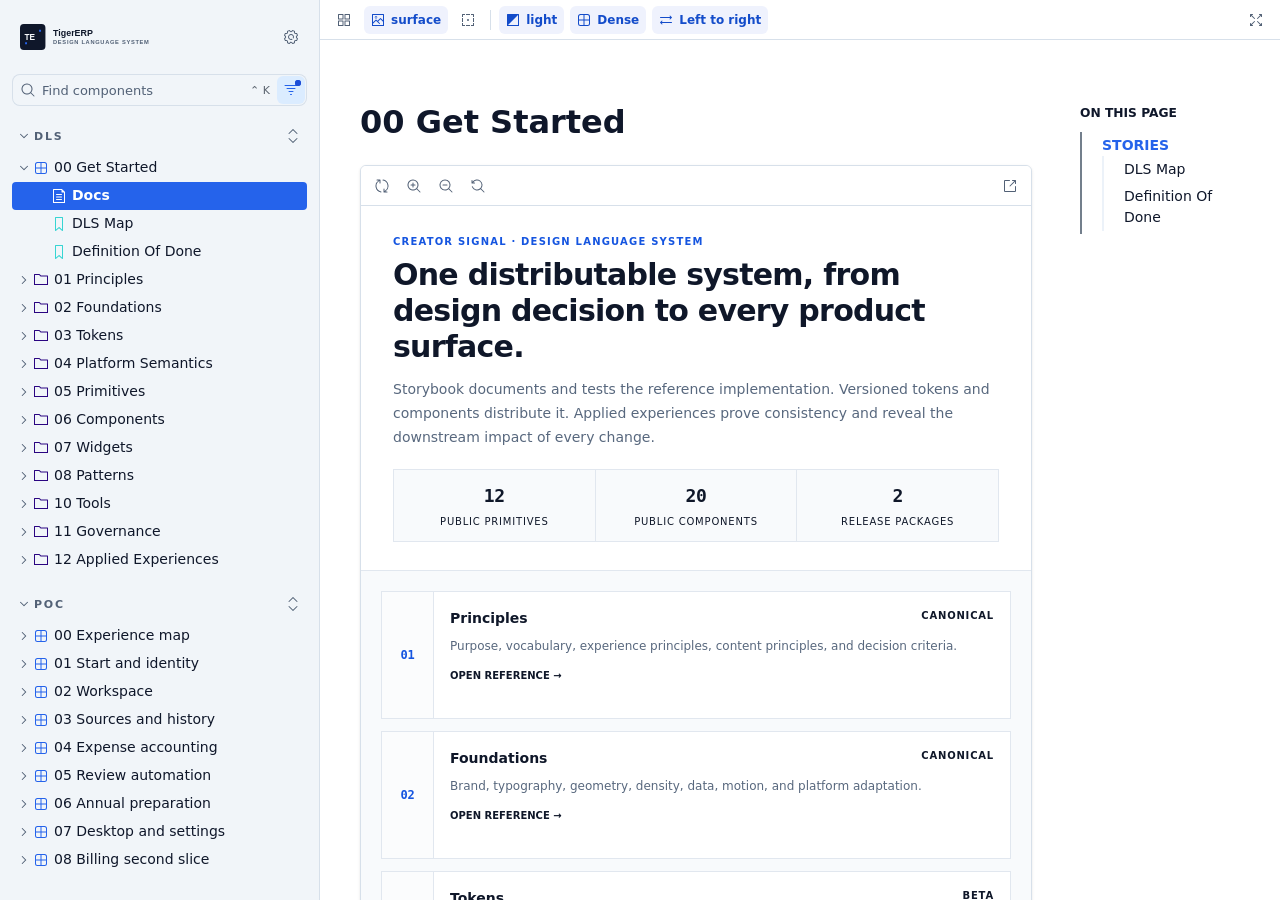
<file: index.html>
<!DOCTYPE html>
<html lang="en">
  <head>
    <meta charset="utf-8" />

    <title>storybook - Storybook</title>
    <meta name="viewport" content="width=device-width, initial-scale=1" />

    
    <link rel="icon" type="image/svg+xml" href="./favicon.svg" />
    
    <style>
      @font-face {
        font-family: 'Nunito Sans';
        font-style: normal;
        font-weight: 400;
        font-display: swap;
        src: url('./sb-common-assets/nunito-sans-regular.woff2') format('woff2');
      }

      @font-face {
        font-family: 'Nunito Sans';
        font-style: italic;
        font-weight: 400;
        font-display: swap;
        src: url('./sb-common-assets/nunito-sans-italic.woff2') format('woff2');
      }

      @font-face {
        font-family: 'Nunito Sans';
        font-style: normal;
        font-weight: 700;
        font-display: swap;
        src: url('./sb-common-assets/nunito-sans-bold.woff2') format('woff2');
      }

      @font-face {
        font-family: 'Nunito Sans';
        font-style: italic;
        font-weight: 700;
        font-display: swap;
        src: url('./sb-common-assets/nunito-sans-bold-italic.woff2') format('woff2');
      }
    </style>

    <link href="./sb-manager/runtime.js" rel="modulepreload" />

    
    <link href="./sb-addons/storybook-core-server-presets-0/common-manager-bundle.js" rel="modulepreload" />
    
    <link href="./sb-addons/a11y-1/manager-bundle.js" rel="modulepreload" />
    
    <link href="./sb-addons/docs-2/manager-bundle.js" rel="modulepreload" />
    
    <link href="./sb-addons/vitest-3/manager-bundle.js" rel="modulepreload" />
    
    <link href="./sb-addons/storybook-4/manager-bundle.js" rel="modulepreload" />
       

    <style>
      #storybook-root[hidden] {
        display: none !important;
      }
    </style>

    
  </head>
  <body>
    <div id="root"></div>

    
    <script>
      
        
          window['FEATURES'] = {
  "actions": true,
  "argTypeTargetsV7": true,
  "babelRemoveBugfixes": false,
  "backgrounds": true,
  "changeDetection": true,
  "componentsManifest": false,
  "controls": true,
  "disallowImplicitActionsInRenderV8": true,
  "highlight": true,
  "interactions": true,
  "legacyDecoratorFileOrder": false,
  "measure": true,
  "outline": true,
  "menuOnboardingChecklist": true,
  "sidebarOnboardingChecklist": true,
  "viewport": true
};
        
      
        
          window['REFS'] = {};
        
      
        
          window['LOGLEVEL'] = "info";
        
      
        
          window['DOCS_OPTIONS'] = {
  "defaultName": "Docs"
};
        
      
        
          window['CONFIG_TYPE'] = "PRODUCTION";
        
      
        
          window['DOCGEN_STORY_PREPARED'] = false;
        
      
        
      
        
      
        
          window['TAGS_OPTIONS'] = {
  "canonical": {},
  "candidate": {},
  "reserved": {
    "defaultFilterSelection": "exclude"
  },
  "deprecated": {
    "defaultFilterSelection": "exclude"
  },
  "beta": {},
  "native-html": {},
  "tokens": {},
  "primitive": {},
  "component": {},
  "widget": {},
  "experience-block": {},
  "product-surface": {},
  "tooling": {}
};
        
      
        
          window['STORYBOOK_BUILDER'] = "vite";
        
      
        
          window['STORYBOOK_FRAMEWORK'] = "react-vite";
        
      
        
          window['STORYBOOK_RENDERER'] = "react";
        
      
        
      
    </script>
    

    <script type="module">
      import './sb-manager/globals-runtime.js';

      
        import './sb-addons/storybook-core-server-presets-0/common-manager-bundle.js';
      
        import './sb-addons/a11y-1/manager-bundle.js';
      
        import './sb-addons/docs-2/manager-bundle.js';
      
        import './sb-addons/vitest-3/manager-bundle.js';
      
        import './sb-addons/storybook-4/manager-bundle.js';
      

      import './sb-manager/runtime.js';
    </script>
  </body>
</html>
</file>
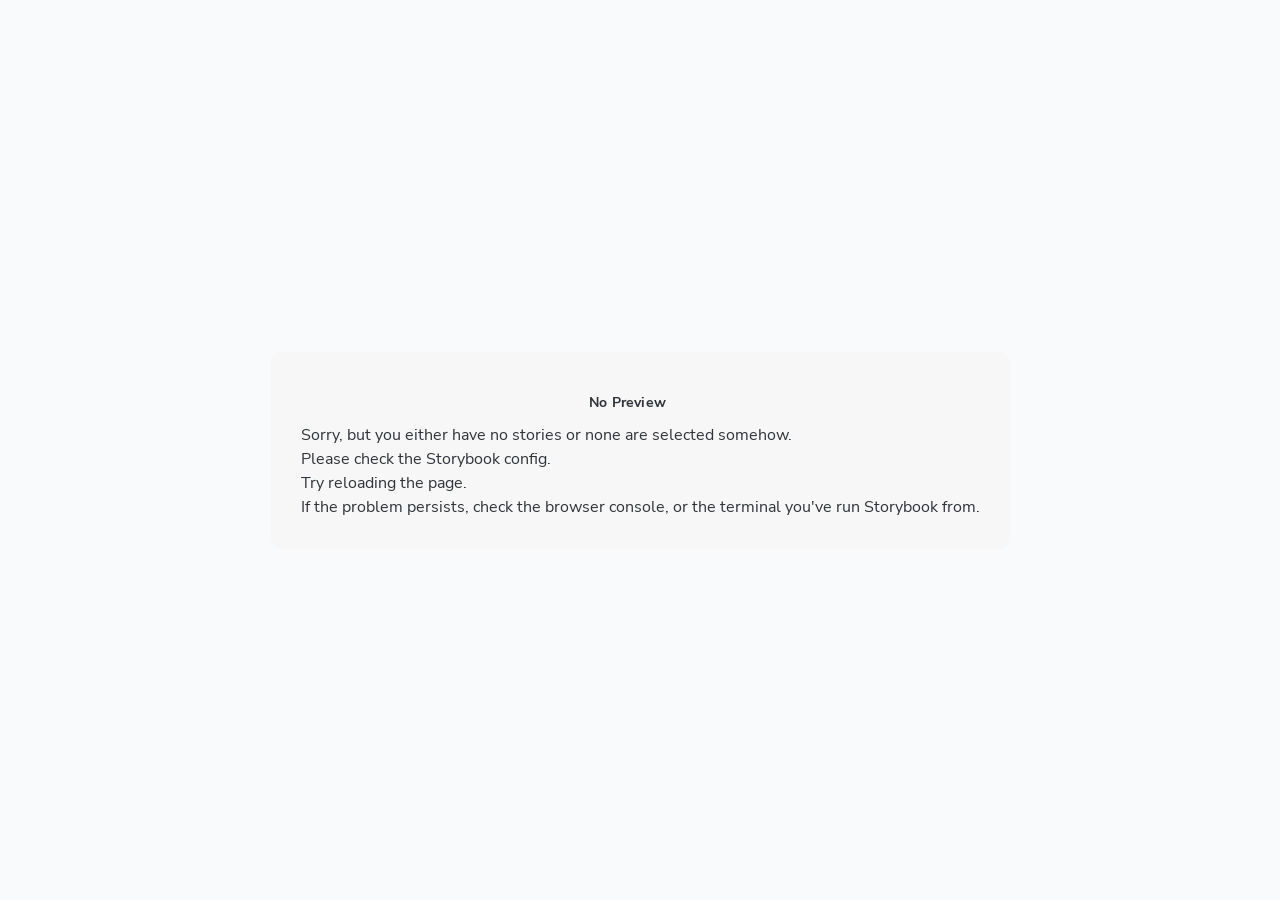
<file: iframe.html>
<!doctype html>
<!--suppress HtmlUnknownTarget -->
<html lang="en">
  <head><script type="module" src="./vite-inject-mocker-entry.js"></script>
    <meta charset="utf-8" />
    <title>Storybook</title>
    <meta name="viewport" content="width=device-width, initial-scale=1" />

    <style>
      @font-face {
        font-family: 'Nunito Sans';
        font-style: normal;
        font-weight: 400;
        font-display: swap;
        src: url('./sb-common-assets/nunito-sans-regular.woff2') format('woff2');
      }

      @font-face {
        font-family: 'Nunito Sans';
        font-style: italic;
        font-weight: 400;
        font-display: swap;
        src: url('./sb-common-assets/nunito-sans-italic.woff2') format('woff2');
      }

      @font-face {
        font-family: 'Nunito Sans';
        font-style: normal;
        font-weight: 700;
        font-display: swap;
        src: url('./sb-common-assets/nunito-sans-bold.woff2') format('woff2');
      }

      @font-face {
        font-family: 'Nunito Sans';
        font-style: italic;
        font-weight: 700;
        font-display: swap;
        src: url('./sb-common-assets/nunito-sans-bold-italic.woff2') format('woff2');
      }
    </style>

    <script>
      window.CONFIG_TYPE = 'PRODUCTION';
      window.LOGLEVEL = 'info';
      window.FRAMEWORK_OPTIONS = {};
      window.CHANNEL_OPTIONS = {};
      window.FEATURES = {"actions":true,"argTypeTargetsV7":true,"babelRemoveBugfixes":false,"backgrounds":true,"changeDetection":true,"componentsManifest":false,"controls":true,"disallowImplicitActionsInRenderV8":true,"highlight":true,"interactions":true,"legacyDecoratorFileOrder":false,"measure":true,"outline":true,"menuOnboardingChecklist":true,"sidebarOnboardingChecklist":true,"viewport":true};
      window.STORIES = [{"titlePrefix":"","directory":"./src","files":"**/*.mdx","importPathMatcher":"^\\.[\\\\/](?:src(?:[\\\\/](?!\\.)(?:(?:(?!(?:^|[\\\\/])\\.).)*?)[\\\\/]|[\\\\/]|$)(?!\\.)(?=.)[^\\\\/]*?\\.mdx)$"},{"titlePrefix":"","directory":"./src","files":"**/*.stories.@(js|jsx|mjs|ts|tsx)","importPathMatcher":"^\\.[\\\\/](?:src(?:[\\\\/](?!\\.)(?:(?:(?!(?:^|[\\\\/])\\.).)*?)[\\\\/]|[\\\\/]|$)(?!\\.)(?=.)[^\\\\/]*?\\.stories\\.(js|jsx|mjs|ts|tsx))$"}];
      window.DOCS_OPTIONS = {"defaultName":"Docs"};
      window.TAGS_OPTIONS = {"canonical":{},"candidate":{},"reserved":{"defaultFilterSelection":"exclude"},"deprecated":{"defaultFilterSelection":"exclude"},"beta":{},"native-html":{},"tokens":{},"primitive":{},"component":{},"widget":{},"experience-block":{},"product-surface":{},"tooling":{}};

      

      // We do this so that "module && module.hot" etc. in Storybook source code
      // doesn't fail (it will simply be disabled)
      window.module = undefined;
      window.global = window;
    </script>
    <base target="_parent" />

<style>
  /* While we aren't showing the main block yet, but still preparing, we want everything the user has rendered, which may or may not be in #storybook-root, to be display none */
  .sb-show-preparing-story:not(.sb-show-main) > :not(.sb-preparing-story) {
    display: none;
  }

  .sb-show-preparing-docs:not(.sb-show-main) > :not(.sb-preparing-docs) {
    display: none;
  }

  /* Hide our own blocks when we aren't supposed to be showing them */
  :not(.sb-show-preparing-story) > .sb-preparing-story,
  :not(.sb-show-preparing-docs) > .sb-preparing-docs,
  :not(.sb-show-nopreview) > .sb-nopreview,
  :not(.sb-show-errordisplay) > .sb-errordisplay {
    display: none;
  }

  .sb-show-main.sb-main-centered {
    margin: 0;
    display: flex;
    align-items: center;
    min-height: 100vh;
  }

  .sb-show-main.sb-main-centered #storybook-root {
    box-sizing: border-box;
    margin: auto;
    padding: 1rem;
    max-height: 100%;
    /* Hack for centering correctly in IE11 */
  }

  /* Vertical centering fix for IE11 */
  @media screen and (-ms-high-contrast: none), (-ms-high-contrast: active) {
    .sb-show-main.sb-main-centered:after {
      content: '';
      min-height: inherit;
      font-size: 0;
    }
  }

  .sb-show-main.sb-main-fullscreen {
    margin: 0;
    padding: 0;
    display: block;
  }

  .sb-show-main.sb-main-padded {
    margin: 0;
    padding: 1rem;
    display: block;
    box-sizing: border-box;
  }

  .sb-wrapper {
    position: fixed;
    top: 0;
    bottom: 0;
    left: 0;
    right: 0;
    box-sizing: border-box;

    padding: 40px;
    font-family:
      'Nunito Sans',
      -apple-system,
      '.SFNSText-Regular',
      'San Francisco',
      BlinkMacSystemFont,
      'Segoe UI',
      'Helvetica Neue',
      Helvetica,
      Arial,
      sans-serif;
    -webkit-font-smoothing: antialiased;
    overflow: auto;
  }

  @media (max-width: 700px) {
    .sb-wrapper {
      padding: 20px;
    }
  }

  @media (max-width: 500px) {
    .sb-wrapper {
      padding: 10px;
    }
  }

  .sb-heading {
    font-size: 14px;
    font-weight: 600;
    letter-spacing: 0.2px;
    margin: 10px 0;
    padding-right: 25px;
  }

  .sb-nopreview {
    display: flex;
    align-content: center;
    justify-content: center;
    box-sizing: border-box;
  }

  .sb-nopreview_main {
    margin: auto;
    padding: 30px;
    border-radius: 10px;
    background: rgb(247, 247, 247);
    color: rgb(46, 52, 56);
  }

  .sb-nopreview_main * {
    background: rgb(247, 247, 247);
    color: rgb(46, 52, 56);
  }

  .sb-nopreview_heading {
    text-align: center;
  }

  .sb-errordisplay {
    background: #f6f9fc;
    color: black;
    z-index: 999999;
    width: 100vw;
    min-height: 100vh;
    box-sizing: border-box;
  }

  .sb-errordisplay_main {
    margin: auto;
    padding: 24px;
    display: flex;
    box-sizing: border-box;

    flex-direction: column;
    min-height: 100%;
    width: 100%;
    border-radius: 6px;
    background: white;
    color: black;
    border: 1px solid #ff0000;
    box-shadow: 0 0 64px rgba(0, 0, 0, 0.1);
    gap: 24px;
  }

  .sb-errordisplay_main ol {
    padding-left: 18px;
    margin: 0;
  }

  /* Redefine colors to ensure readability regardless of user-provided * selectors. */
  .sb-errordisplay_main * {
    background: white;
    color: black;
  }

  /* Exclude error code block from the universal reset to preserve ANSI colors and dark theme */
  .sb-errordisplay_main .sb-errordisplay_code,
  .sb-errordisplay_main .sb-errordisplay_code * {
    background: #242424;
    color: #c6c6c6;
  }

  .sb-errordisplay_main h1 {
    font-family: inherit;
    font-size: 22px;
    font-weight: 400;
    line-height: 30px;
    margin: 0;
  }

  .sb-errordisplay_main h1::before {
    content: '';
    display: inline-block;
    width: 12px;
    height: 12px;
    background: #ff4400;
    border-radius: 50%;
    margin-right: 8px;
  }

  .sb-errordisplay_main p,
  .sb-errordisplay_main ol {
    font-family: inherit;
    font-size: 14px;
    font-weight: 400;
    line-height: 19px;
    margin: 0;
  }

  .sb-errordisplay_main li + li {
    margin: 0;
    padding: 0;
    padding-top: 12px;
  }

  .sb-errordisplay_main a {
    color: currentColor;
  }

  .sb-errordisplay_main .sb-errordisplay_code {
    padding: 10px;
    flex: 1;
    background: #242424;
    color: #c6c6c6;
    box-sizing: border-box;

    font-size: 14px;
    font-weight: 400;
    line-height: 19px;
    border-radius: 4px;

    font-family:
      'Operator Mono', 'Fira Code Retina', 'Fira Code', 'FiraCode-Retina', 'Andale Mono',
      'Lucida Console', Consolas, Monaco, monospace;
    margin: 0;
    overflow: auto;
  }

  .sb-errordisplay_main .sb-errordisplay_code code {
    background-color: inherit;
    color: inherit;
  }

  .sb-errordisplay_main .sb-errordisplay_code {
    white-space: pre-wrap;
  }

  @-webkit-keyframes sb-rotate360 {
    from {
      transform: rotate(0deg);
    }

    to {
      transform: rotate(360deg);
    }
  }

  @keyframes sb-rotate360 {
    from {
      transform: rotate(0deg);
    }

    to {
      transform: rotate(360deg);
    }
  }

  @-webkit-keyframes sb-glow {
    0%,
    100% {
      opacity: 1;
    }

    50% {
      opacity: 0.4;
    }
  }

  @keyframes sb-glow {
    0%,
    100% {
      opacity: 1;
    }

    50% {
      opacity: 0.4;
    }
  }

  /* We display the preparing loaders *over* the rendering story */
  .sb-preparing-story,
  .sb-preparing-docs {
    background-color: white;
    /* Maximum possible z-index. It would be better to use stacking contexts to ensure it's always
    on top, but this isn't possible as it would require making CSS changes that could affect user code */
    z-index: 2147483647;
  }

  .sb-loader {
    -webkit-animation: sb-rotate360 0.7s linear infinite;
    animation: sb-rotate360 0.7s linear infinite;
    border-color: rgba(97, 97, 97, 0.29);
    border-radius: 50%;
    border-style: solid;
    border-top-color: #646464;
    border-width: 2px;
    display: inline-block;
    height: 32px;
    left: 50%;
    margin-left: -16px;
    margin-top: -16px;
    mix-blend-mode: difference;
    overflow: hidden;
    position: absolute;
    top: 50%;
    transition: all 200ms ease-out;
    vertical-align: top;
    width: 32px;
    z-index: 4;
  }

  .sb-previewBlock {
    background: #fff;
    border: 1px solid rgba(0, 0, 0, 0.1);
    border-radius: 4px;
    box-shadow: rgba(0, 0, 0, 0.1) 0 1px 3px 0;
    margin: 25px auto 40px;
    max-width: 600px;
  }

  .sb-previewBlock_header {
    align-items: center;
    box-shadow: rgba(0, 0, 0, 0.1) 0 -1px 0 0 inset;
    display: flex;
    gap: 14px;
    height: 40px;
    padding: 0 12px;
  }

  .sb-previewBlock_icon {
    -webkit-animation: sb-glow 1.5s ease-in-out infinite;
    animation: sb-glow 1.5s ease-in-out infinite;
    background: #e6e6e6;
    height: 14px;
    width: 14px;
  }

  .sb-previewBlock_icon:last-child {
    margin-left: auto;
  }

  .sb-previewBlock_body {
    -webkit-animation: sb-glow 1.5s ease-in-out infinite;
    animation: sb-glow 1.5s ease-in-out infinite;
    height: 182px;
    position: relative;
  }

  .sb-argstableBlock {
    border-collapse: collapse;
    border-spacing: 0;
    font-size: 13px;
    line-height: 20px;
    margin: 25px auto 40px;
    max-width: 600px;
    text-align: left;
    width: 100%;
  }

  .sb-argstableBlock th:first-of-type,
  .sb-argstableBlock td:first-of-type {
    padding-left: 20px;
  }

  .sb-argstableBlock th:nth-of-type(2),
  .sb-argstableBlock td:nth-of-type(2) {
    width: 35%;
  }

  .sb-argstableBlock th:nth-of-type(3),
  .sb-argstableBlock td:nth-of-type(3) {
    width: 15%;
  }

  .sb-argstableBlock th:last-of-type,
  .sb-argstableBlock td:last-of-type {
    width: 25%;
    padding-right: 20px;
  }

  .sb-argstableBlock th span,
  .sb-argstableBlock td span {
    -webkit-animation: sb-glow 1.5s ease-in-out infinite;
    animation: sb-glow 1.5s ease-in-out infinite;
    background-color: rgba(0, 0, 0, 0.1);
    border-radius: 0;
    box-shadow: none;
    color: transparent;
  }

  .sb-argstableBlock th {
    padding: 10px 15px;
  }

  .sb-argstableBlock-body {
    border-radius: 4px;
    box-shadow:
      rgba(0, 0, 0, 0.1) 0 1px 3px 1px,
      rgba(0, 0, 0, 0.065) 0 0 0 1px;
  }

  .sb-argstableBlock-body tr {
    background: transparent;
    overflow: hidden;
  }

  .sb-argstableBlock-body tr:not(:first-child) {
    border-top: 1px solid #e6e6e6;
  }

  .sb-argstableBlock-body tr:first-child td:first-child {
    border-top-left-radius: 4px;
  }

  .sb-argstableBlock-body tr:first-child td:last-child {
    border-top-right-radius: 4px;
  }

  .sb-argstableBlock-body tr:last-child td:first-child {
    border-bottom-left-radius: 4px;
  }

  .sb-argstableBlock-body tr:last-child td:last-child {
    border-bottom-right-radius: 4px;
  }

  .sb-argstableBlock-body td {
    background: #fff;
    padding-bottom: 10px;
    padding-top: 10px;
    vertical-align: top;
  }

  .sb-argstableBlock-body td:not(:first-of-type) {
    padding-left: 15px;
    padding-right: 15px;
  }

  .sb-argstableBlock-body button {
    -webkit-animation: sb-glow 1.5s ease-in-out infinite;
    animation: sb-glow 1.5s ease-in-out infinite;
    background-color: rgba(0, 0, 0, 0.1);
    border: 0;
    border-radius: 0;
    box-shadow: none;
    color: transparent;
    display: inline;
    font-size: 12px;
    line-height: 1;
    padding: 10px 16px;
  }

  .sb-argstableBlock-summary {
    margin-top: 4px;
  }

  .sb-argstableBlock-code {
    margin-right: 4px;
    margin-bottom: 4px;
    padding: 2px 5px;
  }

  .sb-sr-only,
  .sb-hidden-until-focus:not(:focus) {
    position: absolute;
    width: 1px;
    height: 1px;
    padding: 0px;
    margin: -1px;
    overflow: hidden;
    clip: rect(0, 0, 0, 0);
    border: none;
  }

  .sb-hidden-until-focus {
    opacity: 0;
    transition: opacity 150ms ease-out;
  }

  .sb-hidden-until-focus:focus {
    opacity: 1;
  }
</style>

<script>
  /* globals window */
  try {
    if (window.top !== window) {
      window.__REACT_DEVTOOLS_GLOBAL_HOOK__ = window.top.__REACT_DEVTOOLS_GLOBAL_HOOK__;
      window.__VUE_DEVTOOLS_GLOBAL_HOOK__ = window.top.__VUE_DEVTOOLS_GLOBAL_HOOK__;
      window.top.__VUE_DEVTOOLS_CONTEXT__ = window.document;
    }
  } catch (e) {
    // eslint-disable-next-line no-console
    console.warn('unable to connect to top frame for connecting dev tools');
  }
</script>

    <script type="module" crossorigin src="./assets/iframe-C0m-lKQZ.js"></script>
    <link rel="modulepreload" crossorigin href="./assets/preload-helper-PPVm8Dsz.js">
    <link rel="stylesheet" crossorigin href="./assets/iframe-CKoTh8Fh.css">
  </head>

  <body>
    <div class="sb-preparing-story sb-wrapper">
  <div class="sb-loader"></div>
</div>

<div class="sb-preparing-docs sb-wrapper">
  <div class="sb-previewBlock">
    <div class="sb-previewBlock_header">
      <div class="sb-previewBlock_icon"></div>
      <div class="sb-previewBlock_icon"></div>
      <div class="sb-previewBlock_icon"></div>
      <div class="sb-previewBlock_icon"></div>
    </div>
    <div class="sb-previewBlock_body">
      <div class="sb-loader"></div>
    </div>
  </div>
  <table aria-hidden="true" class="sb-argstableBlock">
    <thead class="sb-argstableBlock-head">
      <tr>
        <th><span>Name</span></th>
        <th><span>Description</span></th>
        <th><span>Default</span></th>
        <th><span>Control </span></th>
      </tr>
    </thead>
    <tbody class="sb-argstableBlock-body">
      <tr>
        <td><span>propertyName</span><span title="Required">*</span></td>
        <td>
          <div><span>This is a short description</span></div>
          <div class="sb-argstableBlock-summary">
            <div><span class="sb-argstableBlock-code">summary</span></div>
          </div>
        </td>
        <td>
          <div><span class="sb-argstableBlock-code">defaultValue</span></div>
        </td>
        <td><button>Set string</button></td>
      </tr>
      <tr>
        <td><span>propertyName</span><span>*</span></td>
        <td>
          <div><span>This is a short description</span></div>
          <div class="sb-argstableBlock-summary">
            <div><span class="sb-argstableBlock-code">summary</span></div>
          </div>
        </td>
        <td>
          <div><span class="sb-argstableBlock-code">defaultValue</span></div>
        </td>
        <td><button>Set string</button></td>
      </tr>
      <tr>
        <td><span>propertyName</span><span>*</span></td>
        <td>
          <div><span>This is a short description</span></div>
          <div class="sb-argstableBlock-summary">
            <div><span class="sb-argstableBlock-code">summary</span></div>
          </div>
        </td>
        <td>
          <div><span class="sb-argstableBlock-code">defaultValue</span></div>
        </td>
        <td><button>Set string</button></td>
      </tr>
    </tbody>
  </table>
</div>

<div class="sb-nopreview sb-wrapper">
  <div class="sb-nopreview_main">
    <h1 class="sb-nopreview_heading sb-heading">No Preview</h1>
    <p>Sorry, but you either have no stories or none are selected somehow.</p>
    <ul>
      <li>Please check the Storybook config.</li>
      <li>Try reloading the page.</li>
    </ul>
    <p>
      If the problem persists, check the browser console, or the terminal you've run Storybook from.
    </p>
  </div>
</div>

<div class="sb-errordisplay sb-wrapper">
  <div class="sb-errordisplay_main">
    <h1 id="error-message"></h1>
    <p>
      The component failed to render properly, likely due to a configuration issue in Storybook.
      Here are some common causes and how you can address them:
    </p>
    <ol>
      <li>
        <strong>Missing Context/Providers</strong>: You can use decorators to supply specific
        contexts or providers, which are sometimes necessary for components to render correctly. For
        detailed instructions on using decorators, please visit the
        <a href="https://storybook.js.org/docs/writing-stories/decorators"
          >Decorators documentation</a
        >.
      </li>
      <li>
        <strong>Misconfigured Webpack or Vite</strong>: Verify that Storybook picks up all necessary
        settings for loaders, plugins, and other relevant parameters. You can find step-by-step
        guides for configuring
        <a href="https://storybook.js.org/docs/builders/webpack">Webpack</a> or
        <a href="https://storybook.js.org/docs/builders/vite">Vite</a>
        with Storybook.
      </li>
      <li>
        <strong>Missing Environment Variables</strong>: Your Storybook may require specific
        environment variables to function as intended. You can set up custom environment variables
        as outlined in the
        <a href="https://storybook.js.org/docs/configure/environment-variables"
          >Environment Variables documentation</a
        >.
      </li>
    </ol>
    <pre class="sb-errordisplay_code"><code id="error-stack"></code></pre>
  </div>
</div>

    <div id="storybook-root"></div>
    <div id="storybook-docs"></div>
    <script>
      function __onViteAppLoadingError(event) {
        const hostname = globalThis.location.hostname;
        if (hostname !== 'localhost' && globalThis.CONFIG_TYPE === 'DEVELOPMENT') {
          const message = `Failed to load the Storybook preview file 'vite-app.js':

      It looks like you're visiting the Storybook development server on another hostname than localhost: '${hostname}', but you haven't configured the necessary security features to support this.
      Please re-run your Storybook development server with the '--host ${hostname}' flag, or manually configure your Vite allowedHosts configuration with viteFinal.

      See:`;
          const docs = [
            'https://storybook.js.org/docs/api/cli-options#dev',
            'https://storybook.js.org/docs/api/main-config/main-config-vite-final',
            'https://vite.dev/config/server-options.html#server-allowedhosts',
          ];
          console.error(`${message}\n${docs.map((doc) => `- ${doc}`).join('\n')}`);

          document.getElementById('storybook-root').innerHTML =
            `<p style="color: red; max-width: 70ch">${message.replaceAll(
              '\n',
              '<br/>'
            )}<ul>${docs.map((doc) => `<li><a href='${doc}' target='_blank'>${doc}</a></li>`).join('')}</ul></p>`;
          return;
        }
      }
    </script>
  </body>
</html>
</file>
<file: assets/iframe-CKoTh8Fh.css>
:root,[data-theme=light]{--ui-canvas-background: 210 40% 98%;--ui-surface-panel: 0 0% 100%;--ui-border-subtle: 214 32% 91%;--foreground: 222 47% 11%;--muted-foreground: 215 18% 42%;--muted: 210 25% 96%;--accent: 210 25% 94%;--primary: 222 47% 15%;--primary-foreground: 210 40% 98%;--ring: 221 83% 53%;--financial-credit-asset: 142 72% 29%;--financial-debit-liability: 0 74% 42%;--financial-suspense-draft: 32 94% 32%;--financial-audit-system: 221 83% 48%;--font-sans-interface: Inter, ui-sans-serif, system-ui, -apple-system, BlinkMacSystemFont, Segoe UI, sans-serif;--font-mono-ledger: JetBrains Mono, SFMono-Regular, Cascadia Code, Roboto Mono, Consolas, monospace;--height-row-dense: 2rem;--height-row-standard: 2.5rem;--spatial-radius-strict: .375rem;--space-050: .125rem;--space-100: .25rem;--space-200: .5rem;--space-300: .75rem;--space-400: 1rem;--space-600: 1.5rem;--motion-duration-fast: .1s;--motion-duration-standard: .18s;--motion-easing-standard: cubic-bezier(.2, 0, 0, 1);--background: var(--ui-canvas-background);--card: var(--ui-surface-panel);--card-foreground: var(--foreground);--popover: var(--ui-surface-panel);--popover-foreground: var(--foreground);--secondary: var(--muted);--secondary-foreground: var(--foreground);--accent-foreground: var(--foreground);--border: var(--ui-border-subtle);--input: var(--ui-border-subtle);--success: var(--financial-credit-asset);--success-foreground: 0 0% 100%;--success-muted: 138 76% 97%;--destructive: var(--financial-debit-liability);--destructive-foreground: 0 0% 100%;--destructive-muted: 0 86% 97%;--warning: var(--financial-suspense-draft);--warning-foreground: 28 55% 14%;--warning-muted: 48 96% 95%;--info: var(--financial-audit-system);--info-foreground: 0 0% 100%;--info-muted: 214 95% 97%;--shadow: 222 47% 11%;--radius: var(--spatial-radius-strict)}.dark,[data-theme=dark]{--ui-canvas-background: 222 47% 8%;--ui-surface-panel: 222 38% 11%;--ui-border-subtle: 217 26% 22%;--foreground: 210 40% 96%;--muted-foreground: 215 20% 65%;--muted: 217 28% 17%;--accent: 217 28% 21%;--primary: 210 40% 96%;--primary-foreground: 222 47% 11%;--ring: 213 94% 68%;--financial-credit-asset: 152 59% 47%;--financial-debit-liability: 0 84% 66%;--financial-suspense-draft: 42 96% 56%;--financial-audit-system: 207 94% 66%;--font-sans-interface: Inter, ui-sans-serif, system-ui, -apple-system, BlinkMacSystemFont, Segoe UI, sans-serif;--font-mono-ledger: JetBrains Mono, SFMono-Regular, Cascadia Code, Roboto Mono, Consolas, monospace;--height-row-dense: 2rem;--height-row-standard: 2.5rem;--spatial-radius-strict: .375rem;--space-050: .125rem;--space-100: .25rem;--space-200: .5rem;--space-300: .75rem;--space-400: 1rem;--space-600: 1.5rem;--motion-duration-fast: .1s;--motion-duration-standard: .18s;--motion-easing-standard: cubic-bezier(.2, 0, 0, 1);--background: var(--ui-canvas-background);--card: var(--ui-surface-panel);--card-foreground: var(--foreground);--popover: var(--ui-surface-panel);--popover-foreground: var(--foreground);--secondary: var(--muted);--secondary-foreground: var(--foreground);--accent-foreground: var(--foreground);--border: var(--ui-border-subtle);--input: var(--ui-border-subtle);--success: var(--financial-credit-asset);--success-foreground: 0 0% 100%;--success-muted: 138 76% 97%;--destructive: var(--financial-debit-liability);--destructive-foreground: 0 0% 100%;--destructive-muted: 0 86% 97%;--warning: var(--financial-suspense-draft);--warning-foreground: 28 55% 14%;--warning-muted: 48 96% 95%;--info: var(--financial-audit-system);--info-foreground: 0 0% 100%;--info-muted: 214 95% 97%;--shadow: 222 47% 11%;--radius: var(--spatial-radius-strict);--success-foreground: 152 80% 10%;--success-muted: 152 35% 16%;--destructive-muted: 0 38% 18%;--warning-foreground: 42 90% 12%;--warning-muted: 38 42% 18%;--info-foreground: 207 80% 12%;--info-muted: 211 43% 18%;--shadow: 0 0% 0%}[data-contrast=high]{--ui-canvas-background: 0 0% 0%;--ui-surface-panel: 0 0% 0%;--ui-border-subtle: 0 0% 100%;--foreground: 0 0% 100%;--muted-foreground: 0 0% 100%;--muted: 0 0% 0%;--accent: 0 0% 0%;--primary: 0 0% 100%;--primary-foreground: 0 0% 0%;--ring: 60 100% 50%;--financial-credit-asset: 120 100% 50%;--financial-debit-liability: 0 100% 60%;--financial-suspense-draft: 54 100% 50%;--financial-audit-system: 195 100% 50%;--font-sans-interface: Inter, ui-sans-serif, system-ui, sans-serif;--font-mono-ledger: JetBrains Mono, Consolas, monospace;--height-row-dense: 2rem;--height-row-standard: 2.5rem;--spatial-radius-strict: 0;--space-050: .125rem;--space-100: .25rem;--space-200: .5rem;--space-300: .75rem;--space-400: 1rem;--space-600: 1.5rem;--motion-duration-fast: 0ms;--motion-duration-standard: 0ms;--motion-easing-standard: linear;--background: var(--ui-canvas-background);--card: var(--ui-surface-panel);--card-foreground: var(--foreground);--popover: var(--ui-surface-panel);--popover-foreground: var(--foreground);--secondary: var(--muted);--secondary-foreground: var(--foreground);--accent-foreground: var(--foreground);--border: var(--ui-border-subtle);--input: var(--ui-border-subtle);--success: var(--financial-credit-asset);--success-foreground: 0 0% 100%;--success-muted: 138 76% 97%;--destructive: var(--financial-debit-liability);--destructive-foreground: 0 0% 100%;--destructive-muted: 0 86% 97%;--warning: var(--financial-suspense-draft);--warning-foreground: 28 55% 14%;--warning-muted: 48 96% 95%;--info: var(--financial-audit-system);--info-foreground: 0 0% 100%;--info-muted: 214 95% 97%;--shadow: 222 47% 11%;--radius: var(--spatial-radius-strict);--success-foreground: 0 0% 0%;--success-muted: 0 0% 0%;--destructive-foreground: 0 0% 0%;--destructive-muted: 0 0% 0%;--warning-foreground: 0 0% 0%;--warning-muted: 0 0% 0%;--info-foreground: 0 0% 0%;--info-muted: 0 0% 0%;--shadow: 0 0% 0%}@media(prefers-reduced-motion:reduce){:root{--motion-duration-fast: 0ms;--motion-duration-standard: 0ms}}@layer properties{@supports (((-webkit-hyphens:none)) and (not (margin-trim:inline))) or ((-moz-orient:inline) and (not (color:rgb(from red r g b)))){*,:before,:after,::backdrop{--tw-translate-x:0;--tw-translate-y:0;--tw-translate-z:0;--tw-space-y-reverse:0;--tw-divide-y-reverse:0;--tw-border-style:solid;--tw-leading:initial;--tw-font-weight:initial;--tw-tracking:initial;--tw-ordinal:initial;--tw-slashed-zero:initial;--tw-numeric-figure:initial;--tw-numeric-spacing:initial;--tw-numeric-fraction:initial;--tw-shadow:0 0 #0000;--tw-shadow-color:initial;--tw-shadow-alpha:100%;--tw-inset-shadow:0 0 #0000;--tw-inset-shadow-color:initial;--tw-inset-shadow-alpha:100%;--tw-ring-color:initial;--tw-ring-shadow:0 0 #0000;--tw-inset-ring-color:initial;--tw-inset-ring-shadow:0 0 #0000;--tw-ring-inset:initial;--tw-ring-offset-width:0px;--tw-ring-offset-color:#fff;--tw-ring-offset-shadow:0 0 #0000;--tw-outline-style:solid;--tw-blur:initial;--tw-brightness:initial;--tw-contrast:initial;--tw-grayscale:initial;--tw-hue-rotate:initial;--tw-invert:initial;--tw-opacity:initial;--tw-saturate:initial;--tw-sepia:initial;--tw-drop-shadow:initial;--tw-drop-shadow-color:initial;--tw-drop-shadow-alpha:100%;--tw-drop-shadow-size:initial;--tw-backdrop-blur:initial;--tw-backdrop-brightness:initial;--tw-backdrop-contrast:initial;--tw-backdrop-grayscale:initial;--tw-backdrop-hue-rotate:initial;--tw-backdrop-invert:initial;--tw-backdrop-opacity:initial;--tw-backdrop-saturate:initial;--tw-backdrop-sepia:initial;--tw-duration:initial;--tw-ease:initial}}}@layer theme{:root,:host{--color-white:#fff;--spacing:.25rem;--container-xs:20rem;--container-sm:24rem;--container-md:28rem;--container-lg:32rem;--container-xl:36rem;--container-2xl:42rem;--container-3xl:48rem;--container-4xl:56rem;--container-5xl:64rem;--container-6xl:72rem;--text-xs:.75rem;--text-xs--line-height:calc(1 / .75);--text-sm:.875rem;--text-sm--line-height:calc(1.25 / .875);--text-base:1rem;--text-base--line-height: 1.5 ;--text-lg:1.125rem;--text-lg--line-height:calc(1.75 / 1.125);--text-xl:1.25rem;--text-xl--line-height:calc(1.75 / 1.25);--text-2xl:1.5rem;--text-2xl--line-height:calc(2 / 1.5);--text-3xl:1.875rem;--text-3xl--line-height: 1.2 ;--font-weight-normal:400;--font-weight-medium:500;--font-weight-semibold:600;--font-weight-bold:700;--tracking-tight:-.025em;--tracking-wide:.025em;--tracking-widest:.1em;--ease-out:cubic-bezier(0, 0, .2, 1);--animate-spin:spin 1s linear infinite;--animate-pulse:pulse 2s cubic-bezier(.4, 0, .6, 1) infinite;--default-transition-duration:.15s;--default-transition-timing-function:cubic-bezier(.4, 0, .2, 1)}}@layer base,components;@layer utilities{.pointer-events-none{pointer-events:none}.visible{visibility:visible}.sr-only{clip-path:inset(50%);white-space:nowrap;border-width:0;width:1px;height:1px;margin:-1px;padding:0;position:absolute;overflow:hidden}.absolute{position:absolute}.fixed{position:fixed}.relative{position:relative}.sticky{position:sticky}.inset-0{inset:0}.inset-x-0{inset-inline:0}.inset-y-0{inset-block:0}.top-0{top:0}.top-1{top:var(--spacing)}.top-1\/2{top:50%}.top-3{top:calc(var(--spacing) * 3)}.top-8{top:calc(var(--spacing) * 8)}.top-9{top:calc(var(--spacing) * 9)}.top-10{top:calc(var(--spacing) * 10)}.top-\[46px\]{top:46px}.top-\[52px\]{top:52px}.top-full{top:100%}.right-0{right:0}.right-1{right:var(--spacing)}.right-2{right:calc(var(--spacing) * 2)}.right-4{right:calc(var(--spacing) * 4)}.bottom-0{bottom:0}.bottom-\[-0\.375rem\]{bottom:-.375rem}.bottom-full{bottom:100%}.left-0{left:0}.left-1{left:var(--spacing)}.left-1\/2{left:50%}.left-2{left:calc(var(--spacing) * 2)}.left-auto{left:auto}.z-10{z-index:10}.z-20{z-index:20}.z-30{z-index:30}.z-40{z-index:40}.z-50{z-index:50}.z-\[60\]{z-index:60}.z-\[65\]{z-index:65}.z-\[70\]{z-index:70}.order-3{order:3}.col-span-2{grid-column:span 2/span 2}.col-span-5{grid-column:span 5/span 5}.col-start-2{grid-column-start:2}.row-span-2{grid-row:span 2/span 2}.container{width:100%}@media(min-width:40rem){.container{max-width:40rem}}@media(min-width:48rem){.container{max-width:48rem}}@media(min-width:64rem){.container{max-width:64rem}}@media(min-width:80rem){.container{max-width:80rem}}@media(min-width:96rem){.container{max-width:96rem}}.m-0{margin:0}.m-auto{margin:auto}.container{margin-inline:auto;padding-inline:1.5rem}@media(min-width:40rem){.container{max-width:none}}@media(min-width:1440px){.container{max-width:1440px}}.mx-1{margin-inline:var(--spacing)}.mx-3{margin-inline:calc(var(--spacing) * 3)}.mx-auto{margin-inline:auto}.my-4{margin-block:calc(var(--spacing) * 4)}.mt-0\.5{margin-top:calc(var(--spacing) * .5)}.mt-1{margin-top:var(--spacing)}.mt-1\.5{margin-top:calc(var(--spacing) * 1.5)}.mt-2{margin-top:calc(var(--spacing) * 2)}.mt-3{margin-top:calc(var(--spacing) * 3)}.mt-4{margin-top:calc(var(--spacing) * 4)}.mt-5{margin-top:calc(var(--spacing) * 5)}.mt-6{margin-top:calc(var(--spacing) * 6)}.mt-8{margin-top:calc(var(--spacing) * 8)}.mt-auto{margin-top:auto}.mr-4{margin-right:calc(var(--spacing) * 4)}.mr-auto{margin-right:auto}.mb-0{margin-bottom:0}.mb-1{margin-bottom:var(--spacing)}.mb-1\.5{margin-bottom:calc(var(--spacing) * 1.5)}.mb-2{margin-bottom:calc(var(--spacing) * 2)}.mb-3{margin-bottom:calc(var(--spacing) * 3)}.mb-4{margin-bottom:calc(var(--spacing) * 4)}.mb-5{margin-bottom:calc(var(--spacing) * 5)}.ml-1{margin-left:var(--spacing)}.ml-2{margin-left:calc(var(--spacing) * 2)}.ml-3{margin-left:calc(var(--spacing) * 3)}.ml-auto{margin-left:auto}.block{display:block}.flex{display:flex}.grid{display:grid}.hidden{display:none}.inline{display:inline}.inline-block{display:inline-block}.inline-flex{display:inline-flex}.table{display:table}.size-1\.5{width:calc(var(--spacing) * 1.5);height:calc(var(--spacing) * 1.5)}.size-2\.5{width:calc(var(--spacing) * 2.5);height:calc(var(--spacing) * 2.5)}.size-3{width:calc(var(--spacing) * 3);height:calc(var(--spacing) * 3)}.size-3\.5{width:calc(var(--spacing) * 3.5);height:calc(var(--spacing) * 3.5)}.size-4{width:calc(var(--spacing) * 4);height:calc(var(--spacing) * 4)}.size-5{width:calc(var(--spacing) * 5);height:calc(var(--spacing) * 5)}.size-6{width:calc(var(--spacing) * 6);height:calc(var(--spacing) * 6)}.size-7{width:calc(var(--spacing) * 7);height:calc(var(--spacing) * 7)}.size-8{width:calc(var(--spacing) * 8);height:calc(var(--spacing) * 8)}.size-9{width:calc(var(--spacing) * 9);height:calc(var(--spacing) * 9)}.size-10{width:calc(var(--spacing) * 10);height:calc(var(--spacing) * 10)}.size-12{width:calc(var(--spacing) * 12);height:calc(var(--spacing) * 12)}.size-14{width:calc(var(--spacing) * 14);height:calc(var(--spacing) * 14)}.h-1\.5{height:calc(var(--spacing) * 1.5)}.h-2{height:calc(var(--spacing) * 2)}.h-3{height:calc(var(--spacing) * 3)}.h-5{height:calc(var(--spacing) * 5)}.h-6{height:calc(var(--spacing) * 6)}.h-7{height:calc(var(--spacing) * 7)}.h-8{height:calc(var(--spacing) * 8)}.h-9{height:calc(var(--spacing) * 9)}.h-10{height:calc(var(--spacing) * 10)}.h-11{height:calc(var(--spacing) * 11)}.h-12{height:calc(var(--spacing) * 12)}.h-16{height:calc(var(--spacing) * 16)}.h-24{height:calc(var(--spacing) * 24)}.h-32{height:calc(var(--spacing) * 32)}.h-\[52px\]{height:52px}.h-\[620px\]{height:620px}.h-\[680px\]{height:680px}.h-dvh{height:100dvh}.h-full{height:100%}.h-px{height:1px}.h-row-dense{height:var(--height-row-dense)}.h-row-standard{height:var(--height-row-standard)}.h-screen{height:100vh}.max-h-40{max-height:calc(var(--spacing) * 40)}.max-h-60{max-height:calc(var(--spacing) * 60)}.max-h-64{max-height:calc(var(--spacing) * 64)}.max-h-72{max-height:calc(var(--spacing) * 72)}.max-h-\[65dvh\]{max-height:65dvh}.max-h-\[360px\]{max-height:360px}.max-h-\[620px\]{max-height:620px}.max-h-\[min\(32rem\,70vh\)\]{max-height:min(32rem,70vh)}.max-h-dvh{max-height:100dvh}.min-h-0{min-height:0}.min-h-4{min-height:calc(var(--spacing) * 4)}.min-h-8{min-height:calc(var(--spacing) * 8)}.min-h-9{min-height:calc(var(--spacing) * 9)}.min-h-10{min-height:calc(var(--spacing) * 10)}.min-h-14{min-height:calc(var(--spacing) * 14)}.min-h-16{min-height:calc(var(--spacing) * 16)}.min-h-20{min-height:calc(var(--spacing) * 20)}.min-h-24{min-height:calc(var(--spacing) * 24)}.min-h-28{min-height:calc(var(--spacing) * 28)}.min-h-32{min-height:calc(var(--spacing) * 32)}.min-h-36{min-height:calc(var(--spacing) * 36)}.min-h-52{min-height:calc(var(--spacing) * 52)}.min-h-64{min-height:calc(var(--spacing) * 64)}.min-h-\[32rem\]{min-height:32rem}.min-h-\[36rem\]{min-height:36rem}.min-h-\[48px\]{min-height:48px}.min-h-\[52px\]{min-height:52px}.min-h-\[56px\]{min-height:56px}.min-h-\[58px\]{min-height:58px}.min-h-\[60px\]{min-height:60px}.min-h-\[64px\]{min-height:64px}.min-h-\[72px\]{min-height:72px}.min-h-\[76px\]{min-height:76px}.min-h-\[84px\]{min-height:84px}.min-h-\[92px\]{min-height:92px}.min-h-\[300px\]{min-height:300px}.min-h-\[400px\]{min-height:400px}.min-h-\[440px\]{min-height:440px}.min-h-\[520px\]{min-height:520px}.min-h-\[560px\]{min-height:560px}.min-h-\[620px\]{min-height:620px}.min-h-\[640px\]{min-height:640px}.min-h-full{min-height:100%}.min-h-row-dense{min-height:var(--height-row-dense)}.min-h-row-standard{min-height:var(--height-row-standard)}.min-h-screen{min-height:100vh}.w-1\/2{width:50%}.w-1\/4{width:25%}.w-3\/4{width:75%}.w-8{width:calc(var(--spacing) * 8)}.w-9{width:calc(var(--spacing) * 9)}.w-10{width:calc(var(--spacing) * 10)}.w-11{width:calc(var(--spacing) * 11)}.w-16{width:calc(var(--spacing) * 16)}.w-20{width:calc(var(--spacing) * 20)}.w-24{width:calc(var(--spacing) * 24)}.w-28{width:calc(var(--spacing) * 28)}.w-40{width:calc(var(--spacing) * 40)}.w-48{width:calc(var(--spacing) * 48)}.w-52{width:calc(var(--spacing) * 52)}.w-64{width:calc(var(--spacing) * 64)}.w-72{width:calc(var(--spacing) * 72)}.w-\[68px\]{width:68px}.w-\[82\%\]{width:82%}.w-\[90px\]{width:90px}.w-\[108px\]{width:108px}.w-\[132px\]{width:132px}.w-\[154px\]{width:154px}.w-\[178px\]{width:178px}.w-\[364px\]{width:364px}.w-\[min\(24rem\,100vw\)\]{width:min(24rem,100vw)}.w-\[min\(25rem\,100vw\)\]{width:min(25rem,100vw)}.w-\[min\(36rem\,calc\(100vw-2rem\)\)\]{width:min(36rem,100vw - 2rem)}.w-\[min\(40rem\,100vw\)\]{width:min(40rem,100vw)}.w-fit{width:fit-content}.w-full{width:100%}.w-max{width:max-content}.w-px{width:1px}.max-w-2xl{max-width:var(--container-2xl)}.max-w-3xl{max-width:var(--container-3xl)}.max-w-4xl{max-width:var(--container-4xl)}.max-w-5xl{max-width:var(--container-5xl)}.max-w-6xl{max-width:var(--container-6xl)}.max-w-60{max-width:calc(var(--spacing) * 60)}.max-w-64{max-width:calc(var(--spacing) * 64)}.max-w-72{max-width:calc(var(--spacing) * 72)}.max-w-\[14rem\]{max-width:14rem}.max-w-\[30rem\]{max-width:30rem}.max-w-\[1440px\]{max-width:1440px}.max-w-\[1500px\]{max-width:1500px}.max-w-\[1600px\]{max-width:1600px}.max-w-full{max-width:100%}.max-w-lg{max-width:var(--container-lg)}.max-w-md{max-width:var(--container-md)}.max-w-none{max-width:none}.max-w-sm{max-width:var(--container-sm)}.max-w-xl{max-width:var(--container-xl)}.max-w-xs{max-width:var(--container-xs)}.min-w-0{min-width:0}.min-w-3{min-width:calc(var(--spacing) * 3)}.min-w-24{min-width:calc(var(--spacing) * 24)}.min-w-28{min-width:calc(var(--spacing) * 28)}.min-w-36{min-width:calc(var(--spacing) * 36)}.min-w-40{min-width:calc(var(--spacing) * 40)}.min-w-44{min-width:calc(var(--spacing) * 44)}.min-w-\[9rem\]{min-width:9rem}.min-w-\[12rem\]{min-width:12rem}.min-w-\[48rem\]{min-width:48rem}.min-w-\[172px\]{min-width:172px}.min-w-\[180px\]{min-width:180px}.min-w-\[200px\]{min-width:200px}.min-w-\[210px\]{min-width:210px}.min-w-\[220px\]{min-width:220px}.min-w-\[240px\]{min-width:240px}.min-w-\[760px\]{min-width:760px}.min-w-\[820px\]{min-width:820px}.min-w-\[900px\]{min-width:900px}.min-w-\[960px\]{min-width:960px}.min-w-\[1000px\]{min-width:1000px}.min-w-\[1072px\]{min-width:1072px}.min-w-\[1120px\]{min-width:1120px}.min-w-max{min-width:max-content}.flex-1{flex:1}.shrink-0{flex-shrink:0}.table-fixed{table-layout:fixed}.border-collapse{border-collapse:collapse}.-translate-x-1\/2{--tw-translate-x: -50% ;translate:var(--tw-translate-x) var(--tw-translate-y)}.-translate-x-3{--tw-translate-x:calc(var(--spacing) * -3);translate:var(--tw-translate-x) var(--tw-translate-y)}.-translate-x-full{--tw-translate-x:-100%;translate:var(--tw-translate-x) var(--tw-translate-y)}.translate-x-0{--tw-translate-x:0px;translate:var(--tw-translate-x) var(--tw-translate-y)}.translate-x-4{--tw-translate-x:calc(var(--spacing) * 4);translate:var(--tw-translate-x) var(--tw-translate-y)}.-translate-y-1{--tw-translate-y:calc(var(--spacing) * -1);translate:var(--tw-translate-x) var(--tw-translate-y)}.-translate-y-1\/2{--tw-translate-y: -50% ;translate:var(--tw-translate-x) var(--tw-translate-y)}.rotate-180{rotate:180deg}.animate-pulse{animation:var(--animate-pulse)}.animate-spin{animation:var(--animate-spin)}.cursor-not-allowed{cursor:not-allowed}.cursor-pointer{cursor:pointer}.resize-none{resize:none}.resize-y{resize:vertical}.scrollbar-thin{scrollbar-width:thin}.list-none{list-style-type:none}.appearance-none{appearance:none}.grid-cols-1{grid-template-columns:repeat(1,minmax(0,1fr))}.grid-cols-2{grid-template-columns:repeat(2,minmax(0,1fr))}.grid-cols-3{grid-template-columns:repeat(3,minmax(0,1fr))}.grid-cols-4{grid-template-columns:repeat(4,minmax(0,1fr))}.grid-cols-12{grid-template-columns:repeat(12,minmax(0,1fr))}.grid-cols-\[0\.5rem_1fr_auto\]{grid-template-columns:.5rem 1fr auto}.grid-cols-\[1fr_1fr\]{grid-template-columns:1fr 1fr}.grid-cols-\[1fr_32px_1fr_90px\]{grid-template-columns:1fr 32px 1fr 90px}.grid-cols-\[1fr_80px_140px_130px_18px\]{grid-template-columns:1fr 80px 140px 130px 18px}.grid-cols-\[1fr_90px_72px\]{grid-template-columns:1fr 90px 72px}.grid-cols-\[1fr_104px\]{grid-template-columns:1fr 104px}.grid-cols-\[1fr_132px\]{grid-template-columns:1fr 132px}.grid-cols-\[1fr_auto\]{grid-template-columns:1fr auto}.grid-cols-\[1rem_1fr\]{grid-template-columns:1rem 1fr}.grid-cols-\[6\.5rem_minmax\(0\,1fr\)_8\.5rem\]{grid-template-columns:6.5rem minmax(0,1fr) 8.5rem}.grid-cols-\[8px_1fr\]{grid-template-columns:8px 1fr}.grid-cols-\[16px_1fr_72px\]{grid-template-columns:16px 1fr 72px}.grid-cols-\[36px_minmax\(0\,1fr\)\]{grid-template-columns:36px minmax(0,1fr)}.grid-cols-\[44px_1fr\]{grid-template-columns:44px 1fr}.grid-cols-\[52px_1fr\]{grid-template-columns:52px 1fr}.grid-cols-\[72px_92px_1fr\]{grid-template-columns:72px 92px 1fr}.grid-cols-\[90px_1fr_100px_90px\]{grid-template-columns:90px 1fr 100px 90px}.grid-cols-\[90px_1fr_110px\]{grid-template-columns:90px 1fr 110px}.grid-cols-\[100px_1fr_118px_118px\]{grid-template-columns:100px 1fr 118px 118px}.grid-cols-\[120px_1fr_180px\]{grid-template-columns:120px 1fr 180px}.grid-cols-\[130px_minmax\(230px\,1fr\)_78px_122px_86px_190px_104px_132px\]{grid-template-columns:130px minmax(230px,1fr) 78px 122px 86px 190px 104px 132px}.grid-cols-\[150px_90px_1fr\]{grid-template-columns:150px 90px 1fr}.grid-cols-\[160px_1fr\]{grid-template-columns:160px 1fr}.grid-cols-\[minmax\(0\,1fr\)\]{grid-template-columns:minmax(0,1fr)}.flex-col{flex-direction:column}.flex-nowrap{flex-wrap:nowrap}.flex-wrap{flex-wrap:wrap}.place-items-center{place-items:center}.place-items-start{place-items:start}.items-baseline{align-items:baseline}.items-center{align-items:center}.items-end{align-items:flex-end}.items-start{align-items:flex-start}.items-stretch{align-items:stretch}.justify-between{justify-content:space-between}.justify-center{justify-content:center}.justify-end{justify-content:flex-end}.justify-start{justify-content:flex-start}.gap-0{gap:0}.gap-0\.5{gap:calc(var(--spacing) * .5)}.gap-1{gap:var(--spacing)}.gap-1\.5{gap:calc(var(--spacing) * 1.5)}.gap-2{gap:calc(var(--spacing) * 2)}.gap-2\.5{gap:calc(var(--spacing) * 2.5)}.gap-3{gap:calc(var(--spacing) * 3)}.gap-4{gap:calc(var(--spacing) * 4)}.gap-5{gap:calc(var(--spacing) * 5)}.gap-6{gap:calc(var(--spacing) * 6)}.gap-8{gap:calc(var(--spacing) * 8)}.gap-px{gap:1px}:where(.space-y-0>:not(:last-child)){--tw-space-y-reverse:0;margin-block:0}:where(.space-y-0\.5>:not(:last-child)){--tw-space-y-reverse:0;margin-block-start:calc(calc(var(--spacing) * .5) * var(--tw-space-y-reverse));margin-block-end:calc(calc(var(--spacing) * .5) * calc(1 - var(--tw-space-y-reverse)))}:where(.space-y-2>:not(:last-child)){--tw-space-y-reverse:0;margin-block-start:calc(calc(var(--spacing) * 2) * var(--tw-space-y-reverse));margin-block-end:calc(calc(var(--spacing) * 2) * calc(1 - var(--tw-space-y-reverse)))}:where(.space-y-3>:not(:last-child)){--tw-space-y-reverse:0;margin-block-start:calc(calc(var(--spacing) * 3) * var(--tw-space-y-reverse));margin-block-end:calc(calc(var(--spacing) * 3) * calc(1 - var(--tw-space-y-reverse)))}:where(.space-y-4>:not(:last-child)){--tw-space-y-reverse:0;margin-block-start:calc(calc(var(--spacing) * 4) * var(--tw-space-y-reverse));margin-block-end:calc(calc(var(--spacing) * 4) * calc(1 - var(--tw-space-y-reverse)))}:where(.space-y-5>:not(:last-child)){--tw-space-y-reverse:0;margin-block-start:calc(calc(var(--spacing) * 5) * var(--tw-space-y-reverse));margin-block-end:calc(calc(var(--spacing) * 5) * calc(1 - var(--tw-space-y-reverse)))}:where(.space-y-8>:not(:last-child)){--tw-space-y-reverse:0;margin-block-start:calc(calc(var(--spacing) * 8) * var(--tw-space-y-reverse));margin-block-end:calc(calc(var(--spacing) * 8) * calc(1 - var(--tw-space-y-reverse)))}.gap-x-2{column-gap:calc(var(--spacing) * 2)}.gap-x-4{column-gap:calc(var(--spacing) * 4)}.gap-x-6{column-gap:calc(var(--spacing) * 6)}.gap-x-8{column-gap:calc(var(--spacing) * 8)}.gap-y-0\.5{row-gap:calc(var(--spacing) * .5)}.gap-y-1{row-gap:var(--spacing)}.gap-y-2{row-gap:calc(var(--spacing) * 2)}.gap-y-3{row-gap:calc(var(--spacing) * 3)}:where(.divide-y>:not(:last-child)){--tw-divide-y-reverse:0;border-bottom-style:var(--tw-border-style);border-top-style:var(--tw-border-style);border-top-width:calc(1px * var(--tw-divide-y-reverse));border-bottom-width:calc(1px * calc(1 - var(--tw-divide-y-reverse)))}.self-center{align-self:center}.self-end{align-self:flex-end}.justify-self-start{justify-self:flex-start}.truncate{text-overflow:ellipsis;white-space:nowrap;overflow:hidden}.overflow-auto{overflow:auto}.overflow-hidden{overflow:hidden}.overflow-x-auto{overflow-x:auto}.overflow-y-auto{overflow-y:auto}.rounded{border-radius:.25rem}.rounded-\[var\(--spatial-radius-strict\)\]{border-radius:var(--spatial-radius-strict)}.rounded-full{border-radius:3.40282e38px}.rounded-md{border-radius:calc(var(--radius) - 2px)}.rounded-sm{border-radius:calc(var(--radius) - 4px)}.border{border-style:var(--tw-border-style);border-width:1px}.border-0{border-style:var(--tw-border-style);border-width:0}.border-2{border-style:var(--tw-border-style);border-width:2px}.border-y{border-block-style:var(--tw-border-style);border-block-width:1px}.border-t{border-top-style:var(--tw-border-style);border-top-width:1px}.border-r{border-right-style:var(--tw-border-style);border-right-width:1px}.border-b{border-bottom-style:var(--tw-border-style);border-bottom-width:1px}.border-b-0{border-bottom-style:var(--tw-border-style);border-bottom-width:0}.border-l{border-left-style:var(--tw-border-style);border-left-width:1px}.border-l-2{border-left-style:var(--tw-border-style);border-left-width:2px}.border-dashed{--tw-border-style:dashed;border-style:dashed}.border-border{border-color:hsl(var(--border))}.border-destructive\/20{border-color:hsl(var(--destructive))}@supports (color:color-mix(in lab,red,red)){.border-destructive\/20{border-color:color-mix(in oklab,hsl(var(--destructive)) 20%,transparent)}}.border-destructive\/35{border-color:hsl(var(--destructive))}@supports (color:color-mix(in lab,red,red)){.border-destructive\/35{border-color:color-mix(in oklab,hsl(var(--destructive)) 35%,transparent)}}.border-financial-audit,.border-financial-audit\/15{border-color:hsl(var(--financial-audit-system))}@supports (color:color-mix(in lab,red,red)){.border-financial-audit\/15{border-color:color-mix(in oklab,hsl(var(--financial-audit-system)) 15%,transparent)}}.border-financial-audit\/30{border-color:hsl(var(--financial-audit-system))}@supports (color:color-mix(in lab,red,red)){.border-financial-audit\/30{border-color:color-mix(in oklab,hsl(var(--financial-audit-system)) 30%,transparent)}}.border-financial-audit\/35{border-color:hsl(var(--financial-audit-system))}@supports (color:color-mix(in lab,red,red)){.border-financial-audit\/35{border-color:color-mix(in oklab,hsl(var(--financial-audit-system)) 35%,transparent)}}.border-financial-credit\/15{border-color:hsl(var(--financial-credit-asset))}@supports (color:color-mix(in lab,red,red)){.border-financial-credit\/15{border-color:color-mix(in oklab,hsl(var(--financial-credit-asset)) 15%,transparent)}}.border-financial-credit\/30{border-color:hsl(var(--financial-credit-asset))}@supports (color:color-mix(in lab,red,red)){.border-financial-credit\/30{border-color:color-mix(in oklab,hsl(var(--financial-credit-asset)) 30%,transparent)}}.border-financial-credit\/35{border-color:hsl(var(--financial-credit-asset))}@supports (color:color-mix(in lab,red,red)){.border-financial-credit\/35{border-color:color-mix(in oklab,hsl(var(--financial-credit-asset)) 35%,transparent)}}.border-financial-debit,.border-financial-debit\/15{border-color:hsl(var(--financial-debit-liability))}@supports (color:color-mix(in lab,red,red)){.border-financial-debit\/15{border-color:color-mix(in oklab,hsl(var(--financial-debit-liability)) 15%,transparent)}}.border-financial-debit\/20{border-color:hsl(var(--financial-debit-liability))}@supports (color:color-mix(in lab,red,red)){.border-financial-debit\/20{border-color:color-mix(in oklab,hsl(var(--financial-debit-liability)) 20%,transparent)}}.border-financial-debit\/30{border-color:hsl(var(--financial-debit-liability))}@supports (color:color-mix(in lab,red,red)){.border-financial-debit\/30{border-color:color-mix(in oklab,hsl(var(--financial-debit-liability)) 30%,transparent)}}.border-financial-debit\/35{border-color:hsl(var(--financial-debit-liability))}@supports (color:color-mix(in lab,red,red)){.border-financial-debit\/35{border-color:color-mix(in oklab,hsl(var(--financial-debit-liability)) 35%,transparent)}}.border-financial-debit\/40{border-color:hsl(var(--financial-debit-liability))}@supports (color:color-mix(in lab,red,red)){.border-financial-debit\/40{border-color:color-mix(in oklab,hsl(var(--financial-debit-liability)) 40%,transparent)}}.border-financial-suspense\/15{border-color:hsl(var(--financial-suspense-draft))}@supports (color:color-mix(in lab,red,red)){.border-financial-suspense\/15{border-color:color-mix(in oklab,hsl(var(--financial-suspense-draft)) 15%,transparent)}}.border-financial-suspense\/30{border-color:hsl(var(--financial-suspense-draft))}@supports (color:color-mix(in lab,red,red)){.border-financial-suspense\/30{border-color:color-mix(in oklab,hsl(var(--financial-suspense-draft)) 30%,transparent)}}.border-financial-suspense\/35{border-color:hsl(var(--financial-suspense-draft))}@supports (color:color-mix(in lab,red,red)){.border-financial-suspense\/35{border-color:color-mix(in oklab,hsl(var(--financial-suspense-draft)) 35%,transparent)}}.border-input{border-color:hsl(var(--input))}.border-muted{border-color:hsl(var(--muted))}.border-transparent{border-color:#0000}.border-t-financial-audit{border-top-color:hsl(var(--financial-audit-system))}.bg-accent{background-color:hsl(var(--accent))}.bg-background,.bg-background\/95{background-color:hsl(var(--background))}@supports (color:color-mix(in lab,red,red)){.bg-background\/95{background-color:color-mix(in oklab,hsl(var(--background)) 95%,transparent)}}.bg-border{background-color:hsl(var(--border))}.bg-card,.bg-card\/95{background-color:hsl(var(--card))}@supports (color:color-mix(in lab,red,red)){.bg-card\/95{background-color:color-mix(in oklab,hsl(var(--card)) 95%,transparent)}}.bg-current{background-color:currentColor}.bg-destructive{background-color:hsl(var(--destructive))}.bg-destructive-muted,.bg-destructive-muted\/35{background-color:hsl(var(--destructive-muted))}@supports (color:color-mix(in lab,red,red)){.bg-destructive-muted\/35{background-color:color-mix(in oklab,hsl(var(--destructive-muted)) 35%,transparent)}}.bg-financial-audit{background-color:hsl(var(--financial-audit-system))}.bg-financial-credit{background-color:hsl(var(--financial-credit-asset))}.bg-financial-debit{background-color:hsl(var(--financial-debit-liability))}.bg-financial-suspense{background-color:hsl(var(--financial-suspense-draft))}.bg-foreground,.bg-foreground\/20{background-color:hsl(var(--foreground))}@supports (color:color-mix(in lab,red,red)){.bg-foreground\/20{background-color:color-mix(in oklab,hsl(var(--foreground)) 20%,transparent)}}.bg-foreground\/25{background-color:hsl(var(--foreground))}@supports (color:color-mix(in lab,red,red)){.bg-foreground\/25{background-color:color-mix(in oklab,hsl(var(--foreground)) 25%,transparent)}}.bg-info{background-color:hsl(var(--info))}.bg-info-muted,.bg-info-muted\/25{background-color:hsl(var(--info-muted))}@supports (color:color-mix(in lab,red,red)){.bg-info-muted\/25{background-color:color-mix(in oklab,hsl(var(--info-muted)) 25%,transparent)}}.bg-info-muted\/30{background-color:hsl(var(--info-muted))}@supports (color:color-mix(in lab,red,red)){.bg-info-muted\/30{background-color:color-mix(in oklab,hsl(var(--info-muted)) 30%,transparent)}}.bg-info-muted\/35{background-color:hsl(var(--info-muted))}@supports (color:color-mix(in lab,red,red)){.bg-info-muted\/35{background-color:color-mix(in oklab,hsl(var(--info-muted)) 35%,transparent)}}.bg-info-muted\/40{background-color:hsl(var(--info-muted))}@supports (color:color-mix(in lab,red,red)){.bg-info-muted\/40{background-color:color-mix(in oklab,hsl(var(--info-muted)) 40%,transparent)}}.bg-info-muted\/45{background-color:hsl(var(--info-muted))}@supports (color:color-mix(in lab,red,red)){.bg-info-muted\/45{background-color:color-mix(in oklab,hsl(var(--info-muted)) 45%,transparent)}}.bg-info-muted\/80{background-color:hsl(var(--info-muted))}@supports (color:color-mix(in lab,red,red)){.bg-info-muted\/80{background-color:color-mix(in oklab,hsl(var(--info-muted)) 80%,transparent)}}.bg-muted,.bg-muted\/20{background-color:hsl(var(--muted))}@supports (color:color-mix(in lab,red,red)){.bg-muted\/20{background-color:color-mix(in oklab,hsl(var(--muted)) 20%,transparent)}}.bg-muted\/30{background-color:hsl(var(--muted))}@supports (color:color-mix(in lab,red,red)){.bg-muted\/30{background-color:color-mix(in oklab,hsl(var(--muted)) 30%,transparent)}}.bg-muted\/40{background-color:hsl(var(--muted))}@supports (color:color-mix(in lab,red,red)){.bg-muted\/40{background-color:color-mix(in oklab,hsl(var(--muted)) 40%,transparent)}}.bg-muted\/45{background-color:hsl(var(--muted))}@supports (color:color-mix(in lab,red,red)){.bg-muted\/45{background-color:color-mix(in oklab,hsl(var(--muted)) 45%,transparent)}}.bg-muted\/50{background-color:hsl(var(--muted))}@supports (color:color-mix(in lab,red,red)){.bg-muted\/50{background-color:color-mix(in oklab,hsl(var(--muted)) 50%,transparent)}}.bg-muted\/55{background-color:hsl(var(--muted))}@supports (color:color-mix(in lab,red,red)){.bg-muted\/55{background-color:color-mix(in oklab,hsl(var(--muted)) 55%,transparent)}}.bg-muted\/65{background-color:hsl(var(--muted))}@supports (color:color-mix(in lab,red,red)){.bg-muted\/65{background-color:color-mix(in oklab,hsl(var(--muted)) 65%,transparent)}}.bg-muted\/70{background-color:hsl(var(--muted))}@supports (color:color-mix(in lab,red,red)){.bg-muted\/70{background-color:color-mix(in oklab,hsl(var(--muted)) 70%,transparent)}}.bg-muted\/90{background-color:hsl(var(--muted))}@supports (color:color-mix(in lab,red,red)){.bg-muted\/90{background-color:color-mix(in oklab,hsl(var(--muted)) 90%,transparent)}}.bg-popover{background-color:hsl(var(--popover))}.bg-primary{background-color:hsl(var(--primary))}.bg-secondary{background-color:hsl(var(--secondary))}.bg-success{background-color:hsl(var(--success))}.bg-success-muted,.bg-success-muted\/35{background-color:hsl(var(--success-muted))}@supports (color:color-mix(in lab,red,red)){.bg-success-muted\/35{background-color:color-mix(in oklab,hsl(var(--success-muted)) 35%,transparent)}}.bg-transparent{background-color:#0000}.bg-warning-muted,.bg-warning-muted\/35{background-color:hsl(var(--warning-muted))}@supports (color:color-mix(in lab,red,red)){.bg-warning-muted\/35{background-color:color-mix(in oklab,hsl(var(--warning-muted)) 35%,transparent)}}.bg-warning-muted\/60{background-color:hsl(var(--warning-muted))}@supports (color:color-mix(in lab,red,red)){.bg-warning-muted\/60{background-color:color-mix(in oklab,hsl(var(--warning-muted)) 60%,transparent)}}.bg-white{background-color:var(--color-white)}.fill-none{fill:none}.stroke-current{stroke:currentColor}.object-contain{object-fit:contain}.object-cover{object-fit:cover}.p-0{padding:0}.p-0\.5{padding:calc(var(--spacing) * .5)}.p-1{padding:var(--spacing)}.p-1\.5{padding:calc(var(--spacing) * 1.5)}.p-2{padding:calc(var(--spacing) * 2)}.p-3{padding:calc(var(--spacing) * 3)}.p-4{padding:calc(var(--spacing) * 4)}.p-5{padding:calc(var(--spacing) * 5)}.p-6{padding:calc(var(--spacing) * 6)}.p-8{padding:calc(var(--spacing) * 8)}.px-0\.5{padding-inline:calc(var(--spacing) * .5)}.px-1{padding-inline:var(--spacing)}.px-1\.5{padding-inline:calc(var(--spacing) * 1.5)}.px-2{padding-inline:calc(var(--spacing) * 2)}.px-2\.5{padding-inline:calc(var(--spacing) * 2.5)}.px-3{padding-inline:calc(var(--spacing) * 3)}.px-3\.5{padding-inline:calc(var(--spacing) * 3.5)}.px-4{padding-inline:calc(var(--spacing) * 4)}.px-5{padding-inline:calc(var(--spacing) * 5)}.px-6{padding-inline:calc(var(--spacing) * 6)}.py-0\.5{padding-block:calc(var(--spacing) * .5)}.py-1{padding-block:var(--spacing)}.py-1\.5{padding-block:calc(var(--spacing) * 1.5)}.py-2{padding-block:calc(var(--spacing) * 2)}.py-2\.5{padding-block:calc(var(--spacing) * 2.5)}.py-3{padding-block:calc(var(--spacing) * 3)}.py-4{padding-block:calc(var(--spacing) * 4)}.py-5{padding-block:calc(var(--spacing) * 5)}.py-6{padding-block:calc(var(--spacing) * 6)}.py-7{padding-block:calc(var(--spacing) * 7)}.pt-3{padding-top:calc(var(--spacing) * 3)}.pt-4{padding-top:calc(var(--spacing) * 4)}.pt-\[10vh\]{padding-top:10vh}.pr-1{padding-right:var(--spacing)}.pr-4{padding-right:calc(var(--spacing) * 4)}.pr-6{padding-right:calc(var(--spacing) * 6)}.pb-1{padding-bottom:var(--spacing)}.pb-3{padding-bottom:calc(var(--spacing) * 3)}.pb-4{padding-bottom:calc(var(--spacing) * 4)}.pb-5{padding-bottom:calc(var(--spacing) * 5)}.pb-40{padding-bottom:calc(var(--spacing) * 40)}.pl-2{padding-left:calc(var(--spacing) * 2)}.pl-3{padding-left:calc(var(--spacing) * 3)}.pl-4{padding-left:calc(var(--spacing) * 4)}.text-center{text-align:center}.text-left{text-align:left}.text-right{text-align:right}.align-middle{vertical-align:middle}.align-top{vertical-align:top}.font-sans{font-family:var(--font-sans-interface)}.text-2xl{font-size:var(--text-2xl);line-height:var(--tw-leading,var(--text-2xl--line-height))}.text-3xl{font-size:var(--text-3xl);line-height:var(--tw-leading,var(--text-3xl--line-height))}.text-base{font-size:var(--text-base);line-height:var(--tw-leading,var(--text-base--line-height))}.text-lg{font-size:var(--text-lg);line-height:var(--tw-leading,var(--text-lg--line-height))}.text-sm{font-size:var(--text-sm);line-height:var(--tw-leading,var(--text-sm--line-height))}.text-xl{font-size:var(--text-xl);line-height:var(--tw-leading,var(--text-xl--line-height))}.text-xs{font-size:var(--text-xs);line-height:var(--tw-leading,var(--text-xs--line-height))}.text-\[8px\]{font-size:8px}.text-\[9px\]{font-size:9px}.text-\[10px\]{font-size:10px}.text-\[11px\]{font-size:11px}.text-\[12px\]{font-size:12px}.text-\[13px\]{font-size:13px}.text-\[14px\]{font-size:14px}.leading-3{--tw-leading:calc(var(--spacing) * 3);line-height:calc(var(--spacing) * 3)}.leading-4{--tw-leading:calc(var(--spacing) * 4);line-height:calc(var(--spacing) * 4)}.leading-5{--tw-leading:calc(var(--spacing) * 5);line-height:calc(var(--spacing) * 5)}.leading-6{--tw-leading:calc(var(--spacing) * 6);line-height:calc(var(--spacing) * 6)}.leading-8{--tw-leading:calc(var(--spacing) * 8);line-height:calc(var(--spacing) * 8)}.leading-9{--tw-leading:calc(var(--spacing) * 9);line-height:calc(var(--spacing) * 9)}.leading-none{--tw-leading:1;line-height:1}.font-bold{--tw-font-weight:var(--font-weight-bold);font-weight:var(--font-weight-bold)}.font-medium{--tw-font-weight:var(--font-weight-medium);font-weight:var(--font-weight-medium)}.font-normal{--tw-font-weight:var(--font-weight-normal);font-weight:var(--font-weight-normal)}.font-semibold{--tw-font-weight:var(--font-weight-semibold);font-weight:var(--font-weight-semibold)}.tracking-\[-0\.025em\]{--tw-tracking:-.025em;letter-spacing:-.025em}.tracking-\[0\.1em\]{--tw-tracking:.1em;letter-spacing:.1em}.tracking-\[0\.06em\]{--tw-tracking:.06em;letter-spacing:.06em}.tracking-\[0\.07em\]{--tw-tracking:.07em;letter-spacing:.07em}.tracking-\[0\.08em\]{--tw-tracking:.08em;letter-spacing:.08em}.tracking-\[0\.12em\]{--tw-tracking:.12em;letter-spacing:.12em}.tracking-tight{--tw-tracking:var(--tracking-tight);letter-spacing:var(--tracking-tight)}.tracking-wide{--tw-tracking:var(--tracking-wide);letter-spacing:var(--tracking-wide)}.tracking-widest{--tw-tracking:var(--tracking-widest);letter-spacing:var(--tracking-widest)}.whitespace-nowrap{white-space:nowrap}.whitespace-pre-wrap{white-space:pre-wrap}.text-accent-foreground{color:hsl(var(--accent-foreground))}.text-background{color:hsl(var(--background))}.text-card-foreground{color:hsl(var(--card-foreground))}.text-destructive{color:hsl(var(--destructive))}.text-destructive-foreground{color:hsl(var(--destructive-foreground))}.text-financial-audit{color:hsl(var(--financial-audit-system))}.text-financial-credit{color:hsl(var(--financial-credit-asset))}.text-financial-debit{color:hsl(var(--financial-debit-liability))}.text-financial-suspense{color:hsl(var(--financial-suspense-draft))}.text-foreground{color:hsl(var(--foreground))}.text-info{color:hsl(var(--info))}.text-muted-foreground,.text-muted-foreground\/60{color:hsl(var(--muted-foreground))}@supports (color:color-mix(in lab,red,red)){.text-muted-foreground\/60{color:color-mix(in oklab,hsl(var(--muted-foreground)) 60%,transparent)}}.text-primary-foreground{color:hsl(var(--primary-foreground))}.text-secondary-foreground{color:hsl(var(--secondary-foreground))}.text-success{color:hsl(var(--success))}.text-success-foreground{color:hsl(var(--success-foreground))}.text-warning{color:hsl(var(--warning))}.text-white{color:var(--color-white)}.capitalize{text-transform:capitalize}.uppercase{text-transform:uppercase}.tabular-nums{--tw-numeric-spacing:tabular-nums;font-variant-numeric:var(--tw-ordinal,) var(--tw-slashed-zero,) var(--tw-numeric-figure,) var(--tw-numeric-spacing,) var(--tw-numeric-fraction,)}.underline{text-decoration-line:underline}.decoration-financial-audit\/35{-webkit-text-decoration-color:hsl(var(--financial-audit-system));text-decoration-color:hsl(var(--financial-audit-system))}@supports (color:color-mix(in lab,red,red)){.decoration-financial-audit\/35{-webkit-text-decoration-color:color-mix(in oklab,hsl(var(--financial-audit-system)) 35%,transparent);text-decoration-color:color-mix(in oklab,hsl(var(--financial-audit-system)) 35%,transparent)}}.underline-offset-2{text-underline-offset:2px}.underline-offset-4{text-underline-offset:4px}.accent-financial-audit{accent-color:hsl(var(--financial-audit-system))}.opacity-0{opacity:0}.opacity-25{opacity:.25}.opacity-60{opacity:.6}.opacity-100{opacity:1}.shadow{--tw-shadow:0 1px 3px 0 var(--tw-shadow-color,#0000001a), 0 1px 2px -1px var(--tw-shadow-color,#0000001a);box-shadow:var(--tw-inset-shadow),var(--tw-inset-ring-shadow),var(--tw-ring-offset-shadow),var(--tw-ring-shadow),var(--tw-shadow)}.shadow-card{--tw-shadow:0 1px 1px var(--tw-shadow-color,hsl(var(--shadow) / .035));box-shadow:var(--tw-inset-shadow),var(--tw-inset-ring-shadow),var(--tw-ring-offset-shadow),var(--tw-ring-shadow),var(--tw-shadow)}.shadow-floating{--tw-shadow:0 12px 32px var(--tw-shadow-color,hsl(var(--shadow) / .1)), 0 2px 6px var(--tw-shadow-color,hsl(var(--shadow) / .05));box-shadow:var(--tw-inset-shadow),var(--tw-inset-ring-shadow),var(--tw-ring-offset-shadow),var(--tw-ring-shadow),var(--tw-shadow)}.shadow-sm{--tw-shadow:0 1px 2px 0 var(--tw-shadow-color,#0000000d);box-shadow:var(--tw-inset-shadow),var(--tw-inset-ring-shadow),var(--tw-ring-offset-shadow),var(--tw-ring-shadow),var(--tw-shadow)}.ring-1{--tw-ring-shadow:var(--tw-ring-inset,) 0 0 0 calc(1px + var(--tw-ring-offset-width)) var(--tw-ring-color,currentcolor);box-shadow:var(--tw-inset-shadow),var(--tw-inset-ring-shadow),var(--tw-ring-offset-shadow),var(--tw-ring-shadow),var(--tw-shadow)}.ring-info{--tw-ring-color:hsl(var(--info))}.ring-offset-2{--tw-ring-offset-width:2px;--tw-ring-offset-shadow:var(--tw-ring-inset,) 0 0 0 var(--tw-ring-offset-width) var(--tw-ring-offset-color)}.ring-offset-background{--tw-ring-offset-color:hsl(var(--background))}.outline-hidden{--tw-outline-style:none;outline-style:none}@media(forced-colors:active){.outline-hidden{outline-offset:2px;outline:2px solid #0000}}.outline{outline-style:var(--tw-outline-style);outline-width:1px}.filter{filter:var(--tw-blur,) var(--tw-brightness,) var(--tw-contrast,) var(--tw-grayscale,) var(--tw-hue-rotate,) var(--tw-invert,) var(--tw-saturate,) var(--tw-sepia,) var(--tw-drop-shadow,)}.backdrop-blur{--tw-backdrop-blur:blur(8px);-webkit-backdrop-filter:var(--tw-backdrop-blur,) var(--tw-backdrop-brightness,) var(--tw-backdrop-contrast,) var(--tw-backdrop-grayscale,) var(--tw-backdrop-hue-rotate,) var(--tw-backdrop-invert,) var(--tw-backdrop-opacity,) var(--tw-backdrop-saturate,) var(--tw-backdrop-sepia,);backdrop-filter:var(--tw-backdrop-blur,) var(--tw-backdrop-brightness,) var(--tw-backdrop-contrast,) var(--tw-backdrop-grayscale,) var(--tw-backdrop-hue-rotate,) var(--tw-backdrop-invert,) var(--tw-backdrop-opacity,) var(--tw-backdrop-saturate,) var(--tw-backdrop-sepia,)}.backdrop-blur-\[1px\]{--tw-backdrop-blur:blur(1px);-webkit-backdrop-filter:var(--tw-backdrop-blur,) var(--tw-backdrop-brightness,) var(--tw-backdrop-contrast,) var(--tw-backdrop-grayscale,) var(--tw-backdrop-hue-rotate,) var(--tw-backdrop-invert,) var(--tw-backdrop-opacity,) var(--tw-backdrop-saturate,) var(--tw-backdrop-sepia,);backdrop-filter:var(--tw-backdrop-blur,) var(--tw-backdrop-brightness,) var(--tw-backdrop-contrast,) var(--tw-backdrop-grayscale,) var(--tw-backdrop-hue-rotate,) var(--tw-backdrop-invert,) var(--tw-backdrop-opacity,) var(--tw-backdrop-saturate,) var(--tw-backdrop-sepia,)}.backdrop-blur-\[2px\]{--tw-backdrop-blur:blur(2px);-webkit-backdrop-filter:var(--tw-backdrop-blur,) var(--tw-backdrop-brightness,) var(--tw-backdrop-contrast,) var(--tw-backdrop-grayscale,) var(--tw-backdrop-hue-rotate,) var(--tw-backdrop-invert,) var(--tw-backdrop-opacity,) var(--tw-backdrop-saturate,) var(--tw-backdrop-sepia,);backdrop-filter:var(--tw-backdrop-blur,) var(--tw-backdrop-brightness,) var(--tw-backdrop-contrast,) var(--tw-backdrop-grayscale,) var(--tw-backdrop-hue-rotate,) var(--tw-backdrop-invert,) var(--tw-backdrop-opacity,) var(--tw-backdrop-saturate,) var(--tw-backdrop-sepia,)}.transition-\[background-color\,border-color\,color\]{transition-property:background-color,border-color,color;transition-timing-function:var(--tw-ease,var(--default-transition-timing-function));transition-duration:var(--tw-duration,var(--default-transition-duration))}.transition-\[border-color\,box-shadow\]{transition-property:border-color,box-shadow;transition-timing-function:var(--tw-ease,var(--default-transition-timing-function));transition-duration:var(--tw-duration,var(--default-transition-duration))}.transition-\[grid-template-columns\]{transition-property:grid-template-columns;transition-timing-function:var(--tw-ease,var(--default-transition-timing-function));transition-duration:var(--tw-duration,var(--default-transition-duration))}.transition-\[opacity\,transform\,max-height\]{transition-property:opacity,transform,max-height;transition-timing-function:var(--tw-ease,var(--default-transition-timing-function));transition-duration:var(--tw-duration,var(--default-transition-duration))}.transition-\[opacity\,transform\]{transition-property:opacity,transform;transition-timing-function:var(--tw-ease,var(--default-transition-timing-function));transition-duration:var(--tw-duration,var(--default-transition-duration))}.transition-colors{transition-property:color,background-color,border-color,outline-color,text-decoration-color,fill,stroke,--tw-gradient-from,--tw-gradient-via,--tw-gradient-to;transition-timing-function:var(--tw-ease,var(--default-transition-timing-function));transition-duration:var(--tw-duration,var(--default-transition-duration))}.transition-opacity{transition-property:opacity;transition-timing-function:var(--tw-ease,var(--default-transition-timing-function));transition-duration:var(--tw-duration,var(--default-transition-duration))}.transition-transform{transition-property:transform,translate,scale,rotate;transition-timing-function:var(--tw-ease,var(--default-transition-timing-function));transition-duration:var(--tw-duration,var(--default-transition-duration))}.duration-200{--tw-duration:.2s;transition-duration:.2s}.ease-out{--tw-ease:var(--ease-out);transition-timing-function:var(--ease-out)}.ring-inset{--tw-ring-inset:inset}.group-open\:rotate-180:is(:where(.group):is([open],:popover-open,:open) *){rotate:180deg}@media(hover:hover){.group-hover\:text-financial-audit:is(:where(.group):hover *){color:hsl(var(--financial-audit-system))}}.peer-checked\:translate-x-5:is(:where(.peer):checked~*){--tw-translate-x:calc(var(--spacing) * 5);translate:var(--tw-translate-x) var(--tw-translate-y)}.peer-checked\:border-financial-audit:is(:where(.peer):checked~*){border-color:hsl(var(--financial-audit-system))}.peer-checked\:bg-financial-audit:is(:where(.peer):checked~*){background-color:hsl(var(--financial-audit-system))}.peer-focus-visible\:ring-2:is(:where(.peer):focus-visible~*){--tw-ring-shadow:var(--tw-ring-inset,) 0 0 0 calc(2px + var(--tw-ring-offset-width)) var(--tw-ring-color,currentcolor);box-shadow:var(--tw-inset-shadow),var(--tw-inset-ring-shadow),var(--tw-ring-offset-shadow),var(--tw-ring-shadow),var(--tw-shadow)}.peer-focus-visible\:ring-ring:is(:where(.peer):focus-visible~*){--tw-ring-color:hsl(var(--ring))}.peer-focus-visible\:ring-offset-1:is(:where(.peer):focus-visible~*){--tw-ring-offset-width:1px;--tw-ring-offset-shadow:var(--tw-ring-inset,) 0 0 0 var(--tw-ring-offset-width) var(--tw-ring-offset-color)}.placeholder\:font-sans::placeholder{font-family:var(--font-sans-interface)}.placeholder\:text-muted-foreground::placeholder{color:hsl(var(--muted-foreground))}.backdrop\:bg-foreground\/40::backdrop{background-color:hsl(var(--foreground))}@supports (color:color-mix(in lab,red,red)){.backdrop\:bg-foreground\/40::backdrop{background-color:color-mix(in oklab,hsl(var(--foreground)) 40%,transparent)}}.first\:border-l-0:first-child{border-left-style:var(--tw-border-style);border-left-width:0}.first\:pl-0:first-child{padding-left:0}.last\:mb-0:last-child{margin-bottom:0}.last\:border-r-0:last-child{border-right-style:var(--tw-border-style);border-right-width:0}.last\:border-b-0:last-child{border-bottom-style:var(--tw-border-style);border-bottom-width:0}.last\:pb-0:last-child{padding-bottom:0}.focus-within\:border-financial-debit:focus-within{border-color:hsl(var(--financial-debit-liability))}.focus-within\:border-ring:focus-within{border-color:hsl(var(--ring))}.focus-within\:ring-1:focus-within{--tw-ring-shadow:var(--tw-ring-inset,) 0 0 0 calc(1px + var(--tw-ring-offset-width)) var(--tw-ring-color,currentcolor);box-shadow:var(--tw-inset-shadow),var(--tw-inset-ring-shadow),var(--tw-ring-offset-shadow),var(--tw-ring-shadow),var(--tw-shadow)}.focus-within\:ring-financial-debit:focus-within{--tw-ring-color:hsl(var(--financial-debit-liability))}.focus-within\:ring-ring:focus-within{--tw-ring-color:hsl(var(--ring))}@media(hover:hover){.hover\:border-input:hover{border-color:hsl(var(--input))}.hover\:bg-accent:hover,.hover\:bg-accent\/70:hover{background-color:hsl(var(--accent))}@supports (color:color-mix(in lab,red,red)){.hover\:bg-accent\/70:hover{background-color:color-mix(in oklab,hsl(var(--accent)) 70%,transparent)}}.hover\:bg-destructive\/90:hover{background-color:hsl(var(--destructive))}@supports (color:color-mix(in lab,red,red)){.hover\:bg-destructive\/90:hover{background-color:color-mix(in oklab,hsl(var(--destructive)) 90%,transparent)}}.hover\:bg-muted:hover,.hover\:bg-muted\/20:hover{background-color:hsl(var(--muted))}@supports (color:color-mix(in lab,red,red)){.hover\:bg-muted\/20:hover{background-color:color-mix(in oklab,hsl(var(--muted)) 20%,transparent)}}.hover\:bg-muted\/25:hover{background-color:hsl(var(--muted))}@supports (color:color-mix(in lab,red,red)){.hover\:bg-muted\/25:hover{background-color:color-mix(in oklab,hsl(var(--muted)) 25%,transparent)}}.hover\:bg-muted\/30:hover{background-color:hsl(var(--muted))}@supports (color:color-mix(in lab,red,red)){.hover\:bg-muted\/30:hover{background-color:color-mix(in oklab,hsl(var(--muted)) 30%,transparent)}}.hover\:bg-muted\/35:hover{background-color:hsl(var(--muted))}@supports (color:color-mix(in lab,red,red)){.hover\:bg-muted\/35:hover{background-color:color-mix(in oklab,hsl(var(--muted)) 35%,transparent)}}.hover\:bg-muted\/40:hover{background-color:hsl(var(--muted))}@supports (color:color-mix(in lab,red,red)){.hover\:bg-muted\/40:hover{background-color:color-mix(in oklab,hsl(var(--muted)) 40%,transparent)}}.hover\:bg-muted\/45:hover{background-color:hsl(var(--muted))}@supports (color:color-mix(in lab,red,red)){.hover\:bg-muted\/45:hover{background-color:color-mix(in oklab,hsl(var(--muted)) 45%,transparent)}}.hover\:bg-muted\/55:hover{background-color:hsl(var(--muted))}@supports (color:color-mix(in lab,red,red)){.hover\:bg-muted\/55:hover{background-color:color-mix(in oklab,hsl(var(--muted)) 55%,transparent)}}.hover\:bg-primary\/90:hover{background-color:hsl(var(--primary))}@supports (color:color-mix(in lab,red,red)){.hover\:bg-primary\/90:hover{background-color:color-mix(in oklab,hsl(var(--primary)) 90%,transparent)}}.hover\:bg-secondary\/75:hover{background-color:hsl(var(--secondary))}@supports (color:color-mix(in lab,red,red)){.hover\:bg-secondary\/75:hover{background-color:color-mix(in oklab,hsl(var(--secondary)) 75%,transparent)}}.hover\:bg-success\/90:hover{background-color:hsl(var(--success))}@supports (color:color-mix(in lab,red,red)){.hover\:bg-success\/90:hover{background-color:color-mix(in oklab,hsl(var(--success)) 90%,transparent)}}.hover\:text-accent-foreground:hover{color:hsl(var(--accent-foreground))}.hover\:text-financial-debit:hover{color:hsl(var(--financial-debit-liability))}.hover\:text-foreground:hover{color:hsl(var(--foreground))}.hover\:underline:hover{text-decoration-line:underline}.hover\:decoration-current:hover{text-decoration-color:currentColor}}.focus\:border-financial-debit:focus{border-color:hsl(var(--financial-debit-liability))}.focus\:border-ring:focus{border-color:hsl(var(--ring))}.focus\:ring-1:focus{--tw-ring-shadow:var(--tw-ring-inset,) 0 0 0 calc(1px + var(--tw-ring-offset-width)) var(--tw-ring-color,currentcolor);box-shadow:var(--tw-inset-shadow),var(--tw-inset-ring-shadow),var(--tw-ring-offset-shadow),var(--tw-ring-shadow),var(--tw-shadow)}.focus\:ring-financial-debit:focus{--tw-ring-color:hsl(var(--financial-debit-liability))}.focus\:ring-info:focus{--tw-ring-color:hsl(var(--info))}.focus\:ring-ring:focus{--tw-ring-color:hsl(var(--ring))}.focus\:ring-inset:focus{--tw-ring-inset:inset}.focus-visible\:relative:focus-visible{position:relative}.focus-visible\:z-\[1\]:focus-visible{z-index:1}.focus-visible\:bg-accent:focus-visible{background-color:hsl(var(--accent))}.focus-visible\:ring-1:focus-visible{--tw-ring-shadow:var(--tw-ring-inset,) 0 0 0 calc(1px + var(--tw-ring-offset-width)) var(--tw-ring-color,currentcolor);box-shadow:var(--tw-inset-shadow),var(--tw-inset-ring-shadow),var(--tw-ring-offset-shadow),var(--tw-ring-shadow),var(--tw-shadow)}.focus-visible\:ring-2:focus-visible{--tw-ring-shadow:var(--tw-ring-inset,) 0 0 0 calc(2px + var(--tw-ring-offset-width)) var(--tw-ring-color,currentcolor);box-shadow:var(--tw-inset-shadow),var(--tw-inset-ring-shadow),var(--tw-ring-offset-shadow),var(--tw-ring-shadow),var(--tw-shadow)}.focus-visible\:ring-financial-audit:focus-visible{--tw-ring-color:hsl(var(--financial-audit-system))}.focus-visible\:ring-info:focus-visible{--tw-ring-color:hsl(var(--info))}.focus-visible\:ring-ring:focus-visible{--tw-ring-color:hsl(var(--ring))}.focus-visible\:ring-offset-1:focus-visible{--tw-ring-offset-width:1px;--tw-ring-offset-shadow:var(--tw-ring-inset,) 0 0 0 var(--tw-ring-offset-width) var(--tw-ring-offset-color)}.focus-visible\:ring-offset-background:focus-visible{--tw-ring-offset-color:hsl(var(--background))}.focus-visible\:outline-hidden:focus-visible{--tw-outline-style:none;outline-style:none}@media(forced-colors:active){.focus-visible\:outline-hidden:focus-visible{outline-offset:2px;outline:2px solid #0000}}.focus-visible\:ring-inset:focus-visible{--tw-ring-inset:inset}.disabled\:pointer-events-none:disabled{pointer-events:none}.disabled\:cursor-not-allowed:disabled{cursor:not-allowed}.disabled\:bg-muted:disabled{background-color:hsl(var(--muted))}.disabled\:opacity-50:disabled{opacity:.5}.disabled\:opacity-60:disabled{opacity:.6}@media(min-width:40rem){.sm\:order-none{order:0}.sm\:mx-5{margin-inline:calc(var(--spacing) * 5)}.sm\:ml-2{margin-left:calc(var(--spacing) * 2)}.sm\:ml-auto{margin-left:auto}.sm\:block{display:block}.sm\:grid{display:grid}.sm\:w-72{width:calc(var(--spacing) * 72)}.sm\:w-auto{width:auto}.sm\:min-w-\[280px\]{min-width:280px}.sm\:flex-none{flex:none}.sm\:grid-cols-2{grid-template-columns:repeat(2,minmax(0,1fr))}.sm\:grid-cols-3{grid-template-columns:repeat(3,minmax(0,1fr))}.sm\:grid-cols-4{grid-template-columns:repeat(4,minmax(0,1fr))}.sm\:grid-cols-\[1fr_1fr_1fr_auto\]{grid-template-columns:1fr 1fr 1fr auto}.sm\:grid-cols-\[140px_1fr_180px\]{grid-template-columns:140px 1fr 180px}.sm\:grid-cols-\[minmax\(0\,1fr\)_auto\]{grid-template-columns:minmax(0,1fr) auto}.sm\:grid-cols-\[minmax\(180px\,2fr\)_1fr_1fr_1fr\]{grid-template-columns:minmax(180px,2fr) 1fr 1fr 1fr}.sm\:items-center{align-items:center}.sm\:gap-1{gap:var(--spacing)}.sm\:gap-3{gap:calc(var(--spacing) * 3)}.sm\:justify-self-end{justify-self:flex-end}.sm\:border-t-0{border-top-style:var(--tw-border-style);border-top-width:0}.sm\:p-5{padding:calc(var(--spacing) * 5)}.sm\:p-6{padding:calc(var(--spacing) * 6)}.sm\:p-7{padding:calc(var(--spacing) * 7)}.sm\:p-8{padding:calc(var(--spacing) * 8)}.sm\:p-9{padding:calc(var(--spacing) * 9)}.sm\:px-2{padding-inline:calc(var(--spacing) * 2)}.sm\:px-3{padding-inline:calc(var(--spacing) * 3)}.sm\:px-7{padding-inline:calc(var(--spacing) * 7)}.sm\:px-8{padding-inline:calc(var(--spacing) * 8)}.sm\:py-0{padding-block:0}.sm\:text-3xl{font-size:var(--text-3xl);line-height:var(--tw-leading,var(--text-3xl--line-height))}}@media(min-width:48rem){.md\:flex{display:flex}.md\:hidden{display:none}.md\:grid-cols-2{grid-template-columns:repeat(2,minmax(0,1fr))}.md\:grid-cols-3{grid-template-columns:repeat(3,minmax(0,1fr))}.md\:grid-cols-5{grid-template-columns:repeat(5,minmax(0,1fr))}}@media(min-width:64rem){.lg\:static{position:static}.lg\:sticky{position:sticky}.lg\:top-0{top:0}.lg\:z-auto{z-index:auto}.lg\:block{display:block}.lg\:grid{display:grid}.lg\:hidden{display:none}.lg\:h-full{height:100%}.lg\:h-screen{height:100vh}.lg\:max-h-\[calc\(100dvh-100px\)\]{max-height:calc(100dvh - 100px)}.lg\:max-h-none{max-height:none}.lg\:min-h-0{min-height:0}.lg\:w-full{width:100%}.lg\:min-w-0{min-width:0}.lg\:translate-x-0{--tw-translate-x:0px;translate:var(--tw-translate-x) var(--tw-translate-y)}.lg\:grid-cols-2{grid-template-columns:repeat(2,minmax(0,1fr))}.lg\:grid-cols-3{grid-template-columns:repeat(3,minmax(0,1fr))}.lg\:grid-cols-4{grid-template-columns:repeat(4,minmax(0,1fr))}.lg\:grid-cols-\[0\.72fr_1\.28fr\]{grid-template-columns:.72fr 1.28fr}.lg\:grid-cols-\[0\.75fr_1\.25fr\]{grid-template-columns:.75fr 1.25fr}.lg\:grid-cols-\[0_minmax\(0\,1fr\)\]{grid-template-columns:0 minmax(0,1fr)}.lg\:grid-cols-\[1\.05fr_0\.95fr\]{grid-template-columns:1.05fr .95fr}.lg\:grid-cols-\[1fr_340px\]{grid-template-columns:1fr 340px}.lg\:grid-cols-\[1fr_auto\]{grid-template-columns:1fr auto}.lg\:grid-cols-\[16rem_minmax\(0\,1fr\)\]{grid-template-columns:16rem minmax(0,1fr)}.lg\:grid-cols-\[230px_minmax\(0\,1fr\)\]{grid-template-columns:230px minmax(0,1fr)}.lg\:grid-cols-\[232px_minmax\(0\,1fr\)\]{grid-template-columns:232px minmax(0,1fr)}.lg\:grid-cols-\[260px_1fr\]{grid-template-columns:260px 1fr}.lg\:grid-cols-\[280px_1fr\]{grid-template-columns:280px 1fr}.lg\:grid-cols-\[288px_minmax\(0\,1fr\)\]{grid-template-columns:288px minmax(0,1fr)}.lg\:grid-cols-\[320px_1fr\]{grid-template-columns:320px 1fr}.lg\:flex-col{flex-direction:column}:where(.lg\:space-y-0\.5>:not(:last-child)){--tw-space-y-reverse:0;margin-block-start:calc(calc(var(--spacing) * .5) * var(--tw-space-y-reverse));margin-block-end:calc(calc(var(--spacing) * .5) * calc(1 - var(--tw-space-y-reverse)))}.lg\:border-r{border-right-style:var(--tw-border-style);border-right-width:1px}.lg\:border-b-0{border-bottom-style:var(--tw-border-style);border-bottom-width:0}}@media(min-width:80rem){.xl\:static{position:static}.xl\:col-span-2{grid-column:span 2/span 2}.xl\:hidden{display:none}.xl\:h-full{height:100%}.xl\:h-screen{height:100vh}.xl\:w-auto{width:auto}.xl\:min-w-\[24rem\]{min-width:24rem}.xl\:grid-cols-2{grid-template-columns:repeat(2,minmax(0,1fr))}.xl\:grid-cols-3{grid-template-columns:repeat(3,minmax(0,1fr))}.xl\:grid-cols-4{grid-template-columns:repeat(4,minmax(0,1fr))}.xl\:grid-cols-6{grid-template-columns:repeat(6,minmax(0,1fr))}.xl\:grid-cols-\[1fr_360px\]{grid-template-columns:1fr 360px}.xl\:grid-cols-\[1fr_380px\]{grid-template-columns:1fr 380px}.xl\:grid-cols-\[minmax\(0\,1\.3fr\)_minmax\(300px\,1fr\)\]{grid-template-columns:minmax(0,1.3fr) minmax(300px,1fr)}.xl\:grid-cols-\[minmax\(0\,1fr\)_0rem\]{grid-template-columns:minmax(0,1fr) 0}.xl\:grid-cols-\[minmax\(0\,1fr\)_24rem\]{grid-template-columns:minmax(0,1fr) 24rem}.xl\:grid-cols-\[minmax\(0\,1fr\)_320px\]{grid-template-columns:minmax(0,1fr) 320px}.xl\:grid-cols-\[minmax\(0\,1fr\)_380px\]{grid-template-columns:minmax(0,1fr) 380px}.xl\:items-end{align-items:flex-end}.xl\:border-l-0{border-left-style:var(--tw-border-style);border-left-width:0}}@media(min-width:96rem){.\32xl\:grid-cols-\[0\.9fr_1\.1fr\]{grid-template-columns:.9fr 1.1fr}}}@layer properties{@supports (((-webkit-hyphens:none)) and (not (margin-trim:inline))) or ((-moz-orient:inline) and (not (color:rgb(from red r g b)))){*,:before,:after,::backdrop{--tw-translate-x:0;--tw-translate-y:0;--tw-translate-z:0;--tw-space-y-reverse:0;--tw-divide-y-reverse:0;--tw-border-style:solid;--tw-leading:initial;--tw-font-weight:initial;--tw-tracking:initial;--tw-ordinal:initial;--tw-slashed-zero:initial;--tw-numeric-figure:initial;--tw-numeric-spacing:initial;--tw-numeric-fraction:initial;--tw-shadow:0 0 #0000;--tw-shadow-color:initial;--tw-shadow-alpha:100%;--tw-inset-shadow:0 0 #0000;--tw-inset-shadow-color:initial;--tw-inset-shadow-alpha:100%;--tw-ring-color:initial;--tw-ring-shadow:0 0 #0000;--tw-inset-ring-color:initial;--tw-inset-ring-shadow:0 0 #0000;--tw-ring-inset:initial;--tw-ring-offset-width:0px;--tw-ring-offset-color:#fff;--tw-ring-offset-shadow:0 0 #0000;--tw-outline-style:solid;--tw-blur:initial;--tw-brightness:initial;--tw-contrast:initial;--tw-grayscale:initial;--tw-hue-rotate:initial;--tw-invert:initial;--tw-opacity:initial;--tw-saturate:initial;--tw-sepia:initial;--tw-drop-shadow:initial;--tw-drop-shadow-color:initial;--tw-drop-shadow-alpha:100%;--tw-drop-shadow-size:initial;--tw-backdrop-blur:initial;--tw-backdrop-brightness:initial;--tw-backdrop-contrast:initial;--tw-backdrop-grayscale:initial;--tw-backdrop-hue-rotate:initial;--tw-backdrop-invert:initial;--tw-backdrop-opacity:initial;--tw-backdrop-saturate:initial;--tw-backdrop-sepia:initial;--tw-duration:initial;--tw-ease:initial}}}@layer theme{:root,:host{--color-white:#fff;--spacing:.25rem;--container-xs:20rem;--container-sm:24rem;--container-md:28rem;--container-lg:32rem;--container-xl:36rem;--container-2xl:42rem;--container-3xl:48rem;--container-4xl:56rem;--container-5xl:64rem;--container-6xl:72rem;--text-xs:.75rem;--text-xs--line-height:calc(1 / .75);--text-sm:.875rem;--text-sm--line-height:calc(1.25 / .875);--text-base:1rem;--text-base--line-height: 1.5 ;--text-lg:1.125rem;--text-lg--line-height:calc(1.75 / 1.125);--text-xl:1.25rem;--text-xl--line-height:calc(1.75 / 1.25);--text-2xl:1.5rem;--text-2xl--line-height:calc(2 / 1.5);--text-3xl:1.875rem;--text-3xl--line-height: 1.2 ;--font-weight-normal:400;--font-weight-medium:500;--font-weight-semibold:600;--font-weight-bold:700;--tracking-tight:-.025em;--tracking-wide:.025em;--tracking-widest:.1em;--ease-out:cubic-bezier(0, 0, .2, 1);--animate-spin:spin 1s linear infinite;--animate-pulse:pulse 2s cubic-bezier(.4, 0, .6, 1) infinite;--default-transition-duration:.15s;--default-transition-timing-function:cubic-bezier(.4, 0, .2, 1)}}@layer base{*,:after,:before,::backdrop{box-sizing:border-box;border:0 solid;margin:0;padding:0}::file-selector-button{box-sizing:border-box;border:0 solid;margin:0;padding:0}html,:host{-webkit-text-size-adjust:100%;tab-size:4;line-height:1.5;font-family:var(--font-sans-interface,-apple-system, BlinkMacSystemFont, "Segoe UI", Roboto, "Helvetica Neue", "Noto Sans", Arial, sans-serif, "Apple Color Emoji", "Segoe UI Emoji", "Segoe UI Symbol", "Noto Color Emoji");font-feature-settings:normal;font-variation-settings:normal;-webkit-tap-highlight-color:transparent}hr{height:0;color:inherit;border-top-width:1px}abbr:where([title]){-webkit-text-decoration:underline dotted;text-decoration:underline dotted}h1,h2,h3,h4,h5,h6{font-size:inherit;font-weight:inherit}a{color:inherit;-webkit-text-decoration:inherit;text-decoration:inherit}b,strong{font-weight:bolder}code,kbd,samp,pre{font-family:var(--font-mono-ledger,ui-monospace, SFMono-Regular, Menlo, Monaco, Consolas, "Liberation Mono", "Courier New", monospace);font-feature-settings:normal;font-variation-settings:normal;font-size:1em}small{font-size:80%}sub,sup{vertical-align:baseline;font-size:75%;line-height:0;position:relative}sub{bottom:-.25em}sup{top:-.5em}table{text-indent:0;border-color:inherit;border-collapse:collapse}:-moz-focusring:where(:not(iframe)){outline:auto}progress{vertical-align:baseline}summary{display:list-item}ol,ul,menu{list-style:none}img,svg,video,canvas,audio,iframe,embed,object{vertical-align:middle;display:block}img,video{max-width:100%;height:auto}button,input,select,optgroup,textarea{font:inherit;font-feature-settings:inherit;font-variation-settings:inherit;letter-spacing:inherit;color:inherit;opacity:1;background-color:#0000;border-radius:0}::file-selector-button{font:inherit;font-feature-settings:inherit;font-variation-settings:inherit;letter-spacing:inherit;color:inherit;opacity:1;background-color:#0000;border-radius:0}:where(select:is([multiple],[size])) optgroup{font-weight:bolder}:where(select:is([multiple],[size])) optgroup option{padding-inline-start:20px}::file-selector-button{margin-inline-end:4px}::placeholder{opacity:1}@supports (not ((-webkit-appearance:-apple-pay-button))) or (contain-intrinsic-size:1px){::placeholder{color:currentColor}@supports (color:color-mix(in lab,red,red)){::placeholder{color:color-mix(in oklab,currentcolor 50%,transparent)}}}textarea{resize:vertical}::-webkit-search-decoration{-webkit-appearance:none}::-webkit-date-and-time-value{min-height:1lh;text-align:inherit}::-webkit-datetime-edit{display:inline-flex}::-webkit-datetime-edit-fields-wrapper{padding:0}::-webkit-datetime-edit{padding-block:0}::-webkit-datetime-edit-year-field{padding-block:0}::-webkit-datetime-edit-month-field{padding-block:0}::-webkit-datetime-edit-day-field{padding-block:0}::-webkit-datetime-edit-hour-field{padding-block:0}::-webkit-datetime-edit-minute-field{padding-block:0}::-webkit-datetime-edit-second-field{padding-block:0}::-webkit-datetime-edit-millisecond-field{padding-block:0}::-webkit-datetime-edit-meridiem-field{padding-block:0}::-webkit-calendar-picker-indicator{line-height:1}:-moz-ui-invalid{box-shadow:none}button,input:where([type=button],[type=reset],[type=submit]){appearance:button}::file-selector-button{appearance:button}::-webkit-inner-spin-button{height:auto}::-webkit-outer-spin-button{height:auto}[hidden]:where(:not([hidden=until-found])){display:none!important}*{border-color:hsl(var(--border))}button:not(:disabled),[role=button]:not(:disabled){cursor:pointer}body{background-color:hsl(var(--background));color:hsl(var(--foreground));-webkit-font-smoothing:antialiased;-moz-osx-font-smoothing:grayscale;font-family:var(--font-sans-interface);font-feature-settings:"cv02","cv03","cv04","cv11","tnum"}button,input,select,textarea{font:inherit}:focus-visible{outline-color:hsl(var(--ring))}::selection{background-color:hsl(var(--info))}@supports (color:color-mix(in lab,red,red)){::selection{background-color:color-mix(in oklab,hsl(var(--info)) 20%,transparent)}}::selection{color:hsl(var(--foreground))}}@layer components{.dls-native{font-size:var(--text-sm);line-height:var(--tw-leading,var(--text-sm--line-height));--tw-leading:calc(var(--spacing) * 6);line-height:calc(var(--spacing) * 6);color:hsl(var(--foreground))}.dls-native h1{margin-bottom:calc(var(--spacing) * 4);font-size:var(--text-3xl);line-height:var(--tw-leading,var(--text-3xl--line-height));--tw-font-weight:var(--font-weight-semibold);font-weight:var(--font-weight-semibold);--tw-tracking:var(--tracking-tight);letter-spacing:var(--tracking-tight)}.dls-native h2{margin-top:calc(var(--spacing) * 5);margin-bottom:calc(var(--spacing) * 3);font-size:var(--text-2xl);line-height:var(--tw-leading,var(--text-2xl--line-height));--tw-font-weight:var(--font-weight-semibold);font-weight:var(--font-weight-semibold);--tw-tracking:var(--tracking-tight);letter-spacing:var(--tracking-tight)}.dls-native h2:first-child{margin-top:0}.dls-native h3{margin-top:calc(var(--spacing) * 4);margin-bottom:calc(var(--spacing) * 2);font-size:var(--text-xl);line-height:var(--tw-leading,var(--text-xl--line-height));--tw-font-weight:var(--font-weight-semibold);font-weight:var(--font-weight-semibold);--tw-tracking:var(--tracking-tight);letter-spacing:var(--tracking-tight)}.dls-native h3:first-child{margin-top:0}.dls-native h4{margin-top:calc(var(--spacing) * 4);margin-bottom:calc(var(--spacing) * 2);font-size:var(--text-lg);line-height:var(--tw-leading,var(--text-lg--line-height));--tw-font-weight:var(--font-weight-semibold);font-weight:var(--font-weight-semibold)}.dls-native h4:first-child{margin-top:0}.dls-native h5{margin-top:calc(var(--spacing) * 3);margin-bottom:calc(var(--spacing) * 2);font-size:var(--text-base);line-height:var(--tw-leading,var(--text-base--line-height));--tw-font-weight:var(--font-weight-semibold);font-weight:var(--font-weight-semibold)}.dls-native h5:first-child{margin-top:0}.dls-native h6{margin-top:calc(var(--spacing) * 3);margin-bottom:calc(var(--spacing) * 2);font-size:var(--text-sm);line-height:var(--tw-leading,var(--text-sm--line-height));--tw-font-weight:var(--font-weight-semibold);font-weight:var(--font-weight-semibold);--tw-tracking:.06em;letter-spacing:.06em;text-transform:uppercase}.dls-native h6:first-child{margin-top:0}.dls-native p{margin-block:calc(var(--spacing) * 3)}.dls-native p:first-child{margin-top:0}.dls-native p:last-child{margin-bottom:0}.dls-native small{font-size:var(--text-xs);line-height:var(--tw-leading,var(--text-xs--line-height));--tw-leading:calc(var(--spacing) * 5);line-height:calc(var(--spacing) * 5);color:hsl(var(--muted-foreground))}.dls-native strong{--tw-font-weight:var(--font-weight-semibold);font-weight:var(--font-weight-semibold)}.dls-native a{--tw-font-weight:var(--font-weight-medium);font-weight:var(--font-weight-medium);color:hsl(var(--financial-audit-system));text-decoration-line:underline;-webkit-text-decoration-color:hsl(var(--financial-audit-system));text-decoration-color:hsl(var(--financial-audit-system))}@supports (color:color-mix(in lab,red,red)){.dls-native a{-webkit-text-decoration-color:color-mix(in oklab,hsl(var(--financial-audit-system)) 35%,transparent);text-decoration-color:color-mix(in oklab,hsl(var(--financial-audit-system)) 35%,transparent)}}.dls-native a{text-underline-offset:2px}@media(hover:hover){.dls-native a:hover{text-decoration-color:currentColor}}.dls-native abbr[title]{cursor:help;text-underline-offset:2px;text-decoration-style:dotted}.dls-native mark{background-color:hsl(var(--warning-muted));padding-inline:var(--spacing);color:hsl(var(--warning-foreground))}.dls-native del{color:hsl(var(--muted-foreground));-webkit-text-decoration-color:hsl(var(--financial-debit-liability));text-decoration-color:hsl(var(--financial-debit-liability))}.dls-native ins{background-color:hsl(var(--success-muted));padding-inline:var(--spacing);color:hsl(var(--foreground));text-decoration-line:none}.dls-native code,.dls-native kbd,.dls-native samp,.dls-native var{font-family:var(--font-mono-ledger);font-size:.875em}.dls-native code{background-color:hsl(var(--muted));padding-inline:var(--spacing);padding-block:calc(var(--spacing) * .5)}.dls-native kbd{border-style:var(--tw-border-style);border-width:1px;border-bottom-style:var(--tw-border-style);background-color:hsl(var(--card));padding-inline:calc(var(--spacing) * 1.5);padding-block:calc(var(--spacing) * .5);--tw-font-weight:var(--font-weight-semibold);font-size:.75em;font-weight:var(--font-weight-semibold);border-bottom-width:2px}.dls-native pre{margin-block:calc(var(--spacing) * 3);border-style:var(--tw-border-style);background-color:hsl(var(--muted));border-width:1px;overflow:auto}@supports (color:color-mix(in lab,red,red)){.dls-native pre{background-color:color-mix(in oklab,hsl(var(--muted)) 55%,transparent)}}.dls-native pre{padding:calc(var(--spacing) * 3);font-size:var(--text-xs);line-height:var(--tw-leading,var(--text-xs--line-height));--tw-leading:calc(var(--spacing) * 5);line-height:calc(var(--spacing) * 5)}.dls-native pre code{background-color:#0000;padding:0}.dls-native blockquote{margin-block:calc(var(--spacing) * 4);border-left-style:var(--tw-border-style);border-left-width:2px;border-color:hsl(var(--financial-audit-system));padding-left:calc(var(--spacing) * 4);color:hsl(var(--muted-foreground))}.dls-native blockquote cite{margin-top:calc(var(--spacing) * 2);font-size:var(--text-xs);line-height:var(--tw-leading,var(--text-xs--line-height));color:hsl(var(--foreground));font-style:normal;display:block}.dls-native address{margin-block:calc(var(--spacing) * 3);font-style:normal}.dls-native hr{margin-block:calc(var(--spacing) * 5);border-style:var(--tw-border-style);border-width:0;border-top-style:var(--tw-border-style);border-top-width:1px}.dls-native ul{margin-block:calc(var(--spacing) * 3);list-style-type:disc}:where(.dls-native ul>:not(:last-child)){--tw-space-y-reverse:0;margin-block-start:calc(var(--spacing) * var(--tw-space-y-reverse));margin-block-end:calc(var(--spacing) * calc(1 - var(--tw-space-y-reverse)))}.dls-native ul{padding-left:calc(var(--spacing) * 6)}.dls-native ol{margin-block:calc(var(--spacing) * 3);list-style-type:decimal}:where(.dls-native ol>:not(:last-child)){--tw-space-y-reverse:0;margin-block-start:calc(var(--spacing) * var(--tw-space-y-reverse));margin-block-end:calc(var(--spacing) * calc(1 - var(--tw-space-y-reverse)))}.dls-native ol{padding-left:calc(var(--spacing) * 6)}.dls-native dl{margin-block:calc(var(--spacing) * 3);column-gap:calc(var(--spacing) * 4);row-gap:calc(var(--spacing) * 2);grid-template-columns:minmax(7rem,.4fr) 1fr;display:grid}.dls-native dt{--tw-font-weight:var(--font-weight-semibold);font-weight:var(--font-weight-semibold)}.dls-native dd{color:hsl(var(--muted-foreground))}.dls-native figure{margin-block:calc(var(--spacing) * 3)}.dls-native figcaption{margin-top:calc(var(--spacing) * 2);font-size:var(--text-xs);line-height:var(--tw-leading,var(--text-xs--line-height));--tw-leading:calc(var(--spacing) * 5);line-height:calc(var(--spacing) * 5);color:hsl(var(--muted-foreground))}.dls-native table{border-collapse:collapse;text-align:left;width:100%;font-size:var(--text-xs);line-height:var(--tw-leading,var(--text-xs--line-height))}.dls-native caption{border-style:var(--tw-border-style);border-width:1px;border-bottom-style:var(--tw-border-style);background-color:hsl(var(--muted));border-bottom-width:0}@supports (color:color-mix(in lab,red,red)){.dls-native caption{background-color:color-mix(in oklab,hsl(var(--muted)) 45%,transparent)}}.dls-native caption{padding-inline:calc(var(--spacing) * 3);padding-block:calc(var(--spacing) * 2);text-align:left;font-size:var(--text-xs);line-height:var(--tw-leading,var(--text-xs--line-height));--tw-font-weight:var(--font-weight-semibold);font-weight:var(--font-weight-semibold)}.dls-native th{border-style:var(--tw-border-style);background-color:hsl(var(--muted));border-width:1px}@supports (color:color-mix(in lab,red,red)){.dls-native th{background-color:color-mix(in oklab,hsl(var(--muted)) 45%,transparent)}}.dls-native th{padding-inline:calc(var(--spacing) * 3);padding-block:calc(var(--spacing) * 2);--tw-font-weight:var(--font-weight-semibold);font-weight:var(--font-weight-semibold)}.dls-native td{border-style:var(--tw-border-style);padding-inline:calc(var(--spacing) * 3);padding-block:calc(var(--spacing) * 2);border-width:1px}.dls-native tfoot th,.dls-native tfoot td{background-color:hsl(var(--muted))}@supports (color:color-mix(in lab,red,red)){.dls-native tfoot th,.dls-native tfoot td{background-color:color-mix(in oklab,hsl(var(--muted)) 30%,transparent)}}.dls-native progress,.dls-native meter{margin-block:calc(var(--spacing) * 2);height:calc(var(--spacing) * 2);width:100%;display:block}.dls-native .dls-field{margin-bottom:calc(var(--spacing) * 4);gap:calc(var(--spacing) * 1.5);display:grid}.dls-native .dls-field:last-child{margin-bottom:0}.dls-native .dls-field>label,.dls-native .dls-field>span,.dls-native>label{font-size:var(--text-xs);line-height:var(--tw-leading,var(--text-xs--line-height));--tw-font-weight:var(--font-weight-semibold);font-weight:var(--font-weight-semibold)}.dls-native input:not([type=checkbox]):not([type=radio]):not([type=range]):not([type=color]):not([type=file]),.dls-native select,.dls-native textarea{min-height:var(--height-row-standard);border-radius:var(--spatial-radius-strict);border-style:var(--tw-border-style);background-color:hsl(var(--background));width:100%;padding-inline:calc(var(--spacing) * 2.5);font-size:var(--text-xs);line-height:var(--tw-leading,var(--text-xs--line-height));--tw-outline-style:none;border-width:1px;outline-style:none}@media(forced-colors:active){.dls-native input:not([type=checkbox]):not([type=radio]):not([type=range]):not([type=color]):not([type=file]),.dls-native select,.dls-native textarea{outline-offset:2px;outline:2px solid #0000}}:is(.dls-native input:not([type=checkbox]):not([type=radio]):not([type=range]):not([type=color]):not([type=file]),.dls-native select,.dls-native textarea)::placeholder{color:hsl(var(--muted-foreground))}:is(.dls-native input:not([type=checkbox]):not([type=radio]):not([type=range]):not([type=color]):not([type=file]),.dls-native select,.dls-native textarea):focus{border-color:hsl(var(--ring));--tw-ring-shadow:var(--tw-ring-inset,) 0 0 0 calc(1px + var(--tw-ring-offset-width)) var(--tw-ring-color,currentcolor);box-shadow:var(--tw-inset-shadow),var(--tw-inset-ring-shadow),var(--tw-ring-offset-shadow),var(--tw-ring-shadow),var(--tw-shadow);--tw-ring-color:hsl(var(--ring))}:is(.dls-native input:not([type=checkbox]):not([type=radio]):not([type=range]):not([type=color]):not([type=file]),.dls-native select,.dls-native textarea):disabled{cursor:not-allowed;background-color:hsl(var(--muted));opacity:.6}.dls-native textarea{min-height:calc(var(--spacing) * 20);padding-block:calc(var(--spacing) * 2)}.dls-native input[readonly]{background-color:hsl(var(--muted))}@supports (color:color-mix(in lab,red,red)){.dls-native input[readonly]{background-color:color-mix(in oklab,hsl(var(--muted)) 55%,transparent)}}.dls-native input[aria-invalid=true]{border-color:hsl(var(--financial-debit-liability))}.dls-native input[aria-invalid=true]:focus{border-color:hsl(var(--financial-debit-liability));--tw-ring-color:hsl(var(--financial-debit-liability))}.dls-native input[type=checkbox],.dls-native input[type=radio]{width:calc(var(--spacing) * 4);height:calc(var(--spacing) * 4);accent-color:hsl(var(--financial-audit-system));flex-shrink:0}.dls-native input[type=range]{width:100%;accent-color:hsl(var(--financial-audit-system))}.dls-native input[type=color]{height:var(--height-row-standard);width:calc(var(--spacing) * 16);border-style:var(--tw-border-style);background-color:hsl(var(--background));padding:var(--spacing);border-width:1px}.dls-native input[type=file]{width:100%;font-size:var(--text-xs);line-height:var(--tw-leading,var(--text-xs--line-height))}.dls-native input[type=file]::file-selector-button{margin-right:calc(var(--spacing) * 3)}.dls-native input[type=file]::file-selector-button{height:var(--height-row-dense)}.dls-native input[type=file]::file-selector-button{border-style:var(--tw-border-style);border-width:1px}.dls-native input[type=file]::file-selector-button{background-color:hsl(var(--background))}.dls-native input[type=file]::file-selector-button{padding-inline:calc(var(--spacing) * 2)}.dls-native input[type=file]::file-selector-button{font-size:11px}.dls-native input[type=file]::file-selector-button{--tw-font-weight:var(--font-weight-semibold);font-weight:var(--font-weight-semibold)}.dls-native fieldset{margin-bottom:calc(var(--spacing) * 4);gap:calc(var(--spacing) * 2);border-style:var(--tw-border-style);padding:calc(var(--spacing) * 3);border-width:1px;display:grid}.dls-native fieldset:last-child{margin-bottom:0}.dls-native legend{padding-inline:var(--spacing);font-size:var(--text-xs);line-height:var(--tw-leading,var(--text-xs--line-height));--tw-font-weight:var(--font-weight-semibold);font-weight:var(--font-weight-semibold)}.dls-native fieldset label{align-items:center;gap:calc(var(--spacing) * 2);font-size:var(--text-xs);line-height:var(--tw-leading,var(--text-xs--line-height));display:flex}.dls-native output{min-height:var(--height-row-standard);border-style:var(--tw-border-style);background-color:hsl(var(--muted));border-width:1px;display:block}@supports (color:color-mix(in lab,red,red)){.dls-native output{background-color:color-mix(in oklab,hsl(var(--muted)) 45%,transparent)}}.dls-native output{padding-inline:calc(var(--spacing) * 2.5);padding-block:calc(var(--spacing) * 2);text-align:right;font-size:var(--text-xs);line-height:var(--tw-leading,var(--text-xs--line-height));--tw-font-weight:var(--font-weight-semibold);font-weight:var(--font-weight-semibold);font-family:var(--font-mono-ledger);font-variant-numeric:tabular-nums slashed-zero}.dls-native .dls-error{color:hsl(var(--financial-debit-liability))}.dls-native button{height:var(--height-row-standard);border-radius:var(--spatial-radius-strict);border-style:var(--tw-border-style);background-color:hsl(var(--background));padding-inline:calc(var(--spacing) * 3);font-size:var(--text-xs);line-height:var(--tw-leading,var(--text-xs--line-height));--tw-font-weight:var(--font-weight-semibold);font-weight:var(--font-weight-semibold);--tw-outline-style:none;border-width:1px;outline-style:none;justify-content:center;align-items:center;display:inline-flex}@media(forced-colors:active){.dls-native button{outline-offset:2px;outline:2px solid #0000}}@media(hover:hover){.dls-native button:hover{background-color:hsl(var(--muted))}}.dls-native button:focus-visible{--tw-ring-shadow:var(--tw-ring-inset,) 0 0 0 calc(2px + var(--tw-ring-offset-width)) var(--tw-ring-color,currentcolor);box-shadow:var(--tw-inset-shadow),var(--tw-inset-ring-shadow),var(--tw-ring-offset-shadow),var(--tw-ring-shadow),var(--tw-shadow);--tw-ring-color:hsl(var(--ring))}.dls-native button:disabled{cursor:not-allowed;opacity:.5}.dls-native button[type=submit]{border-color:hsl(var(--primary));background-color:hsl(var(--primary));color:hsl(var(--primary-foreground))}@media(hover:hover){.dls-native button[type=submit]:hover{background-color:hsl(var(--primary))}@supports (color:color-mix(in lab,red,red)){.dls-native button[type=submit]:hover{background-color:color-mix(in oklab,hsl(var(--primary)) 90%,transparent)}}}.dls-native button[type=reset]{color:hsl(var(--foreground))}.dls-native details{margin-bottom:calc(var(--spacing) * 2);border-style:var(--tw-border-style);background-color:hsl(var(--background));padding:calc(var(--spacing) * 3);border-width:1px}.dls-native summary{cursor:pointer;font-size:var(--text-xs);line-height:var(--tw-leading,var(--text-xs--line-height));--tw-font-weight:var(--font-weight-semibold);font-weight:var(--font-weight-semibold)}.dls-native summary ::marker{color:hsl(var(--financial-audit-system))}.dls-native summary::marker{color:hsl(var(--financial-audit-system))}.dls-native summary ::-webkit-details-marker{color:hsl(var(--financial-audit-system))}.dls-native summary::-webkit-details-marker{color:hsl(var(--financial-audit-system))}.dls-native details>p{margin-top:calc(var(--spacing) * 3);border-top-style:var(--tw-border-style);padding-top:calc(var(--spacing) * 3);font-size:var(--text-xs);line-height:var(--tw-leading,var(--text-xs--line-height));color:hsl(var(--muted-foreground));border-top-width:1px}.dls-native dialog{width:100%;max-width:var(--container-md);border-style:var(--tw-border-style);background-color:hsl(var(--card));padding:calc(var(--spacing) * 4);color:hsl(var(--foreground));--tw-shadow:0 12px 32px var(--tw-shadow-color,hsl(var(--shadow) / .1)), 0 2px 6px var(--tw-shadow-color,hsl(var(--shadow) / .05));box-shadow:var(--tw-inset-shadow),var(--tw-inset-ring-shadow),var(--tw-ring-offset-shadow),var(--tw-ring-shadow),var(--tw-shadow);border-width:1px;margin:0;position:static}.dls-native dialog::backdrop{background-color:hsl(var(--foreground))}@supports (color:color-mix(in lab,red,red)){.dls-native dialog::backdrop{background-color:color-mix(in oklab,hsl(var(--foreground)) 20%,transparent)}}.dls-native dialog h3{font-size:var(--text-base);line-height:var(--tw-leading,var(--text-base--line-height));margin-top:0}.dls-native dialog form{margin-top:calc(var(--spacing) * 4);justify-content:flex-end;gap:calc(var(--spacing) * 2);display:flex}}@layer utilities{.pointer-events-none{pointer-events:none}.visible{visibility:visible}.sr-only{clip-path:inset(50%);white-space:nowrap;border-width:0;width:1px;height:1px;margin:-1px;padding:0;position:absolute;overflow:hidden}.absolute{position:absolute}.fixed{position:fixed}.relative{position:relative}.sticky{position:sticky}.inset-0{inset:0}.inset-x-0{inset-inline:0}.inset-y-0{inset-block:0}.top-0{top:0}.top-1{top:var(--spacing)}.top-1\/2{top:50%}.top-3{top:calc(var(--spacing) * 3)}.top-8{top:calc(var(--spacing) * 8)}.top-9{top:calc(var(--spacing) * 9)}.top-10{top:calc(var(--spacing) * 10)}.top-\[46px\]{top:46px}.top-\[52px\]{top:52px}.top-full{top:100%}.right-0{right:0}.right-1{right:var(--spacing)}.right-2{right:calc(var(--spacing) * 2)}.right-4{right:calc(var(--spacing) * 4)}.bottom-0{bottom:0}.bottom-\[-0\.375rem\]{bottom:-.375rem}.bottom-full{bottom:100%}.left-0{left:0}.left-1{left:var(--spacing)}.left-1\/2{left:50%}.left-2{left:calc(var(--spacing) * 2)}.left-auto{left:auto}.z-10{z-index:10}.z-20{z-index:20}.z-30{z-index:30}.z-40{z-index:40}.z-50{z-index:50}.z-\[60\]{z-index:60}.z-\[65\]{z-index:65}.z-\[70\]{z-index:70}.order-3{order:3}.col-span-2{grid-column:span 2/span 2}.col-span-5{grid-column:span 5/span 5}.col-start-2{grid-column-start:2}.row-span-2{grid-row:span 2/span 2}.container{width:100%}@media(min-width:40rem){.container{max-width:40rem}}@media(min-width:48rem){.container{max-width:48rem}}@media(min-width:64rem){.container{max-width:64rem}}@media(min-width:80rem){.container{max-width:80rem}}@media(min-width:96rem){.container{max-width:96rem}}.m-0{margin:0}.m-auto{margin:auto}.container{margin-inline:auto;padding-inline:1.5rem}@media(min-width:40rem){.container{max-width:none}}@media(min-width:1440px){.container{max-width:1440px}}.mx-1{margin-inline:var(--spacing)}.mx-3{margin-inline:calc(var(--spacing) * 3)}.mx-auto{margin-inline:auto}.my-4{margin-block:calc(var(--spacing) * 4)}.mt-0\.5{margin-top:calc(var(--spacing) * .5)}.mt-1{margin-top:var(--spacing)}.mt-1\.5{margin-top:calc(var(--spacing) * 1.5)}.mt-2{margin-top:calc(var(--spacing) * 2)}.mt-3{margin-top:calc(var(--spacing) * 3)}.mt-4{margin-top:calc(var(--spacing) * 4)}.mt-5{margin-top:calc(var(--spacing) * 5)}.mt-6{margin-top:calc(var(--spacing) * 6)}.mt-8{margin-top:calc(var(--spacing) * 8)}.mt-auto{margin-top:auto}.mr-4{margin-right:calc(var(--spacing) * 4)}.mr-auto{margin-right:auto}.mb-0{margin-bottom:0}.mb-1{margin-bottom:var(--spacing)}.mb-1\.5{margin-bottom:calc(var(--spacing) * 1.5)}.mb-2{margin-bottom:calc(var(--spacing) * 2)}.mb-3{margin-bottom:calc(var(--spacing) * 3)}.mb-4{margin-bottom:calc(var(--spacing) * 4)}.mb-5{margin-bottom:calc(var(--spacing) * 5)}.ml-1{margin-left:var(--spacing)}.ml-2{margin-left:calc(var(--spacing) * 2)}.ml-3{margin-left:calc(var(--spacing) * 3)}.ml-auto{margin-left:auto}.block{display:block}.flex{display:flex}.grid{display:grid}.hidden{display:none}.inline{display:inline}.inline-block{display:inline-block}.inline-flex{display:inline-flex}.table{display:table}.size-1\.5{width:calc(var(--spacing) * 1.5);height:calc(var(--spacing) * 1.5)}.size-2\.5{width:calc(var(--spacing) * 2.5);height:calc(var(--spacing) * 2.5)}.size-3{width:calc(var(--spacing) * 3);height:calc(var(--spacing) * 3)}.size-3\.5{width:calc(var(--spacing) * 3.5);height:calc(var(--spacing) * 3.5)}.size-4{width:calc(var(--spacing) * 4);height:calc(var(--spacing) * 4)}.size-5{width:calc(var(--spacing) * 5);height:calc(var(--spacing) * 5)}.size-6{width:calc(var(--spacing) * 6);height:calc(var(--spacing) * 6)}.size-7{width:calc(var(--spacing) * 7);height:calc(var(--spacing) * 7)}.size-8{width:calc(var(--spacing) * 8);height:calc(var(--spacing) * 8)}.size-9{width:calc(var(--spacing) * 9);height:calc(var(--spacing) * 9)}.size-10{width:calc(var(--spacing) * 10);height:calc(var(--spacing) * 10)}.size-12{width:calc(var(--spacing) * 12);height:calc(var(--spacing) * 12)}.size-14{width:calc(var(--spacing) * 14);height:calc(var(--spacing) * 14)}.h-1\.5{height:calc(var(--spacing) * 1.5)}.h-2{height:calc(var(--spacing) * 2)}.h-3{height:calc(var(--spacing) * 3)}.h-5{height:calc(var(--spacing) * 5)}.h-6{height:calc(var(--spacing) * 6)}.h-7{height:calc(var(--spacing) * 7)}.h-8{height:calc(var(--spacing) * 8)}.h-9{height:calc(var(--spacing) * 9)}.h-10{height:calc(var(--spacing) * 10)}.h-11{height:calc(var(--spacing) * 11)}.h-12{height:calc(var(--spacing) * 12)}.h-16{height:calc(var(--spacing) * 16)}.h-24{height:calc(var(--spacing) * 24)}.h-32{height:calc(var(--spacing) * 32)}.h-\[52px\]{height:52px}.h-\[620px\]{height:620px}.h-\[680px\]{height:680px}.h-dvh{height:100dvh}.h-full{height:100%}.h-px{height:1px}.h-row-dense{height:var(--height-row-dense)}.h-row-standard{height:var(--height-row-standard)}.h-screen{height:100vh}.max-h-40{max-height:calc(var(--spacing) * 40)}.max-h-60{max-height:calc(var(--spacing) * 60)}.max-h-64{max-height:calc(var(--spacing) * 64)}.max-h-72{max-height:calc(var(--spacing) * 72)}.max-h-\[65dvh\]{max-height:65dvh}.max-h-\[360px\]{max-height:360px}.max-h-\[620px\]{max-height:620px}.max-h-\[min\(32rem\,70vh\)\]{max-height:min(32rem,70vh)}.max-h-dvh{max-height:100dvh}.min-h-0{min-height:0}.min-h-4{min-height:calc(var(--spacing) * 4)}.min-h-8{min-height:calc(var(--spacing) * 8)}.min-h-9{min-height:calc(var(--spacing) * 9)}.min-h-10{min-height:calc(var(--spacing) * 10)}.min-h-14{min-height:calc(var(--spacing) * 14)}.min-h-16{min-height:calc(var(--spacing) * 16)}.min-h-20{min-height:calc(var(--spacing) * 20)}.min-h-24{min-height:calc(var(--spacing) * 24)}.min-h-28{min-height:calc(var(--spacing) * 28)}.min-h-32{min-height:calc(var(--spacing) * 32)}.min-h-36{min-height:calc(var(--spacing) * 36)}.min-h-52{min-height:calc(var(--spacing) * 52)}.min-h-64{min-height:calc(var(--spacing) * 64)}.min-h-\[32rem\]{min-height:32rem}.min-h-\[36rem\]{min-height:36rem}.min-h-\[48px\]{min-height:48px}.min-h-\[52px\]{min-height:52px}.min-h-\[56px\]{min-height:56px}.min-h-\[58px\]{min-height:58px}.min-h-\[60px\]{min-height:60px}.min-h-\[64px\]{min-height:64px}.min-h-\[72px\]{min-height:72px}.min-h-\[76px\]{min-height:76px}.min-h-\[84px\]{min-height:84px}.min-h-\[92px\]{min-height:92px}.min-h-\[300px\]{min-height:300px}.min-h-\[400px\]{min-height:400px}.min-h-\[440px\]{min-height:440px}.min-h-\[520px\]{min-height:520px}.min-h-\[560px\]{min-height:560px}.min-h-\[620px\]{min-height:620px}.min-h-\[640px\]{min-height:640px}.min-h-full{min-height:100%}.min-h-row-dense{min-height:var(--height-row-dense)}.min-h-row-standard{min-height:var(--height-row-standard)}.min-h-screen{min-height:100vh}.w-1\/2{width:50%}.w-1\/4{width:25%}.w-3\/4{width:75%}.w-8{width:calc(var(--spacing) * 8)}.w-9{width:calc(var(--spacing) * 9)}.w-10{width:calc(var(--spacing) * 10)}.w-11{width:calc(var(--spacing) * 11)}.w-16{width:calc(var(--spacing) * 16)}.w-20{width:calc(var(--spacing) * 20)}.w-24{width:calc(var(--spacing) * 24)}.w-28{width:calc(var(--spacing) * 28)}.w-40{width:calc(var(--spacing) * 40)}.w-48{width:calc(var(--spacing) * 48)}.w-52{width:calc(var(--spacing) * 52)}.w-64{width:calc(var(--spacing) * 64)}.w-72{width:calc(var(--spacing) * 72)}.w-\[68px\]{width:68px}.w-\[82\%\]{width:82%}.w-\[90px\]{width:90px}.w-\[108px\]{width:108px}.w-\[132px\]{width:132px}.w-\[154px\]{width:154px}.w-\[178px\]{width:178px}.w-\[364px\]{width:364px}.w-\[min\(24rem\,100vw\)\]{width:min(24rem,100vw)}.w-\[min\(25rem\,100vw\)\]{width:min(25rem,100vw)}.w-\[min\(36rem\,calc\(100vw-2rem\)\)\]{width:min(36rem,100vw - 2rem)}.w-\[min\(40rem\,100vw\)\]{width:min(40rem,100vw)}.w-fit{width:fit-content}.w-full{width:100%}.w-max{width:max-content}.w-px{width:1px}.max-w-2xl{max-width:var(--container-2xl)}.max-w-3xl{max-width:var(--container-3xl)}.max-w-4xl{max-width:var(--container-4xl)}.max-w-5xl{max-width:var(--container-5xl)}.max-w-6xl{max-width:var(--container-6xl)}.max-w-60{max-width:calc(var(--spacing) * 60)}.max-w-64{max-width:calc(var(--spacing) * 64)}.max-w-72{max-width:calc(var(--spacing) * 72)}.max-w-\[14rem\]{max-width:14rem}.max-w-\[30rem\]{max-width:30rem}.max-w-\[1440px\]{max-width:1440px}.max-w-\[1500px\]{max-width:1500px}.max-w-\[1600px\]{max-width:1600px}.max-w-full{max-width:100%}.max-w-lg{max-width:var(--container-lg)}.max-w-md{max-width:var(--container-md)}.max-w-none{max-width:none}.max-w-sm{max-width:var(--container-sm)}.max-w-xl{max-width:var(--container-xl)}.max-w-xs{max-width:var(--container-xs)}.min-w-0{min-width:0}.min-w-3{min-width:calc(var(--spacing) * 3)}.min-w-24{min-width:calc(var(--spacing) * 24)}.min-w-28{min-width:calc(var(--spacing) * 28)}.min-w-36{min-width:calc(var(--spacing) * 36)}.min-w-40{min-width:calc(var(--spacing) * 40)}.min-w-44{min-width:calc(var(--spacing) * 44)}.min-w-\[9rem\]{min-width:9rem}.min-w-\[12rem\]{min-width:12rem}.min-w-\[48rem\]{min-width:48rem}.min-w-\[172px\]{min-width:172px}.min-w-\[180px\]{min-width:180px}.min-w-\[200px\]{min-width:200px}.min-w-\[210px\]{min-width:210px}.min-w-\[220px\]{min-width:220px}.min-w-\[240px\]{min-width:240px}.min-w-\[760px\]{min-width:760px}.min-w-\[820px\]{min-width:820px}.min-w-\[900px\]{min-width:900px}.min-w-\[960px\]{min-width:960px}.min-w-\[1000px\]{min-width:1000px}.min-w-\[1072px\]{min-width:1072px}.min-w-\[1120px\]{min-width:1120px}.min-w-max{min-width:max-content}.flex-1{flex:1}.shrink-0{flex-shrink:0}.table-fixed{table-layout:fixed}.border-collapse{border-collapse:collapse}.-translate-x-1\/2{--tw-translate-x: -50% ;translate:var(--tw-translate-x) var(--tw-translate-y)}.-translate-x-3{--tw-translate-x:calc(var(--spacing) * -3);translate:var(--tw-translate-x) var(--tw-translate-y)}.-translate-x-full{--tw-translate-x:-100%;translate:var(--tw-translate-x) var(--tw-translate-y)}.translate-x-0{--tw-translate-x:0px;translate:var(--tw-translate-x) var(--tw-translate-y)}.translate-x-4{--tw-translate-x:calc(var(--spacing) * 4);translate:var(--tw-translate-x) var(--tw-translate-y)}.-translate-y-1{--tw-translate-y:calc(var(--spacing) * -1);translate:var(--tw-translate-x) var(--tw-translate-y)}.-translate-y-1\/2{--tw-translate-y: -50% ;translate:var(--tw-translate-x) var(--tw-translate-y)}.rotate-180{rotate:180deg}.animate-pulse{animation:var(--animate-pulse)}.animate-spin{animation:var(--animate-spin)}.cursor-not-allowed{cursor:not-allowed}.cursor-pointer{cursor:pointer}.resize-none{resize:none}.resize-y{resize:vertical}.scrollbar-thin{scrollbar-width:thin}.list-none{list-style-type:none}.appearance-none{appearance:none}.grid-cols-1{grid-template-columns:repeat(1,minmax(0,1fr))}.grid-cols-2{grid-template-columns:repeat(2,minmax(0,1fr))}.grid-cols-3{grid-template-columns:repeat(3,minmax(0,1fr))}.grid-cols-4{grid-template-columns:repeat(4,minmax(0,1fr))}.grid-cols-12{grid-template-columns:repeat(12,minmax(0,1fr))}.grid-cols-\[0\.5rem_1fr_auto\]{grid-template-columns:.5rem 1fr auto}.grid-cols-\[1fr_1fr\]{grid-template-columns:1fr 1fr}.grid-cols-\[1fr_32px_1fr_90px\]{grid-template-columns:1fr 32px 1fr 90px}.grid-cols-\[1fr_80px_140px_130px_18px\]{grid-template-columns:1fr 80px 140px 130px 18px}.grid-cols-\[1fr_90px_72px\]{grid-template-columns:1fr 90px 72px}.grid-cols-\[1fr_104px\]{grid-template-columns:1fr 104px}.grid-cols-\[1fr_132px\]{grid-template-columns:1fr 132px}.grid-cols-\[1fr_auto\]{grid-template-columns:1fr auto}.grid-cols-\[1rem_1fr\]{grid-template-columns:1rem 1fr}.grid-cols-\[6\.5rem_minmax\(0\,1fr\)_8\.5rem\]{grid-template-columns:6.5rem minmax(0,1fr) 8.5rem}.grid-cols-\[8px_1fr\]{grid-template-columns:8px 1fr}.grid-cols-\[16px_1fr_72px\]{grid-template-columns:16px 1fr 72px}.grid-cols-\[36px_minmax\(0\,1fr\)\]{grid-template-columns:36px minmax(0,1fr)}.grid-cols-\[44px_1fr\]{grid-template-columns:44px 1fr}.grid-cols-\[52px_1fr\]{grid-template-columns:52px 1fr}.grid-cols-\[72px_92px_1fr\]{grid-template-columns:72px 92px 1fr}.grid-cols-\[90px_1fr_100px_90px\]{grid-template-columns:90px 1fr 100px 90px}.grid-cols-\[90px_1fr_110px\]{grid-template-columns:90px 1fr 110px}.grid-cols-\[100px_1fr_118px_118px\]{grid-template-columns:100px 1fr 118px 118px}.grid-cols-\[120px_1fr_180px\]{grid-template-columns:120px 1fr 180px}.grid-cols-\[130px_minmax\(230px\,1fr\)_78px_122px_86px_190px_104px_132px\]{grid-template-columns:130px minmax(230px,1fr) 78px 122px 86px 190px 104px 132px}.grid-cols-\[150px_90px_1fr\]{grid-template-columns:150px 90px 1fr}.grid-cols-\[160px_1fr\]{grid-template-columns:160px 1fr}.grid-cols-\[minmax\(0\,1fr\)\]{grid-template-columns:minmax(0,1fr)}.flex-col{flex-direction:column}.flex-nowrap{flex-wrap:nowrap}.flex-wrap{flex-wrap:wrap}.place-items-center{place-items:center}.place-items-start{place-items:start}.items-baseline{align-items:baseline}.items-center{align-items:center}.items-end{align-items:flex-end}.items-start{align-items:flex-start}.items-stretch{align-items:stretch}.justify-between{justify-content:space-between}.justify-center{justify-content:center}.justify-end{justify-content:flex-end}.justify-start{justify-content:flex-start}.gap-0{gap:0}.gap-0\.5{gap:calc(var(--spacing) * .5)}.gap-1{gap:var(--spacing)}.gap-1\.5{gap:calc(var(--spacing) * 1.5)}.gap-2{gap:calc(var(--spacing) * 2)}.gap-2\.5{gap:calc(var(--spacing) * 2.5)}.gap-3{gap:calc(var(--spacing) * 3)}.gap-4{gap:calc(var(--spacing) * 4)}.gap-5{gap:calc(var(--spacing) * 5)}.gap-6{gap:calc(var(--spacing) * 6)}.gap-8{gap:calc(var(--spacing) * 8)}.gap-px{gap:1px}:where(.space-y-0>:not(:last-child)){--tw-space-y-reverse:0;margin-block:0}:where(.space-y-0\.5>:not(:last-child)){--tw-space-y-reverse:0;margin-block-start:calc(calc(var(--spacing) * .5) * var(--tw-space-y-reverse));margin-block-end:calc(calc(var(--spacing) * .5) * calc(1 - var(--tw-space-y-reverse)))}:where(.space-y-2>:not(:last-child)){--tw-space-y-reverse:0;margin-block-start:calc(calc(var(--spacing) * 2) * var(--tw-space-y-reverse));margin-block-end:calc(calc(var(--spacing) * 2) * calc(1 - var(--tw-space-y-reverse)))}:where(.space-y-3>:not(:last-child)){--tw-space-y-reverse:0;margin-block-start:calc(calc(var(--spacing) * 3) * var(--tw-space-y-reverse));margin-block-end:calc(calc(var(--spacing) * 3) * calc(1 - var(--tw-space-y-reverse)))}:where(.space-y-4>:not(:last-child)){--tw-space-y-reverse:0;margin-block-start:calc(calc(var(--spacing) * 4) * var(--tw-space-y-reverse));margin-block-end:calc(calc(var(--spacing) * 4) * calc(1 - var(--tw-space-y-reverse)))}:where(.space-y-5>:not(:last-child)){--tw-space-y-reverse:0;margin-block-start:calc(calc(var(--spacing) * 5) * var(--tw-space-y-reverse));margin-block-end:calc(calc(var(--spacing) * 5) * calc(1 - var(--tw-space-y-reverse)))}:where(.space-y-8>:not(:last-child)){--tw-space-y-reverse:0;margin-block-start:calc(calc(var(--spacing) * 8) * var(--tw-space-y-reverse));margin-block-end:calc(calc(var(--spacing) * 8) * calc(1 - var(--tw-space-y-reverse)))}.gap-x-2{column-gap:calc(var(--spacing) * 2)}.gap-x-4{column-gap:calc(var(--spacing) * 4)}.gap-x-6{column-gap:calc(var(--spacing) * 6)}.gap-x-8{column-gap:calc(var(--spacing) * 8)}.gap-y-0\.5{row-gap:calc(var(--spacing) * .5)}.gap-y-1{row-gap:var(--spacing)}.gap-y-2{row-gap:calc(var(--spacing) * 2)}.gap-y-3{row-gap:calc(var(--spacing) * 3)}:where(.divide-y>:not(:last-child)){--tw-divide-y-reverse:0;border-bottom-style:var(--tw-border-style);border-top-style:var(--tw-border-style);border-top-width:calc(1px * var(--tw-divide-y-reverse));border-bottom-width:calc(1px * calc(1 - var(--tw-divide-y-reverse)))}.self-center{align-self:center}.self-end{align-self:flex-end}.justify-self-start{justify-self:flex-start}.truncate{text-overflow:ellipsis;white-space:nowrap;overflow:hidden}.overflow-auto{overflow:auto}.overflow-hidden{overflow:hidden}.overflow-x-auto{overflow-x:auto}.overflow-y-auto{overflow-y:auto}.rounded{border-radius:.25rem}.rounded-\[var\(--spatial-radius-strict\)\]{border-radius:var(--spatial-radius-strict)}.rounded-full{border-radius:3.40282e38px}.rounded-md{border-radius:calc(var(--radius) - 2px)}.rounded-sm{border-radius:calc(var(--radius) - 4px)}.border{border-style:var(--tw-border-style);border-width:1px}.border-0{border-style:var(--tw-border-style);border-width:0}.border-2{border-style:var(--tw-border-style);border-width:2px}.border-y{border-block-style:var(--tw-border-style);border-block-width:1px}.border-t{border-top-style:var(--tw-border-style);border-top-width:1px}.border-r{border-right-style:var(--tw-border-style);border-right-width:1px}.border-b{border-bottom-style:var(--tw-border-style);border-bottom-width:1px}.border-b-0{border-bottom-style:var(--tw-border-style);border-bottom-width:0}.border-l{border-left-style:var(--tw-border-style);border-left-width:1px}.border-l-2{border-left-style:var(--tw-border-style);border-left-width:2px}.border-dashed{--tw-border-style:dashed;border-style:dashed}.border-border{border-color:hsl(var(--border))}.border-destructive\/20{border-color:hsl(var(--destructive))}@supports (color:color-mix(in lab,red,red)){.border-destructive\/20{border-color:color-mix(in oklab,hsl(var(--destructive)) 20%,transparent)}}.border-destructive\/35{border-color:hsl(var(--destructive))}@supports (color:color-mix(in lab,red,red)){.border-destructive\/35{border-color:color-mix(in oklab,hsl(var(--destructive)) 35%,transparent)}}.border-financial-audit,.border-financial-audit\/15{border-color:hsl(var(--financial-audit-system))}@supports (color:color-mix(in lab,red,red)){.border-financial-audit\/15{border-color:color-mix(in oklab,hsl(var(--financial-audit-system)) 15%,transparent)}}.border-financial-audit\/30{border-color:hsl(var(--financial-audit-system))}@supports (color:color-mix(in lab,red,red)){.border-financial-audit\/30{border-color:color-mix(in oklab,hsl(var(--financial-audit-system)) 30%,transparent)}}.border-financial-audit\/35{border-color:hsl(var(--financial-audit-system))}@supports (color:color-mix(in lab,red,red)){.border-financial-audit\/35{border-color:color-mix(in oklab,hsl(var(--financial-audit-system)) 35%,transparent)}}.border-financial-credit\/15{border-color:hsl(var(--financial-credit-asset))}@supports (color:color-mix(in lab,red,red)){.border-financial-credit\/15{border-color:color-mix(in oklab,hsl(var(--financial-credit-asset)) 15%,transparent)}}.border-financial-credit\/30{border-color:hsl(var(--financial-credit-asset))}@supports (color:color-mix(in lab,red,red)){.border-financial-credit\/30{border-color:color-mix(in oklab,hsl(var(--financial-credit-asset)) 30%,transparent)}}.border-financial-credit\/35{border-color:hsl(var(--financial-credit-asset))}@supports (color:color-mix(in lab,red,red)){.border-financial-credit\/35{border-color:color-mix(in oklab,hsl(var(--financial-credit-asset)) 35%,transparent)}}.border-financial-debit,.border-financial-debit\/15{border-color:hsl(var(--financial-debit-liability))}@supports (color:color-mix(in lab,red,red)){.border-financial-debit\/15{border-color:color-mix(in oklab,hsl(var(--financial-debit-liability)) 15%,transparent)}}.border-financial-debit\/20{border-color:hsl(var(--financial-debit-liability))}@supports (color:color-mix(in lab,red,red)){.border-financial-debit\/20{border-color:color-mix(in oklab,hsl(var(--financial-debit-liability)) 20%,transparent)}}.border-financial-debit\/30{border-color:hsl(var(--financial-debit-liability))}@supports (color:color-mix(in lab,red,red)){.border-financial-debit\/30{border-color:color-mix(in oklab,hsl(var(--financial-debit-liability)) 30%,transparent)}}.border-financial-debit\/35{border-color:hsl(var(--financial-debit-liability))}@supports (color:color-mix(in lab,red,red)){.border-financial-debit\/35{border-color:color-mix(in oklab,hsl(var(--financial-debit-liability)) 35%,transparent)}}.border-financial-debit\/40{border-color:hsl(var(--financial-debit-liability))}@supports (color:color-mix(in lab,red,red)){.border-financial-debit\/40{border-color:color-mix(in oklab,hsl(var(--financial-debit-liability)) 40%,transparent)}}.border-financial-suspense\/15{border-color:hsl(var(--financial-suspense-draft))}@supports (color:color-mix(in lab,red,red)){.border-financial-suspense\/15{border-color:color-mix(in oklab,hsl(var(--financial-suspense-draft)) 15%,transparent)}}.border-financial-suspense\/30{border-color:hsl(var(--financial-suspense-draft))}@supports (color:color-mix(in lab,red,red)){.border-financial-suspense\/30{border-color:color-mix(in oklab,hsl(var(--financial-suspense-draft)) 30%,transparent)}}.border-financial-suspense\/35{border-color:hsl(var(--financial-suspense-draft))}@supports (color:color-mix(in lab,red,red)){.border-financial-suspense\/35{border-color:color-mix(in oklab,hsl(var(--financial-suspense-draft)) 35%,transparent)}}.border-input{border-color:hsl(var(--input))}.border-muted{border-color:hsl(var(--muted))}.border-transparent{border-color:#0000}.border-t-financial-audit{border-top-color:hsl(var(--financial-audit-system))}.bg-accent{background-color:hsl(var(--accent))}.bg-background,.bg-background\/95{background-color:hsl(var(--background))}@supports (color:color-mix(in lab,red,red)){.bg-background\/95{background-color:color-mix(in oklab,hsl(var(--background)) 95%,transparent)}}.bg-border{background-color:hsl(var(--border))}.bg-card,.bg-card\/95{background-color:hsl(var(--card))}@supports (color:color-mix(in lab,red,red)){.bg-card\/95{background-color:color-mix(in oklab,hsl(var(--card)) 95%,transparent)}}.bg-current{background-color:currentColor}.bg-destructive{background-color:hsl(var(--destructive))}.bg-destructive-muted,.bg-destructive-muted\/35{background-color:hsl(var(--destructive-muted))}@supports (color:color-mix(in lab,red,red)){.bg-destructive-muted\/35{background-color:color-mix(in oklab,hsl(var(--destructive-muted)) 35%,transparent)}}.bg-financial-audit{background-color:hsl(var(--financial-audit-system))}.bg-financial-credit{background-color:hsl(var(--financial-credit-asset))}.bg-financial-debit{background-color:hsl(var(--financial-debit-liability))}.bg-financial-suspense{background-color:hsl(var(--financial-suspense-draft))}.bg-foreground,.bg-foreground\/20{background-color:hsl(var(--foreground))}@supports (color:color-mix(in lab,red,red)){.bg-foreground\/20{background-color:color-mix(in oklab,hsl(var(--foreground)) 20%,transparent)}}.bg-foreground\/25{background-color:hsl(var(--foreground))}@supports (color:color-mix(in lab,red,red)){.bg-foreground\/25{background-color:color-mix(in oklab,hsl(var(--foreground)) 25%,transparent)}}.bg-info{background-color:hsl(var(--info))}.bg-info-muted,.bg-info-muted\/25{background-color:hsl(var(--info-muted))}@supports (color:color-mix(in lab,red,red)){.bg-info-muted\/25{background-color:color-mix(in oklab,hsl(var(--info-muted)) 25%,transparent)}}.bg-info-muted\/30{background-color:hsl(var(--info-muted))}@supports (color:color-mix(in lab,red,red)){.bg-info-muted\/30{background-color:color-mix(in oklab,hsl(var(--info-muted)) 30%,transparent)}}.bg-info-muted\/35{background-color:hsl(var(--info-muted))}@supports (color:color-mix(in lab,red,red)){.bg-info-muted\/35{background-color:color-mix(in oklab,hsl(var(--info-muted)) 35%,transparent)}}.bg-info-muted\/40{background-color:hsl(var(--info-muted))}@supports (color:color-mix(in lab,red,red)){.bg-info-muted\/40{background-color:color-mix(in oklab,hsl(var(--info-muted)) 40%,transparent)}}.bg-info-muted\/45{background-color:hsl(var(--info-muted))}@supports (color:color-mix(in lab,red,red)){.bg-info-muted\/45{background-color:color-mix(in oklab,hsl(var(--info-muted)) 45%,transparent)}}.bg-info-muted\/80{background-color:hsl(var(--info-muted))}@supports (color:color-mix(in lab,red,red)){.bg-info-muted\/80{background-color:color-mix(in oklab,hsl(var(--info-muted)) 80%,transparent)}}.bg-muted,.bg-muted\/20{background-color:hsl(var(--muted))}@supports (color:color-mix(in lab,red,red)){.bg-muted\/20{background-color:color-mix(in oklab,hsl(var(--muted)) 20%,transparent)}}.bg-muted\/30{background-color:hsl(var(--muted))}@supports (color:color-mix(in lab,red,red)){.bg-muted\/30{background-color:color-mix(in oklab,hsl(var(--muted)) 30%,transparent)}}.bg-muted\/40{background-color:hsl(var(--muted))}@supports (color:color-mix(in lab,red,red)){.bg-muted\/40{background-color:color-mix(in oklab,hsl(var(--muted)) 40%,transparent)}}.bg-muted\/45{background-color:hsl(var(--muted))}@supports (color:color-mix(in lab,red,red)){.bg-muted\/45{background-color:color-mix(in oklab,hsl(var(--muted)) 45%,transparent)}}.bg-muted\/50{background-color:hsl(var(--muted))}@supports (color:color-mix(in lab,red,red)){.bg-muted\/50{background-color:color-mix(in oklab,hsl(var(--muted)) 50%,transparent)}}.bg-muted\/55{background-color:hsl(var(--muted))}@supports (color:color-mix(in lab,red,red)){.bg-muted\/55{background-color:color-mix(in oklab,hsl(var(--muted)) 55%,transparent)}}.bg-muted\/65{background-color:hsl(var(--muted))}@supports (color:color-mix(in lab,red,red)){.bg-muted\/65{background-color:color-mix(in oklab,hsl(var(--muted)) 65%,transparent)}}.bg-muted\/70{background-color:hsl(var(--muted))}@supports (color:color-mix(in lab,red,red)){.bg-muted\/70{background-color:color-mix(in oklab,hsl(var(--muted)) 70%,transparent)}}.bg-muted\/90{background-color:hsl(var(--muted))}@supports (color:color-mix(in lab,red,red)){.bg-muted\/90{background-color:color-mix(in oklab,hsl(var(--muted)) 90%,transparent)}}.bg-popover{background-color:hsl(var(--popover))}.bg-primary{background-color:hsl(var(--primary))}.bg-secondary{background-color:hsl(var(--secondary))}.bg-success{background-color:hsl(var(--success))}.bg-success-muted,.bg-success-muted\/35{background-color:hsl(var(--success-muted))}@supports (color:color-mix(in lab,red,red)){.bg-success-muted\/35{background-color:color-mix(in oklab,hsl(var(--success-muted)) 35%,transparent)}}.bg-transparent{background-color:#0000}.bg-warning-muted,.bg-warning-muted\/35{background-color:hsl(var(--warning-muted))}@supports (color:color-mix(in lab,red,red)){.bg-warning-muted\/35{background-color:color-mix(in oklab,hsl(var(--warning-muted)) 35%,transparent)}}.bg-warning-muted\/60{background-color:hsl(var(--warning-muted))}@supports (color:color-mix(in lab,red,red)){.bg-warning-muted\/60{background-color:color-mix(in oklab,hsl(var(--warning-muted)) 60%,transparent)}}.bg-white{background-color:var(--color-white)}.fill-none{fill:none}.stroke-current{stroke:currentColor}.object-contain{object-fit:contain}.object-cover{object-fit:cover}.p-0{padding:0}.p-0\.5{padding:calc(var(--spacing) * .5)}.p-1{padding:var(--spacing)}.p-1\.5{padding:calc(var(--spacing) * 1.5)}.p-2{padding:calc(var(--spacing) * 2)}.p-3{padding:calc(var(--spacing) * 3)}.p-4{padding:calc(var(--spacing) * 4)}.p-5{padding:calc(var(--spacing) * 5)}.p-6{padding:calc(var(--spacing) * 6)}.p-8{padding:calc(var(--spacing) * 8)}.px-0\.5{padding-inline:calc(var(--spacing) * .5)}.px-1{padding-inline:var(--spacing)}.px-1\.5{padding-inline:calc(var(--spacing) * 1.5)}.px-2{padding-inline:calc(var(--spacing) * 2)}.px-2\.5{padding-inline:calc(var(--spacing) * 2.5)}.px-3{padding-inline:calc(var(--spacing) * 3)}.px-3\.5{padding-inline:calc(var(--spacing) * 3.5)}.px-4{padding-inline:calc(var(--spacing) * 4)}.px-5{padding-inline:calc(var(--spacing) * 5)}.px-6{padding-inline:calc(var(--spacing) * 6)}.py-0\.5{padding-block:calc(var(--spacing) * .5)}.py-1{padding-block:var(--spacing)}.py-1\.5{padding-block:calc(var(--spacing) * 1.5)}.py-2{padding-block:calc(var(--spacing) * 2)}.py-2\.5{padding-block:calc(var(--spacing) * 2.5)}.py-3{padding-block:calc(var(--spacing) * 3)}.py-4{padding-block:calc(var(--spacing) * 4)}.py-5{padding-block:calc(var(--spacing) * 5)}.py-6{padding-block:calc(var(--spacing) * 6)}.py-7{padding-block:calc(var(--spacing) * 7)}.pt-3{padding-top:calc(var(--spacing) * 3)}.pt-4{padding-top:calc(var(--spacing) * 4)}.pt-\[10vh\]{padding-top:10vh}.pr-1{padding-right:var(--spacing)}.pr-4{padding-right:calc(var(--spacing) * 4)}.pr-6{padding-right:calc(var(--spacing) * 6)}.pb-1{padding-bottom:var(--spacing)}.pb-3{padding-bottom:calc(var(--spacing) * 3)}.pb-4{padding-bottom:calc(var(--spacing) * 4)}.pb-5{padding-bottom:calc(var(--spacing) * 5)}.pb-40{padding-bottom:calc(var(--spacing) * 40)}.pl-2{padding-left:calc(var(--spacing) * 2)}.pl-3{padding-left:calc(var(--spacing) * 3)}.pl-4{padding-left:calc(var(--spacing) * 4)}.text-center{text-align:center}.text-left{text-align:left}.text-right{text-align:right}.align-middle{vertical-align:middle}.align-top{vertical-align:top}.font-sans{font-family:var(--font-sans-interface)}.text-2xl{font-size:var(--text-2xl);line-height:var(--tw-leading,var(--text-2xl--line-height))}.text-3xl{font-size:var(--text-3xl);line-height:var(--tw-leading,var(--text-3xl--line-height))}.text-base{font-size:var(--text-base);line-height:var(--tw-leading,var(--text-base--line-height))}.text-lg{font-size:var(--text-lg);line-height:var(--tw-leading,var(--text-lg--line-height))}.text-sm{font-size:var(--text-sm);line-height:var(--tw-leading,var(--text-sm--line-height))}.text-xl{font-size:var(--text-xl);line-height:var(--tw-leading,var(--text-xl--line-height))}.text-xs{font-size:var(--text-xs);line-height:var(--tw-leading,var(--text-xs--line-height))}.text-\[8px\]{font-size:8px}.text-\[9px\]{font-size:9px}.text-\[10px\]{font-size:10px}.text-\[11px\]{font-size:11px}.text-\[12px\]{font-size:12px}.text-\[13px\]{font-size:13px}.text-\[14px\]{font-size:14px}.leading-3{--tw-leading:calc(var(--spacing) * 3);line-height:calc(var(--spacing) * 3)}.leading-4{--tw-leading:calc(var(--spacing) * 4);line-height:calc(var(--spacing) * 4)}.leading-5{--tw-leading:calc(var(--spacing) * 5);line-height:calc(var(--spacing) * 5)}.leading-6{--tw-leading:calc(var(--spacing) * 6);line-height:calc(var(--spacing) * 6)}.leading-8{--tw-leading:calc(var(--spacing) * 8);line-height:calc(var(--spacing) * 8)}.leading-9{--tw-leading:calc(var(--spacing) * 9);line-height:calc(var(--spacing) * 9)}.leading-none{--tw-leading:1;line-height:1}.font-bold{--tw-font-weight:var(--font-weight-bold);font-weight:var(--font-weight-bold)}.font-medium{--tw-font-weight:var(--font-weight-medium);font-weight:var(--font-weight-medium)}.font-normal{--tw-font-weight:var(--font-weight-normal);font-weight:var(--font-weight-normal)}.font-semibold{--tw-font-weight:var(--font-weight-semibold);font-weight:var(--font-weight-semibold)}.tracking-\[-0\.025em\]{--tw-tracking:-.025em;letter-spacing:-.025em}.tracking-\[0\.1em\]{--tw-tracking:.1em;letter-spacing:.1em}.tracking-\[0\.06em\]{--tw-tracking:.06em;letter-spacing:.06em}.tracking-\[0\.07em\]{--tw-tracking:.07em;letter-spacing:.07em}.tracking-\[0\.08em\]{--tw-tracking:.08em;letter-spacing:.08em}.tracking-\[0\.12em\]{--tw-tracking:.12em;letter-spacing:.12em}.tracking-tight{--tw-tracking:var(--tracking-tight);letter-spacing:var(--tracking-tight)}.tracking-wide{--tw-tracking:var(--tracking-wide);letter-spacing:var(--tracking-wide)}.tracking-widest{--tw-tracking:var(--tracking-widest);letter-spacing:var(--tracking-widest)}.whitespace-nowrap{white-space:nowrap}.whitespace-pre-wrap{white-space:pre-wrap}.text-accent-foreground{color:hsl(var(--accent-foreground))}.text-background{color:hsl(var(--background))}.text-card-foreground{color:hsl(var(--card-foreground))}.text-destructive{color:hsl(var(--destructive))}.text-destructive-foreground{color:hsl(var(--destructive-foreground))}.text-financial-audit{color:hsl(var(--financial-audit-system))}.text-financial-credit{color:hsl(var(--financial-credit-asset))}.text-financial-debit{color:hsl(var(--financial-debit-liability))}.text-financial-suspense{color:hsl(var(--financial-suspense-draft))}.text-foreground{color:hsl(var(--foreground))}.text-info{color:hsl(var(--info))}.text-muted-foreground,.text-muted-foreground\/60{color:hsl(var(--muted-foreground))}@supports (color:color-mix(in lab,red,red)){.text-muted-foreground\/60{color:color-mix(in oklab,hsl(var(--muted-foreground)) 60%,transparent)}}.text-primary-foreground{color:hsl(var(--primary-foreground))}.text-secondary-foreground{color:hsl(var(--secondary-foreground))}.text-success{color:hsl(var(--success))}.text-success-foreground{color:hsl(var(--success-foreground))}.text-warning{color:hsl(var(--warning))}.text-white{color:var(--color-white)}.capitalize{text-transform:capitalize}.uppercase{text-transform:uppercase}.tabular-nums{--tw-numeric-spacing:tabular-nums;font-variant-numeric:var(--tw-ordinal,) var(--tw-slashed-zero,) var(--tw-numeric-figure,) var(--tw-numeric-spacing,) var(--tw-numeric-fraction,)}.underline{text-decoration-line:underline}.decoration-financial-audit\/35{-webkit-text-decoration-color:hsl(var(--financial-audit-system));text-decoration-color:hsl(var(--financial-audit-system))}@supports (color:color-mix(in lab,red,red)){.decoration-financial-audit\/35{-webkit-text-decoration-color:color-mix(in oklab,hsl(var(--financial-audit-system)) 35%,transparent);text-decoration-color:color-mix(in oklab,hsl(var(--financial-audit-system)) 35%,transparent)}}.underline-offset-2{text-underline-offset:2px}.underline-offset-4{text-underline-offset:4px}.accent-financial-audit{accent-color:hsl(var(--financial-audit-system))}.opacity-0{opacity:0}.opacity-25{opacity:.25}.opacity-60{opacity:.6}.opacity-100{opacity:1}.shadow{--tw-shadow:0 1px 3px 0 var(--tw-shadow-color,#0000001a), 0 1px 2px -1px var(--tw-shadow-color,#0000001a);box-shadow:var(--tw-inset-shadow),var(--tw-inset-ring-shadow),var(--tw-ring-offset-shadow),var(--tw-ring-shadow),var(--tw-shadow)}.shadow-card{--tw-shadow:0 1px 1px var(--tw-shadow-color,hsl(var(--shadow) / .035));box-shadow:var(--tw-inset-shadow),var(--tw-inset-ring-shadow),var(--tw-ring-offset-shadow),var(--tw-ring-shadow),var(--tw-shadow)}.shadow-floating{--tw-shadow:0 12px 32px var(--tw-shadow-color,hsl(var(--shadow) / .1)), 0 2px 6px var(--tw-shadow-color,hsl(var(--shadow) / .05));box-shadow:var(--tw-inset-shadow),var(--tw-inset-ring-shadow),var(--tw-ring-offset-shadow),var(--tw-ring-shadow),var(--tw-shadow)}.shadow-sm{--tw-shadow:0 1px 2px 0 var(--tw-shadow-color,#0000000d);box-shadow:var(--tw-inset-shadow),var(--tw-inset-ring-shadow),var(--tw-ring-offset-shadow),var(--tw-ring-shadow),var(--tw-shadow)}.ring-1{--tw-ring-shadow:var(--tw-ring-inset,) 0 0 0 calc(1px + var(--tw-ring-offset-width)) var(--tw-ring-color,currentcolor);box-shadow:var(--tw-inset-shadow),var(--tw-inset-ring-shadow),var(--tw-ring-offset-shadow),var(--tw-ring-shadow),var(--tw-shadow)}.ring-info{--tw-ring-color:hsl(var(--info))}.ring-offset-2{--tw-ring-offset-width:2px;--tw-ring-offset-shadow:var(--tw-ring-inset,) 0 0 0 var(--tw-ring-offset-width) var(--tw-ring-offset-color)}.ring-offset-background{--tw-ring-offset-color:hsl(var(--background))}.outline-hidden{--tw-outline-style:none;outline-style:none}@media(forced-colors:active){.outline-hidden{outline-offset:2px;outline:2px solid #0000}}.outline{outline-style:var(--tw-outline-style);outline-width:1px}.filter{filter:var(--tw-blur,) var(--tw-brightness,) var(--tw-contrast,) var(--tw-grayscale,) var(--tw-hue-rotate,) var(--tw-invert,) var(--tw-saturate,) var(--tw-sepia,) var(--tw-drop-shadow,)}.backdrop-blur{--tw-backdrop-blur:blur(8px);-webkit-backdrop-filter:var(--tw-backdrop-blur,) var(--tw-backdrop-brightness,) var(--tw-backdrop-contrast,) var(--tw-backdrop-grayscale,) var(--tw-backdrop-hue-rotate,) var(--tw-backdrop-invert,) var(--tw-backdrop-opacity,) var(--tw-backdrop-saturate,) var(--tw-backdrop-sepia,);backdrop-filter:var(--tw-backdrop-blur,) var(--tw-backdrop-brightness,) var(--tw-backdrop-contrast,) var(--tw-backdrop-grayscale,) var(--tw-backdrop-hue-rotate,) var(--tw-backdrop-invert,) var(--tw-backdrop-opacity,) var(--tw-backdrop-saturate,) var(--tw-backdrop-sepia,)}.backdrop-blur-\[1px\]{--tw-backdrop-blur:blur(1px);-webkit-backdrop-filter:var(--tw-backdrop-blur,) var(--tw-backdrop-brightness,) var(--tw-backdrop-contrast,) var(--tw-backdrop-grayscale,) var(--tw-backdrop-hue-rotate,) var(--tw-backdrop-invert,) var(--tw-backdrop-opacity,) var(--tw-backdrop-saturate,) var(--tw-backdrop-sepia,);backdrop-filter:var(--tw-backdrop-blur,) var(--tw-backdrop-brightness,) var(--tw-backdrop-contrast,) var(--tw-backdrop-grayscale,) var(--tw-backdrop-hue-rotate,) var(--tw-backdrop-invert,) var(--tw-backdrop-opacity,) var(--tw-backdrop-saturate,) var(--tw-backdrop-sepia,)}.backdrop-blur-\[2px\]{--tw-backdrop-blur:blur(2px);-webkit-backdrop-filter:var(--tw-backdrop-blur,) var(--tw-backdrop-brightness,) var(--tw-backdrop-contrast,) var(--tw-backdrop-grayscale,) var(--tw-backdrop-hue-rotate,) var(--tw-backdrop-invert,) var(--tw-backdrop-opacity,) var(--tw-backdrop-saturate,) var(--tw-backdrop-sepia,);backdrop-filter:var(--tw-backdrop-blur,) var(--tw-backdrop-brightness,) var(--tw-backdrop-contrast,) var(--tw-backdrop-grayscale,) var(--tw-backdrop-hue-rotate,) var(--tw-backdrop-invert,) var(--tw-backdrop-opacity,) var(--tw-backdrop-saturate,) var(--tw-backdrop-sepia,)}.transition-\[background-color\,border-color\,color\]{transition-property:background-color,border-color,color;transition-timing-function:var(--tw-ease,var(--default-transition-timing-function));transition-duration:var(--tw-duration,var(--default-transition-duration))}.transition-\[border-color\,box-shadow\]{transition-property:border-color,box-shadow;transition-timing-function:var(--tw-ease,var(--default-transition-timing-function));transition-duration:var(--tw-duration,var(--default-transition-duration))}.transition-\[grid-template-columns\]{transition-property:grid-template-columns;transition-timing-function:var(--tw-ease,var(--default-transition-timing-function));transition-duration:var(--tw-duration,var(--default-transition-duration))}.transition-\[opacity\,transform\,max-height\]{transition-property:opacity,transform,max-height;transition-timing-function:var(--tw-ease,var(--default-transition-timing-function));transition-duration:var(--tw-duration,var(--default-transition-duration))}.transition-\[opacity\,transform\]{transition-property:opacity,transform;transition-timing-function:var(--tw-ease,var(--default-transition-timing-function));transition-duration:var(--tw-duration,var(--default-transition-duration))}.transition-colors{transition-property:color,background-color,border-color,outline-color,text-decoration-color,fill,stroke,--tw-gradient-from,--tw-gradient-via,--tw-gradient-to;transition-timing-function:var(--tw-ease,var(--default-transition-timing-function));transition-duration:var(--tw-duration,var(--default-transition-duration))}.transition-opacity{transition-property:opacity;transition-timing-function:var(--tw-ease,var(--default-transition-timing-function));transition-duration:var(--tw-duration,var(--default-transition-duration))}.transition-transform{transition-property:transform,translate,scale,rotate;transition-timing-function:var(--tw-ease,var(--default-transition-timing-function));transition-duration:var(--tw-duration,var(--default-transition-duration))}.duration-200{--tw-duration:.2s;transition-duration:.2s}.ease-out{--tw-ease:var(--ease-out);transition-timing-function:var(--ease-out)}.ring-inset{--tw-ring-inset:inset}.group-open\:rotate-180:is(:where(.group):is([open],:popover-open,:open) *){rotate:180deg}@media(hover:hover){.group-hover\:text-financial-audit:is(:where(.group):hover *){color:hsl(var(--financial-audit-system))}}.peer-checked\:translate-x-5:is(:where(.peer):checked~*){--tw-translate-x:calc(var(--spacing) * 5);translate:var(--tw-translate-x) var(--tw-translate-y)}.peer-checked\:border-financial-audit:is(:where(.peer):checked~*){border-color:hsl(var(--financial-audit-system))}.peer-checked\:bg-financial-audit:is(:where(.peer):checked~*){background-color:hsl(var(--financial-audit-system))}.peer-focus-visible\:ring-2:is(:where(.peer):focus-visible~*){--tw-ring-shadow:var(--tw-ring-inset,) 0 0 0 calc(2px + var(--tw-ring-offset-width)) var(--tw-ring-color,currentcolor);box-shadow:var(--tw-inset-shadow),var(--tw-inset-ring-shadow),var(--tw-ring-offset-shadow),var(--tw-ring-shadow),var(--tw-shadow)}.peer-focus-visible\:ring-ring:is(:where(.peer):focus-visible~*){--tw-ring-color:hsl(var(--ring))}.peer-focus-visible\:ring-offset-1:is(:where(.peer):focus-visible~*){--tw-ring-offset-width:1px;--tw-ring-offset-shadow:var(--tw-ring-inset,) 0 0 0 var(--tw-ring-offset-width) var(--tw-ring-offset-color)}.placeholder\:font-sans::placeholder{font-family:var(--font-sans-interface)}.placeholder\:text-muted-foreground::placeholder{color:hsl(var(--muted-foreground))}.backdrop\:bg-foreground\/40::backdrop{background-color:hsl(var(--foreground))}@supports (color:color-mix(in lab,red,red)){.backdrop\:bg-foreground\/40::backdrop{background-color:color-mix(in oklab,hsl(var(--foreground)) 40%,transparent)}}.first\:border-l-0:first-child{border-left-style:var(--tw-border-style);border-left-width:0}.first\:pl-0:first-child{padding-left:0}.last\:mb-0:last-child{margin-bottom:0}.last\:border-r-0:last-child{border-right-style:var(--tw-border-style);border-right-width:0}.last\:border-b-0:last-child{border-bottom-style:var(--tw-border-style);border-bottom-width:0}.last\:pb-0:last-child{padding-bottom:0}.focus-within\:border-financial-debit:focus-within{border-color:hsl(var(--financial-debit-liability))}.focus-within\:border-ring:focus-within{border-color:hsl(var(--ring))}.focus-within\:ring-1:focus-within{--tw-ring-shadow:var(--tw-ring-inset,) 0 0 0 calc(1px + var(--tw-ring-offset-width)) var(--tw-ring-color,currentcolor);box-shadow:var(--tw-inset-shadow),var(--tw-inset-ring-shadow),var(--tw-ring-offset-shadow),var(--tw-ring-shadow),var(--tw-shadow)}.focus-within\:ring-financial-debit:focus-within{--tw-ring-color:hsl(var(--financial-debit-liability))}.focus-within\:ring-ring:focus-within{--tw-ring-color:hsl(var(--ring))}@media(hover:hover){.hover\:border-input:hover{border-color:hsl(var(--input))}.hover\:bg-accent:hover,.hover\:bg-accent\/70:hover{background-color:hsl(var(--accent))}@supports (color:color-mix(in lab,red,red)){.hover\:bg-accent\/70:hover{background-color:color-mix(in oklab,hsl(var(--accent)) 70%,transparent)}}.hover\:bg-destructive\/90:hover{background-color:hsl(var(--destructive))}@supports (color:color-mix(in lab,red,red)){.hover\:bg-destructive\/90:hover{background-color:color-mix(in oklab,hsl(var(--destructive)) 90%,transparent)}}.hover\:bg-muted:hover,.hover\:bg-muted\/20:hover{background-color:hsl(var(--muted))}@supports (color:color-mix(in lab,red,red)){.hover\:bg-muted\/20:hover{background-color:color-mix(in oklab,hsl(var(--muted)) 20%,transparent)}}.hover\:bg-muted\/25:hover{background-color:hsl(var(--muted))}@supports (color:color-mix(in lab,red,red)){.hover\:bg-muted\/25:hover{background-color:color-mix(in oklab,hsl(var(--muted)) 25%,transparent)}}.hover\:bg-muted\/30:hover{background-color:hsl(var(--muted))}@supports (color:color-mix(in lab,red,red)){.hover\:bg-muted\/30:hover{background-color:color-mix(in oklab,hsl(var(--muted)) 30%,transparent)}}.hover\:bg-muted\/35:hover{background-color:hsl(var(--muted))}@supports (color:color-mix(in lab,red,red)){.hover\:bg-muted\/35:hover{background-color:color-mix(in oklab,hsl(var(--muted)) 35%,transparent)}}.hover\:bg-muted\/40:hover{background-color:hsl(var(--muted))}@supports (color:color-mix(in lab,red,red)){.hover\:bg-muted\/40:hover{background-color:color-mix(in oklab,hsl(var(--muted)) 40%,transparent)}}.hover\:bg-muted\/45:hover{background-color:hsl(var(--muted))}@supports (color:color-mix(in lab,red,red)){.hover\:bg-muted\/45:hover{background-color:color-mix(in oklab,hsl(var(--muted)) 45%,transparent)}}.hover\:bg-muted\/55:hover{background-color:hsl(var(--muted))}@supports (color:color-mix(in lab,red,red)){.hover\:bg-muted\/55:hover{background-color:color-mix(in oklab,hsl(var(--muted)) 55%,transparent)}}.hover\:bg-primary\/90:hover{background-color:hsl(var(--primary))}@supports (color:color-mix(in lab,red,red)){.hover\:bg-primary\/90:hover{background-color:color-mix(in oklab,hsl(var(--primary)) 90%,transparent)}}.hover\:bg-secondary\/75:hover{background-color:hsl(var(--secondary))}@supports (color:color-mix(in lab,red,red)){.hover\:bg-secondary\/75:hover{background-color:color-mix(in oklab,hsl(var(--secondary)) 75%,transparent)}}.hover\:bg-success\/90:hover{background-color:hsl(var(--success))}@supports (color:color-mix(in lab,red,red)){.hover\:bg-success\/90:hover{background-color:color-mix(in oklab,hsl(var(--success)) 90%,transparent)}}.hover\:text-accent-foreground:hover{color:hsl(var(--accent-foreground))}.hover\:text-financial-debit:hover{color:hsl(var(--financial-debit-liability))}.hover\:text-foreground:hover{color:hsl(var(--foreground))}.hover\:underline:hover{text-decoration-line:underline}.hover\:decoration-current:hover{text-decoration-color:currentColor}}.focus\:border-financial-debit:focus{border-color:hsl(var(--financial-debit-liability))}.focus\:border-ring:focus{border-color:hsl(var(--ring))}.focus\:ring-1:focus{--tw-ring-shadow:var(--tw-ring-inset,) 0 0 0 calc(1px + var(--tw-ring-offset-width)) var(--tw-ring-color,currentcolor);box-shadow:var(--tw-inset-shadow),var(--tw-inset-ring-shadow),var(--tw-ring-offset-shadow),var(--tw-ring-shadow),var(--tw-shadow)}.focus\:ring-financial-debit:focus{--tw-ring-color:hsl(var(--financial-debit-liability))}.focus\:ring-info:focus{--tw-ring-color:hsl(var(--info))}.focus\:ring-ring:focus{--tw-ring-color:hsl(var(--ring))}.focus\:ring-inset:focus{--tw-ring-inset:inset}.focus-visible\:relative:focus-visible{position:relative}.focus-visible\:z-\[1\]:focus-visible{z-index:1}.focus-visible\:bg-accent:focus-visible{background-color:hsl(var(--accent))}.focus-visible\:ring-1:focus-visible{--tw-ring-shadow:var(--tw-ring-inset,) 0 0 0 calc(1px + var(--tw-ring-offset-width)) var(--tw-ring-color,currentcolor);box-shadow:var(--tw-inset-shadow),var(--tw-inset-ring-shadow),var(--tw-ring-offset-shadow),var(--tw-ring-shadow),var(--tw-shadow)}.focus-visible\:ring-2:focus-visible{--tw-ring-shadow:var(--tw-ring-inset,) 0 0 0 calc(2px + var(--tw-ring-offset-width)) var(--tw-ring-color,currentcolor);box-shadow:var(--tw-inset-shadow),var(--tw-inset-ring-shadow),var(--tw-ring-offset-shadow),var(--tw-ring-shadow),var(--tw-shadow)}.focus-visible\:ring-financial-audit:focus-visible{--tw-ring-color:hsl(var(--financial-audit-system))}.focus-visible\:ring-info:focus-visible{--tw-ring-color:hsl(var(--info))}.focus-visible\:ring-ring:focus-visible{--tw-ring-color:hsl(var(--ring))}.focus-visible\:ring-offset-1:focus-visible{--tw-ring-offset-width:1px;--tw-ring-offset-shadow:var(--tw-ring-inset,) 0 0 0 var(--tw-ring-offset-width) var(--tw-ring-offset-color)}.focus-visible\:ring-offset-background:focus-visible{--tw-ring-offset-color:hsl(var(--background))}.focus-visible\:outline-hidden:focus-visible{--tw-outline-style:none;outline-style:none}@media(forced-colors:active){.focus-visible\:outline-hidden:focus-visible{outline-offset:2px;outline:2px solid #0000}}.focus-visible\:ring-inset:focus-visible{--tw-ring-inset:inset}.disabled\:pointer-events-none:disabled{pointer-events:none}.disabled\:cursor-not-allowed:disabled{cursor:not-allowed}.disabled\:bg-muted:disabled{background-color:hsl(var(--muted))}.disabled\:opacity-50:disabled{opacity:.5}.disabled\:opacity-60:disabled{opacity:.6}@media(min-width:40rem){.sm\:order-none{order:0}.sm\:mx-5{margin-inline:calc(var(--spacing) * 5)}.sm\:ml-2{margin-left:calc(var(--spacing) * 2)}.sm\:ml-auto{margin-left:auto}.sm\:block{display:block}.sm\:grid{display:grid}.sm\:w-72{width:calc(var(--spacing) * 72)}.sm\:w-auto{width:auto}.sm\:min-w-\[280px\]{min-width:280px}.sm\:flex-none{flex:none}.sm\:grid-cols-2{grid-template-columns:repeat(2,minmax(0,1fr))}.sm\:grid-cols-3{grid-template-columns:repeat(3,minmax(0,1fr))}.sm\:grid-cols-4{grid-template-columns:repeat(4,minmax(0,1fr))}.sm\:grid-cols-\[1fr_1fr_1fr_auto\]{grid-template-columns:1fr 1fr 1fr auto}.sm\:grid-cols-\[140px_1fr_180px\]{grid-template-columns:140px 1fr 180px}.sm\:grid-cols-\[minmax\(0\,1fr\)_auto\]{grid-template-columns:minmax(0,1fr) auto}.sm\:grid-cols-\[minmax\(180px\,2fr\)_1fr_1fr_1fr\]{grid-template-columns:minmax(180px,2fr) 1fr 1fr 1fr}.sm\:items-center{align-items:center}.sm\:gap-1{gap:var(--spacing)}.sm\:gap-3{gap:calc(var(--spacing) * 3)}.sm\:justify-self-end{justify-self:flex-end}.sm\:border-t-0{border-top-style:var(--tw-border-style);border-top-width:0}.sm\:p-5{padding:calc(var(--spacing) * 5)}.sm\:p-6{padding:calc(var(--spacing) * 6)}.sm\:p-7{padding:calc(var(--spacing) * 7)}.sm\:p-8{padding:calc(var(--spacing) * 8)}.sm\:p-9{padding:calc(var(--spacing) * 9)}.sm\:px-2{padding-inline:calc(var(--spacing) * 2)}.sm\:px-3{padding-inline:calc(var(--spacing) * 3)}.sm\:px-7{padding-inline:calc(var(--spacing) * 7)}.sm\:px-8{padding-inline:calc(var(--spacing) * 8)}.sm\:py-0{padding-block:0}.sm\:text-3xl{font-size:var(--text-3xl);line-height:var(--tw-leading,var(--text-3xl--line-height))}}@media(min-width:48rem){.md\:flex{display:flex}.md\:hidden{display:none}.md\:grid-cols-2{grid-template-columns:repeat(2,minmax(0,1fr))}.md\:grid-cols-3{grid-template-columns:repeat(3,minmax(0,1fr))}.md\:grid-cols-5{grid-template-columns:repeat(5,minmax(0,1fr))}}@media(min-width:64rem){.lg\:static{position:static}.lg\:sticky{position:sticky}.lg\:top-0{top:0}.lg\:z-auto{z-index:auto}.lg\:block{display:block}.lg\:grid{display:grid}.lg\:hidden{display:none}.lg\:h-full{height:100%}.lg\:h-screen{height:100vh}.lg\:max-h-\[calc\(100dvh-100px\)\]{max-height:calc(100dvh - 100px)}.lg\:max-h-none{max-height:none}.lg\:min-h-0{min-height:0}.lg\:w-full{width:100%}.lg\:min-w-0{min-width:0}.lg\:translate-x-0{--tw-translate-x:0px;translate:var(--tw-translate-x) var(--tw-translate-y)}.lg\:grid-cols-2{grid-template-columns:repeat(2,minmax(0,1fr))}.lg\:grid-cols-3{grid-template-columns:repeat(3,minmax(0,1fr))}.lg\:grid-cols-4{grid-template-columns:repeat(4,minmax(0,1fr))}.lg\:grid-cols-\[0\.72fr_1\.28fr\]{grid-template-columns:.72fr 1.28fr}.lg\:grid-cols-\[0\.75fr_1\.25fr\]{grid-template-columns:.75fr 1.25fr}.lg\:grid-cols-\[0_minmax\(0\,1fr\)\]{grid-template-columns:0 minmax(0,1fr)}.lg\:grid-cols-\[1\.05fr_0\.95fr\]{grid-template-columns:1.05fr .95fr}.lg\:grid-cols-\[1fr_340px\]{grid-template-columns:1fr 340px}.lg\:grid-cols-\[1fr_auto\]{grid-template-columns:1fr auto}.lg\:grid-cols-\[16rem_minmax\(0\,1fr\)\]{grid-template-columns:16rem minmax(0,1fr)}.lg\:grid-cols-\[230px_minmax\(0\,1fr\)\]{grid-template-columns:230px minmax(0,1fr)}.lg\:grid-cols-\[232px_minmax\(0\,1fr\)\]{grid-template-columns:232px minmax(0,1fr)}.lg\:grid-cols-\[260px_1fr\]{grid-template-columns:260px 1fr}.lg\:grid-cols-\[280px_1fr\]{grid-template-columns:280px 1fr}.lg\:grid-cols-\[288px_minmax\(0\,1fr\)\]{grid-template-columns:288px minmax(0,1fr)}.lg\:grid-cols-\[320px_1fr\]{grid-template-columns:320px 1fr}.lg\:flex-col{flex-direction:column}:where(.lg\:space-y-0\.5>:not(:last-child)){--tw-space-y-reverse:0;margin-block-start:calc(calc(var(--spacing) * .5) * var(--tw-space-y-reverse));margin-block-end:calc(calc(var(--spacing) * .5) * calc(1 - var(--tw-space-y-reverse)))}.lg\:border-r{border-right-style:var(--tw-border-style);border-right-width:1px}.lg\:border-b-0{border-bottom-style:var(--tw-border-style);border-bottom-width:0}}@media(min-width:80rem){.xl\:static{position:static}.xl\:col-span-2{grid-column:span 2/span 2}.xl\:hidden{display:none}.xl\:h-full{height:100%}.xl\:h-screen{height:100vh}.xl\:w-auto{width:auto}.xl\:min-w-\[24rem\]{min-width:24rem}.xl\:grid-cols-2{grid-template-columns:repeat(2,minmax(0,1fr))}.xl\:grid-cols-3{grid-template-columns:repeat(3,minmax(0,1fr))}.xl\:grid-cols-4{grid-template-columns:repeat(4,minmax(0,1fr))}.xl\:grid-cols-6{grid-template-columns:repeat(6,minmax(0,1fr))}.xl\:grid-cols-\[1fr_360px\]{grid-template-columns:1fr 360px}.xl\:grid-cols-\[1fr_380px\]{grid-template-columns:1fr 380px}.xl\:grid-cols-\[minmax\(0\,1\.3fr\)_minmax\(300px\,1fr\)\]{grid-template-columns:minmax(0,1.3fr) minmax(300px,1fr)}.xl\:grid-cols-\[minmax\(0\,1fr\)_0rem\]{grid-template-columns:minmax(0,1fr) 0}.xl\:grid-cols-\[minmax\(0\,1fr\)_24rem\]{grid-template-columns:minmax(0,1fr) 24rem}.xl\:grid-cols-\[minmax\(0\,1fr\)_320px\]{grid-template-columns:minmax(0,1fr) 320px}.xl\:grid-cols-\[minmax\(0\,1fr\)_380px\]{grid-template-columns:minmax(0,1fr) 380px}.xl\:items-end{align-items:flex-end}.xl\:border-l-0{border-left-style:var(--tw-border-style);border-left-width:0}}@media(min-width:96rem){.\32xl\:grid-cols-\[0\.9fr_1\.1fr\]{grid-template-columns:.9fr 1.1fr}}.financial-nums,.financial-data{font-family:var(--font-mono-ledger);font-variant-numeric:tabular-nums slashed-zero;letter-spacing:-.02em}.scrollbar-thin{scrollbar-color:hsl(var(--border)) transparent;scrollbar-width:thin}}@property --tw-translate-x{syntax:"*";inherits:false;initial-value:0}@property --tw-translate-y{syntax:"*";inherits:false;initial-value:0}@property --tw-translate-z{syntax:"*";inherits:false;initial-value:0}@property --tw-space-y-reverse{syntax:"*";inherits:false;initial-value:0}@property --tw-divide-y-reverse{syntax:"*";inherits:false;initial-value:0}@property --tw-border-style{syntax:"*";inherits:false;initial-value:solid}@property --tw-leading{syntax:"*";inherits:false}@property --tw-font-weight{syntax:"*";inherits:false}@property --tw-tracking{syntax:"*";inherits:false}@property --tw-ordinal{syntax:"*";inherits:false}@property --tw-slashed-zero{syntax:"*";inherits:false}@property --tw-numeric-figure{syntax:"*";inherits:false}@property --tw-numeric-spacing{syntax:"*";inherits:false}@property --tw-numeric-fraction{syntax:"*";inherits:false}@property --tw-shadow{syntax:"*";inherits:false;initial-value:0 0 #0000}@property --tw-shadow-color{syntax:"*";inherits:false}@property --tw-shadow-alpha{syntax:"<percentage>";inherits:false;initial-value:100%}@property --tw-inset-shadow{syntax:"*";inherits:false;initial-value:0 0 #0000}@property --tw-inset-shadow-color{syntax:"*";inherits:false}@property --tw-inset-shadow-alpha{syntax:"<percentage>";inherits:false;initial-value:100%}@property --tw-ring-color{syntax:"*";inherits:false}@property --tw-ring-shadow{syntax:"*";inherits:false;initial-value:0 0 #0000}@property --tw-inset-ring-color{syntax:"*";inherits:false}@property --tw-inset-ring-shadow{syntax:"*";inherits:false;initial-value:0 0 #0000}@property --tw-ring-inset{syntax:"*";inherits:false}@property --tw-ring-offset-width{syntax:"<length>";inherits:false;initial-value:0}@property --tw-ring-offset-color{syntax:"*";inherits:false;initial-value:#fff}@property --tw-ring-offset-shadow{syntax:"*";inherits:false;initial-value:0 0 #0000}@property --tw-outline-style{syntax:"*";inherits:false;initial-value:solid}@property --tw-blur{syntax:"*";inherits:false}@property --tw-brightness{syntax:"*";inherits:false}@property --tw-contrast{syntax:"*";inherits:false}@property --tw-grayscale{syntax:"*";inherits:false}@property --tw-hue-rotate{syntax:"*";inherits:false}@property --tw-invert{syntax:"*";inherits:false}@property --tw-opacity{syntax:"*";inherits:false}@property --tw-saturate{syntax:"*";inherits:false}@property --tw-sepia{syntax:"*";inherits:false}@property --tw-drop-shadow{syntax:"*";inherits:false}@property --tw-drop-shadow-color{syntax:"*";inherits:false}@property --tw-drop-shadow-alpha{syntax:"<percentage>";inherits:false;initial-value:100%}@property --tw-drop-shadow-size{syntax:"*";inherits:false}@property --tw-backdrop-blur{syntax:"*";inherits:false}@property --tw-backdrop-brightness{syntax:"*";inherits:false}@property --tw-backdrop-contrast{syntax:"*";inherits:false}@property --tw-backdrop-grayscale{syntax:"*";inherits:false}@property --tw-backdrop-hue-rotate{syntax:"*";inherits:false}@property --tw-backdrop-invert{syntax:"*";inherits:false}@property --tw-backdrop-opacity{syntax:"*";inherits:false}@property --tw-backdrop-saturate{syntax:"*";inherits:false}@property --tw-backdrop-sepia{syntax:"*";inherits:false}@property --tw-duration{syntax:"*";inherits:false}@property --tw-ease{syntax:"*";inherits:false}@keyframes spin{to{transform:rotate(360deg)}}@keyframes pulse{50%{opacity:.5}}
</file>
